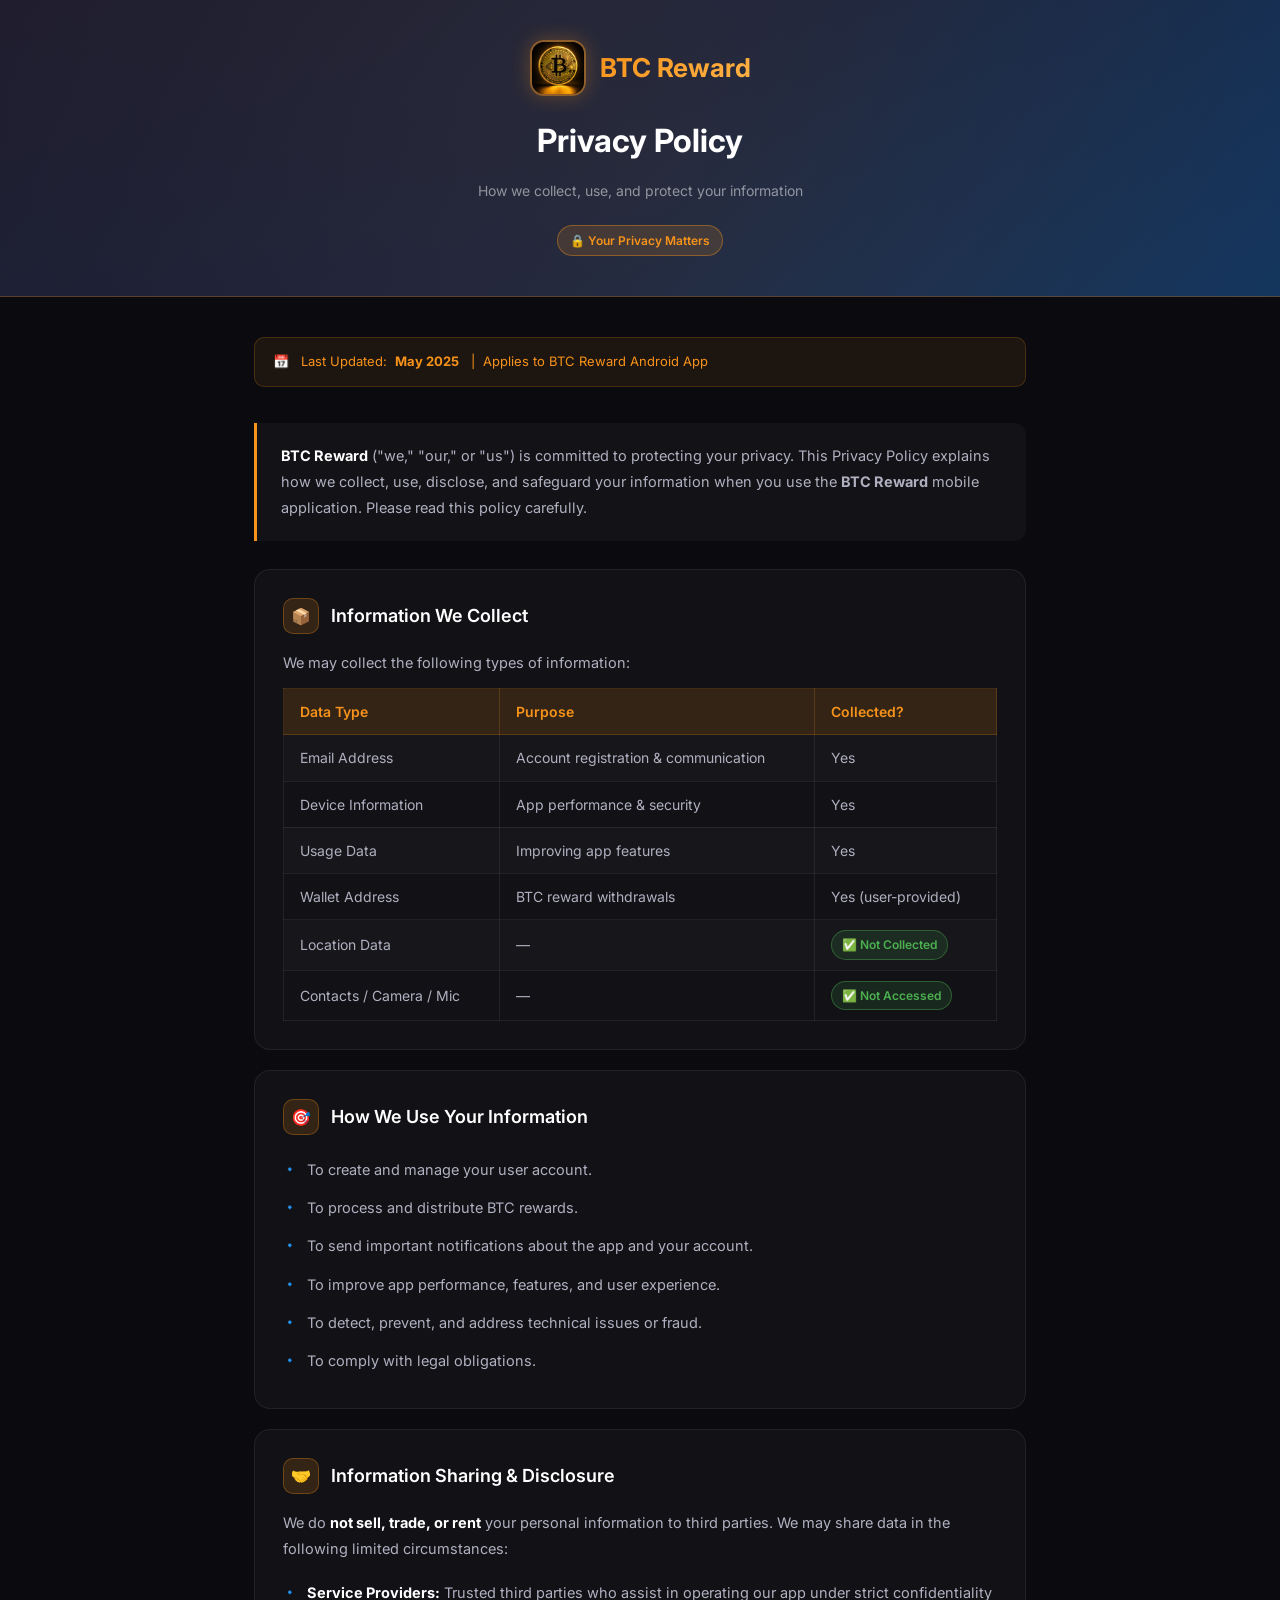
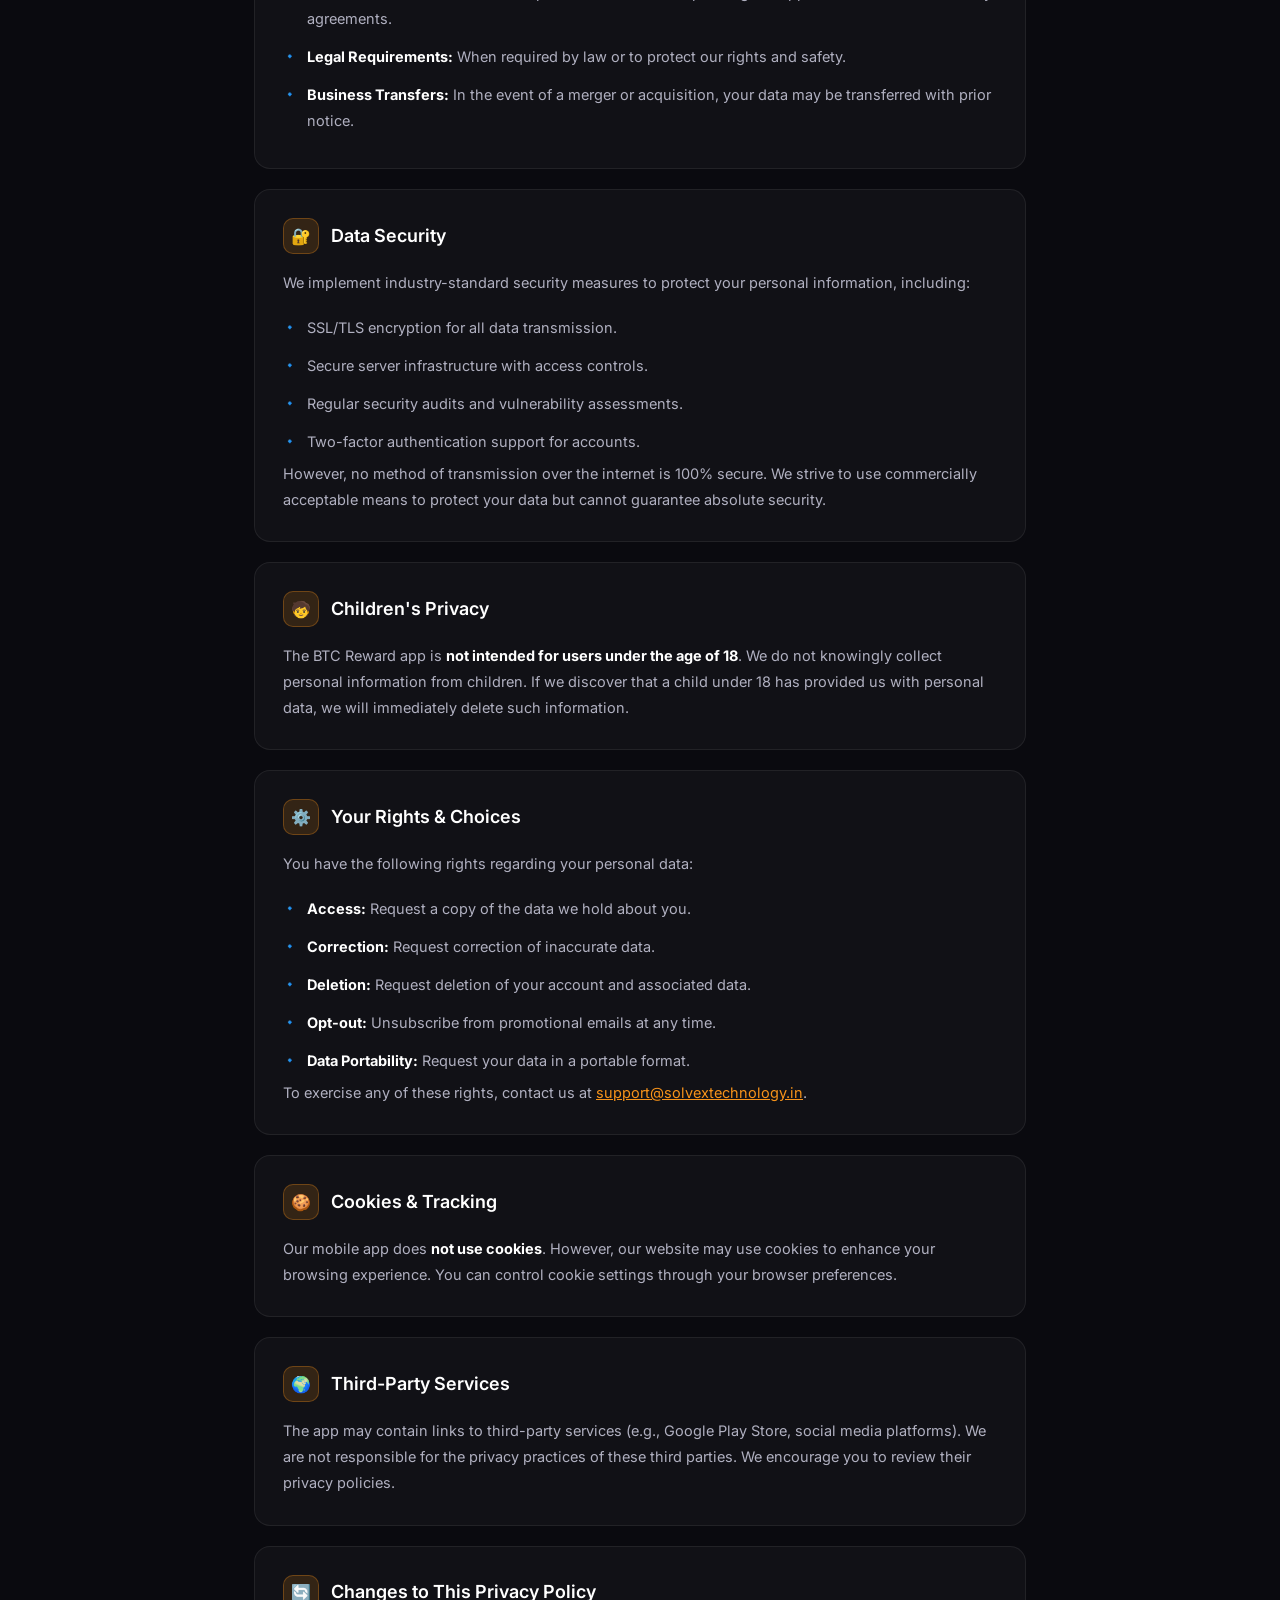
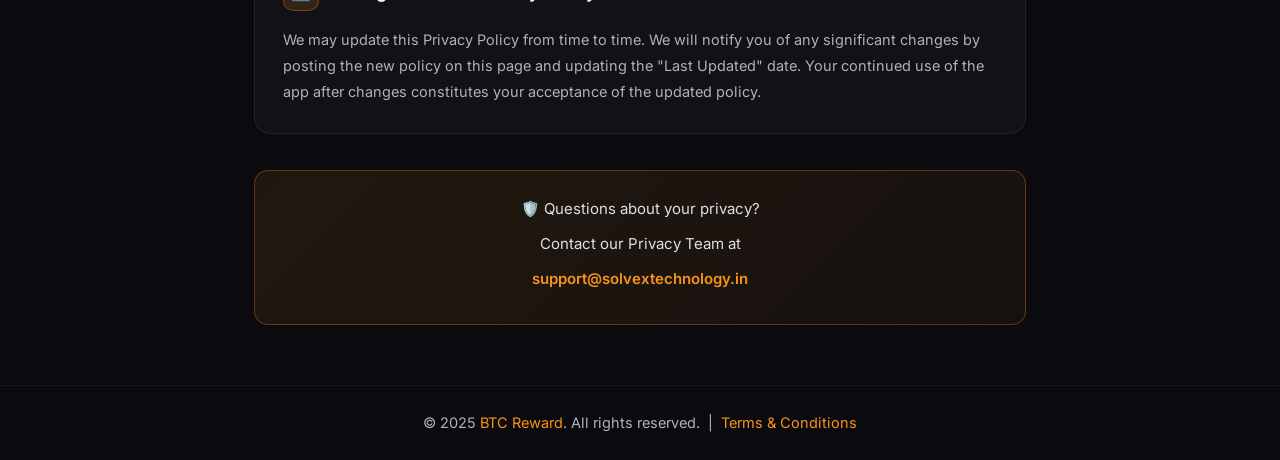
<file: app-privacy.html>
<!DOCTYPE html>
<html lang="en">

<head>
 <meta charset="UTF-8">
 <meta name="viewport" content="width=device-width, initial-scale=1.0">
 <title>Privacy Policy - BTC Reward App</title>
 <meta name="description" content="Privacy Policy for the BTC Reward App. Learn how we collect, use, and protect your data.">
 <meta name="robots" content="index, follow">
 <link rel="icon" type="image/png" href="App logo/new_logo_48x48.png">
 <link href="https://fonts.googleapis.com/css2?family=Inter:wght@300;400;500;600;700&display=swap" rel="stylesheet">
 <style>
 * {
 margin: 0;
 padding: 0;
 box-sizing: border-box;
 }

 body {
 font-family: 'Inter', sans-serif;
 background: #0a0a0f;
 color: #e0e0e0;
 line-height: 1.8;
 min-height: 100vh;
 }

 .header {
 background: linear-gradient(135deg, #1a1a2e 0%, #16213e 50%, #0f3460 100%);
 padding: 40px 20px;
 text-align: center;
 border-bottom: 1px solid rgba(247, 147, 26, 0.3);
 position: relative;
 overflow: hidden;
 }

 .header::before {
 content: '';
 position: absolute;
 top: -50%;
 left: -50%;
 width: 200%;
 height: 200%;
 background: radial-gradient(circle, rgba(247, 147, 26, 0.08) 0%, transparent 70%);
 animation: pulse 4s ease-in-out infinite;
 }

 @keyframes pulse {
 0%, 100% { transform: scale(1); opacity: 0.5; }
 50% { transform: scale(1.1); opacity: 1; }
 }

 .header-logo {
 display: flex;
 align-items: center;
 justify-content: center;
 gap: 14px;
 margin-bottom: 16px;
 position: relative;
 z-index: 1;
 }

 .header-logo img {
 width: 56px;
 height: 56px;
 border-radius: 14px;
 border: 2px solid rgba(247, 147, 26, 0.5);
 box-shadow: 0 0 20px rgba(247, 147, 26, 0.3);
 }

 .header-logo span {
 font-size: 26px;
 font-weight: 700;
 background: linear-gradient(135deg, #f7931a, #ffb347);
 -webkit-background-clip: text;
 -webkit-text-fill-color: transparent;
 background-clip: text;
 }

 .header h1 {
 font-size: 32px;
 font-weight: 700;
 color: #ffffff;
 position: relative;
 z-index: 1;
 margin-bottom: 8px;
 }

 .header .subtitle {
 color: rgba(255,255,255,0.5);
 font-size: 14px;
 position: relative;
 z-index: 1;
 }

 .badge {
 display: inline-block;
 background: rgba(247, 147, 26, 0.15);
 border: 1px solid rgba(247, 147, 26, 0.4);
 color: #f7931a;
 font-size: 12px;
 font-weight: 600;
 padding: 4px 12px;
 border-radius: 20px;
 margin-top: 10px;
 position: relative;
 z-index: 1;
 }

 .container {
 max-width: 820px;
 margin: 0 auto;
 padding: 40px 24px 60px;
 }

 .last-updated {
 background: rgba(247, 147, 26, 0.08);
 border: 1px solid rgba(247, 147, 26, 0.2);
 border-radius: 10px;
 padding: 12px 18px;
 font-size: 13px;
 color: #f7931a;
 margin-bottom: 36px;
 display: flex;
 align-items: center;
 gap: 8px;
 }

 .intro-box {
 background: rgba(255,255,255,0.03);
 border-left: 3px solid #f7931a;
 border-radius: 0 12px 12px 0;
 padding: 20px 24px;
 margin-bottom: 28px;
 color: #b0b0c0;
 font-size: 14.5px;
 }

 .section {
 background: rgba(255,255,255,0.03);
 border: 1px solid rgba(255,255,255,0.07);
 border-radius: 16px;
 padding: 28px;
 margin-bottom: 20px;
 transition: border-color 0.3s;
 }

 .section:hover {
 border-color: rgba(247, 147, 26, 0.25);
 }

 .section-icon {
 display: inline-flex;
 align-items: center;
 justify-content: center;
 width: 36px;
 height: 36px;
 background: rgba(247, 147, 26, 0.15);
 border: 1px solid rgba(247, 147, 26, 0.3);
 border-radius: 10px;
 font-size: 16px;
 margin-right: 12px;
 flex-shrink: 0;
 }

 .section-header {
 display: flex;
 align-items: center;
 margin-bottom: 16px;
 }

 h2 {
 font-size: 18px;
 font-weight: 600;
 color: #ffffff;
 }

 p {
 color: #b0b0c0;
 font-size: 14.5px;
 margin-bottom: 12px;
 }

 p:last-child { margin-bottom: 0; }

 ul {
 list-style: none;
 padding-left: 0;
 }

 ul li {
 color: #b0b0c0;
 font-size: 14.5px;
 padding: 6px 0 6px 24px;
 position: relative;
 }

 ul li::before {
 content: '🔹';
 position: absolute;
 left: 0;
 font-size: 11px;
 top: 9px;
 }

 .data-table {
 width: 100%;
 border-collapse: collapse;
 margin-top: 12px;
 font-size: 14px;
 }

 .data-table th {
 background: rgba(247, 147, 26, 0.15);
 color: #f7931a;
 padding: 10px 16px;
 text-align: left;
 font-weight: 600;
 border: 1px solid rgba(247,147,26,0.2);
 }

 .data-table td {
 padding: 10px 16px;
 border: 1px solid rgba(255,255,255,0.07);
 color: #b0b0c0;
 }

 .data-table tr:nth-child(even) td {
 background: rgba(255,255,255,0.02);
 }

 .no-data-badge {
 display: inline-block;
 background: rgba(76, 175, 80, 0.15);
 border: 1px solid rgba(76, 175, 80, 0.4);
 color: #4caf50;
 font-size: 12px;
 font-weight: 600;
 padding: 3px 10px;
 border-radius: 20px;
 }

 .contact-box {
 background: linear-gradient(135deg, rgba(247,147,26,0.1), rgba(247,147,26,0.05));
 border: 1px solid rgba(247,147,26,0.3);
 border-radius: 14px;
 padding: 24px;
 text-align: center;
 margin-top: 36px;
 }

 .contact-box p {
 margin-bottom: 8px;
 font-size: 15px;
 color: #e0e0e0;
 }

 .contact-box a {
 color: #f7931a;
 text-decoration: none;
 font-weight: 600;
 font-size: 15px;
 }

 .contact-box a:hover { text-decoration: underline; }

 footer {
 text-align: center;
 padding: 24px;
 color: rgba(255,255,255,0.3);
 font-size: 13px;
 border-top: 1px solid rgba(255,255,255,0.06);
 }

 footer a {
 color: #f7931a;
 text-decoration: none;
 }

 .highlight {
 color: #f7931a;
 font-weight: 600;
 }

 @media (max-width: 600px) {
 .header h1 { font-size: 24px; }
 .container { padding: 24px 16px 40px; }
 .section { padding: 20px; }
 .data-table { font-size: 12px; }
 .data-table th, .data-table td { padding: 8px 10px; }
 }
 </style>
</head>

<body>

 <div class="header">
 <div class="header-logo">
 <img src="App logo/new_logo_72x72.png" alt="BTC Reward Logo">
 <span>BTC Reward</span>
 </div>
 <h1>Privacy Policy</h1>
 <p class="subtitle">How we collect, use, and protect your information</p>
 <div class="badge">🔒 Your Privacy Matters</div>
 </div>

 <div class="container">

 <div class="last-updated">
 📅 &nbsp; Last Updated: <strong>May 2025</strong> &nbsp;|&nbsp; Applies to BTC Reward Android App
 </div>

 <div class="intro-box">
 <strong style="color:#fff;">BTC Reward</strong> ("we," "our," or "us") is committed to protecting your privacy. This Privacy Policy explains how we collect, use, disclose, and safeguard your information when you use the <strong>BTC Reward</strong> mobile application. Please read this policy carefully.
 </div>

 <div class="section">
 <div class="section-header">
 <span class="section-icon">📦</span>
 <h2>Information We Collect</h2>
 </div>
 <p>We may collect the following types of information:</p>
 <table class="data-table">
 <tr>
 <th>Data Type</th>
 <th>Purpose</th>
 <th>Collected?</th>
 </tr>
 <tr>
 <td>Email Address</td>
 <td>Account registration & communication</td>
 <td>Yes</td>
 </tr>
 <tr>
 <td>Device Information</td>
 <td>App performance & security</td>
 <td>Yes</td>
 </tr>
 <tr>
 <td>Usage Data</td>
 <td>Improving app features</td>
 <td>Yes</td>
 </tr>
 <tr>
 <td>Wallet Address</td>
 <td>BTC reward withdrawals</td>
 <td>Yes (user-provided)</td>
 </tr>
 <tr>
 <td>Location Data</td>
 <td>—</td>
 <td><span class="no-data-badge">✅ Not Collected</span></td>
 </tr>
 <tr>
 <td>Contacts / Camera / Mic</td>
 <td>—</td>
 <td><span class="no-data-badge">✅ Not Accessed</span></td>
 </tr>
 </table>
 </div>

 <div class="section">
 <div class="section-header">
 <span class="section-icon">🎯</span>
 <h2>How We Use Your Information</h2>
 </div>
 <ul>
 <li>To create and manage your user account.</li>
 <li>To process and distribute BTC rewards.</li>
 <li>To send important notifications about the app and your account.</li>
 <li>To improve app performance, features, and user experience.</li>
 <li>To detect, prevent, and address technical issues or fraud.</li>
 <li>To comply with legal obligations.</li>
 </ul>
 </div>

 <div class="section">
 <div class="section-header">
 <span class="section-icon">🤝</span>
 <h2>Information Sharing & Disclosure</h2>
 </div>
 <p>We do <strong style="color:#fff;">not sell, trade, or rent</strong> your personal information to third parties. We may share data in the following limited circumstances:</p>
 <ul>
 <li><strong style="color:#fff;">Service Providers:</strong> Trusted third parties who assist in operating our app under strict confidentiality agreements.</li>
 <li><strong style="color:#fff;">Legal Requirements:</strong> When required by law or to protect our rights and safety.</li>
 <li><strong style="color:#fff;">Business Transfers:</strong> In the event of a merger or acquisition, your data may be transferred with prior notice.</li>
 </ul>
 </div>

 <div class="section">
 <div class="section-header">
 <span class="section-icon">🔐</span>
 <h2>Data Security</h2>
 </div>
 <p>We implement industry-standard security measures to protect your personal information, including:</p>
 <ul>
 <li>SSL/TLS encryption for all data transmission.</li>
 <li>Secure server infrastructure with access controls.</li>
 <li>Regular security audits and vulnerability assessments.</li>
 <li>Two-factor authentication support for accounts.</li>
 </ul>
 <p>However, no method of transmission over the internet is 100% secure. We strive to use commercially acceptable means to protect your data but cannot guarantee absolute security.</p>
 </div>

 <div class="section">
 <div class="section-header">
 <span class="section-icon">🧒</span>
 <h2>Children's Privacy</h2>
 </div>
 <p>The BTC Reward app is <strong style="color:#fff;">not intended for users under the age of 18</strong>. We do not knowingly collect personal information from children. If we discover that a child under 18 has provided us with personal data, we will immediately delete such information.</p>
 </div>

 <div class="section">
 <div class="section-header">
 <span class="section-icon">⚙️</span>
 <h2>Your Rights & Choices</h2>
 </div>
 <p>You have the following rights regarding your personal data:</p>
 <ul>
 <li><strong style="color:#fff;">Access:</strong> Request a copy of the data we hold about you.</li>
 <li><strong style="color:#fff;">Correction:</strong> Request correction of inaccurate data.</li>
 <li><strong style="color:#fff;">Deletion:</strong> Request deletion of your account and associated data.</li>
 <li><strong style="color:#fff;">Opt-out:</strong> Unsubscribe from promotional emails at any time.</li>
 <li><strong style="color:#fff;">Data Portability:</strong> Request your data in a portable format.</li>
 </ul>
 <p>To exercise any of these rights, contact us at <a href="mailto:support@solvextechnology.in" style="color:#f7931a;">support@solvextechnology.in</a>.</p>
 </div>

 <div class="section">
 <div class="section-header">
 <span class="section-icon">🍪</span>
 <h2>Cookies & Tracking</h2>
 </div>
 <p>Our mobile app does <strong style="color:#fff;">not use cookies</strong>. However, our website may use cookies to enhance your browsing experience. You can control cookie settings through your browser preferences.</p>
 </div>

 <div class="section">
 <div class="section-header">
 <span class="section-icon">🌍</span>
 <h2>Third-Party Services</h2>
 </div>
 <p>The app may contain links to third-party services (e.g., Google Play Store, social media platforms). We are not responsible for the privacy practices of these third parties. We encourage you to review their privacy policies.</p>
 </div>

 <div class="section">
 <div class="section-header">
 <span class="section-icon">🔄</span>
 <h2>Changes to This Privacy Policy</h2>
 </div>
 <p>We may update this Privacy Policy from time to time. We will notify you of any significant changes by posting the new policy on this page and updating the "Last Updated" date. Your continued use of the app after changes constitutes your acceptance of the updated policy.</p>
 </div>

 <div class="contact-box">
 <p>🛡️ Questions about your privacy?</p>
 <p>Contact our Privacy Team at</p>
 <p><a href="mailto:support@solvextechnology.in">support@solvextechnology.in</a></p>
 </div>

 </div>

 <footer>
 <p>&copy; 2025 <a href="index.html">BTC Reward</a>. All rights reserved. &nbsp;|&nbsp; <a href="app-terms.html">Terms & Conditions</a></p>
 </footer>

</body>
</html>
</file>
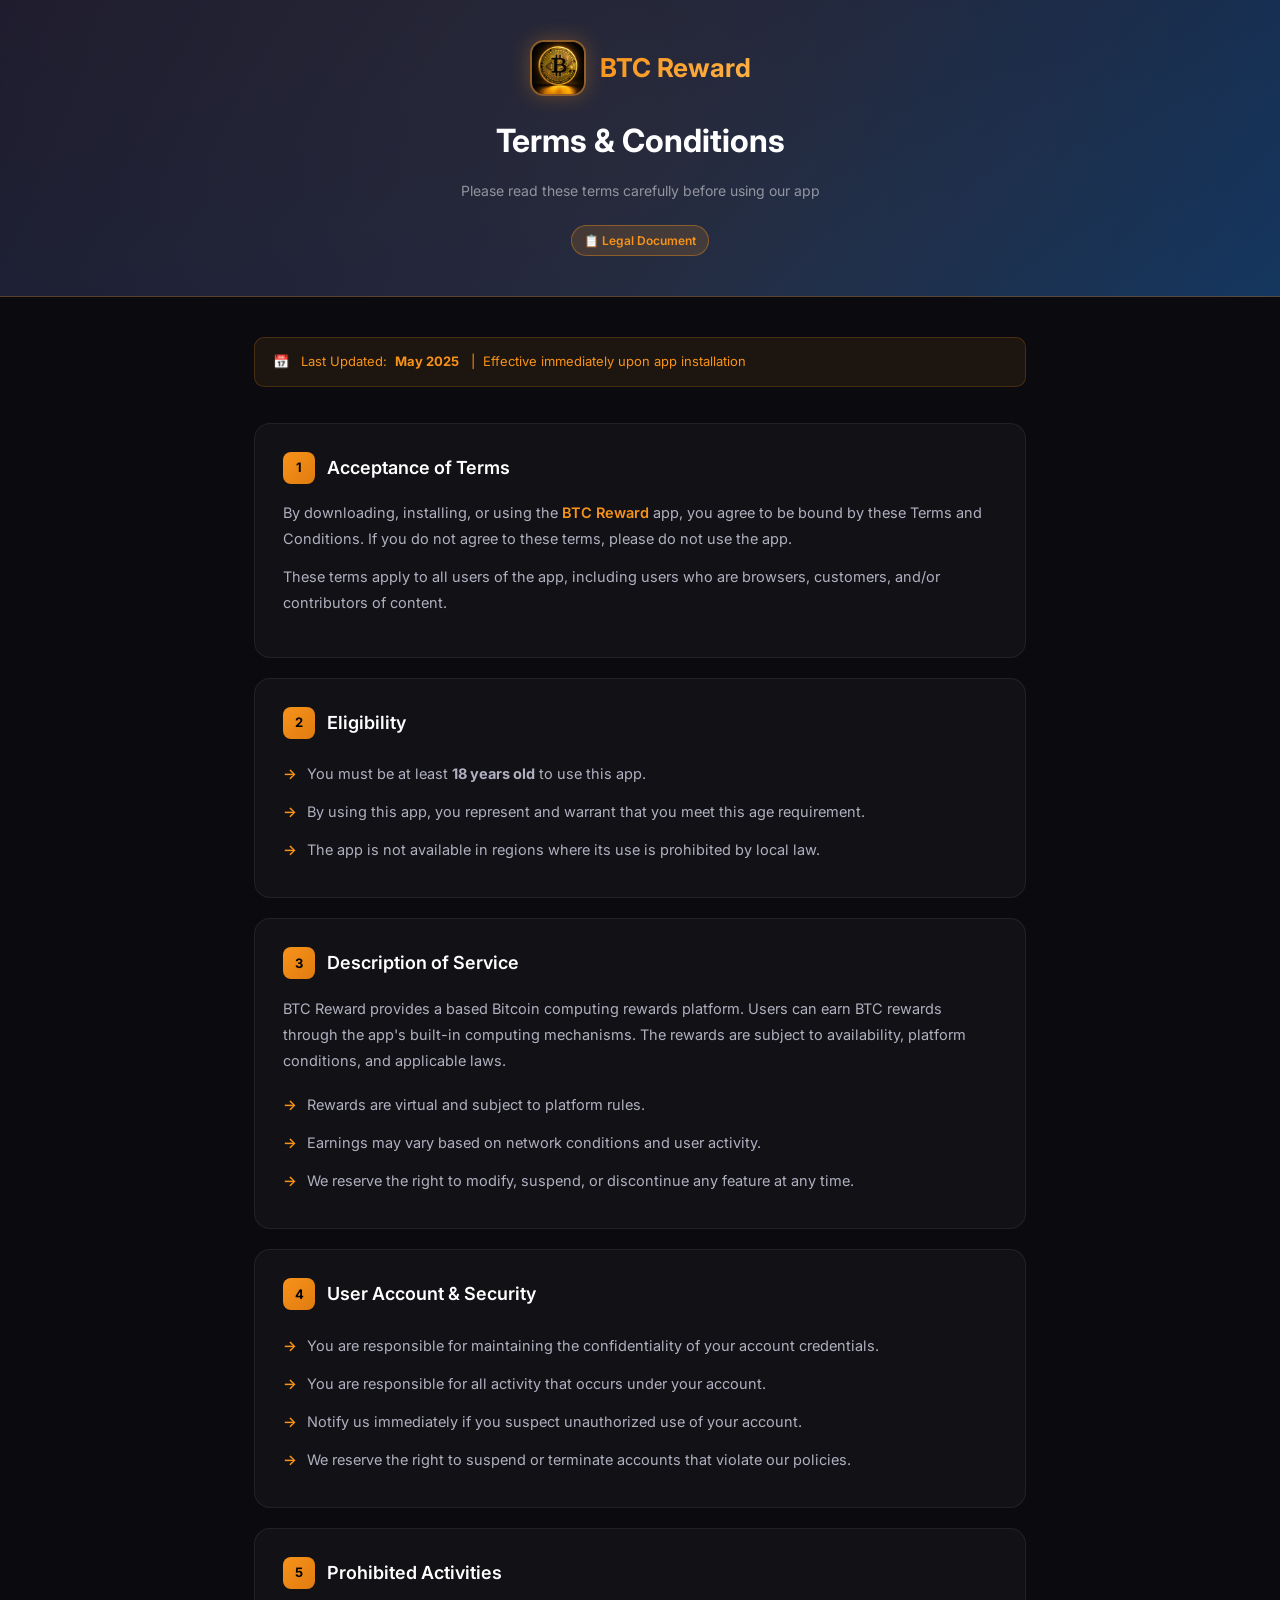
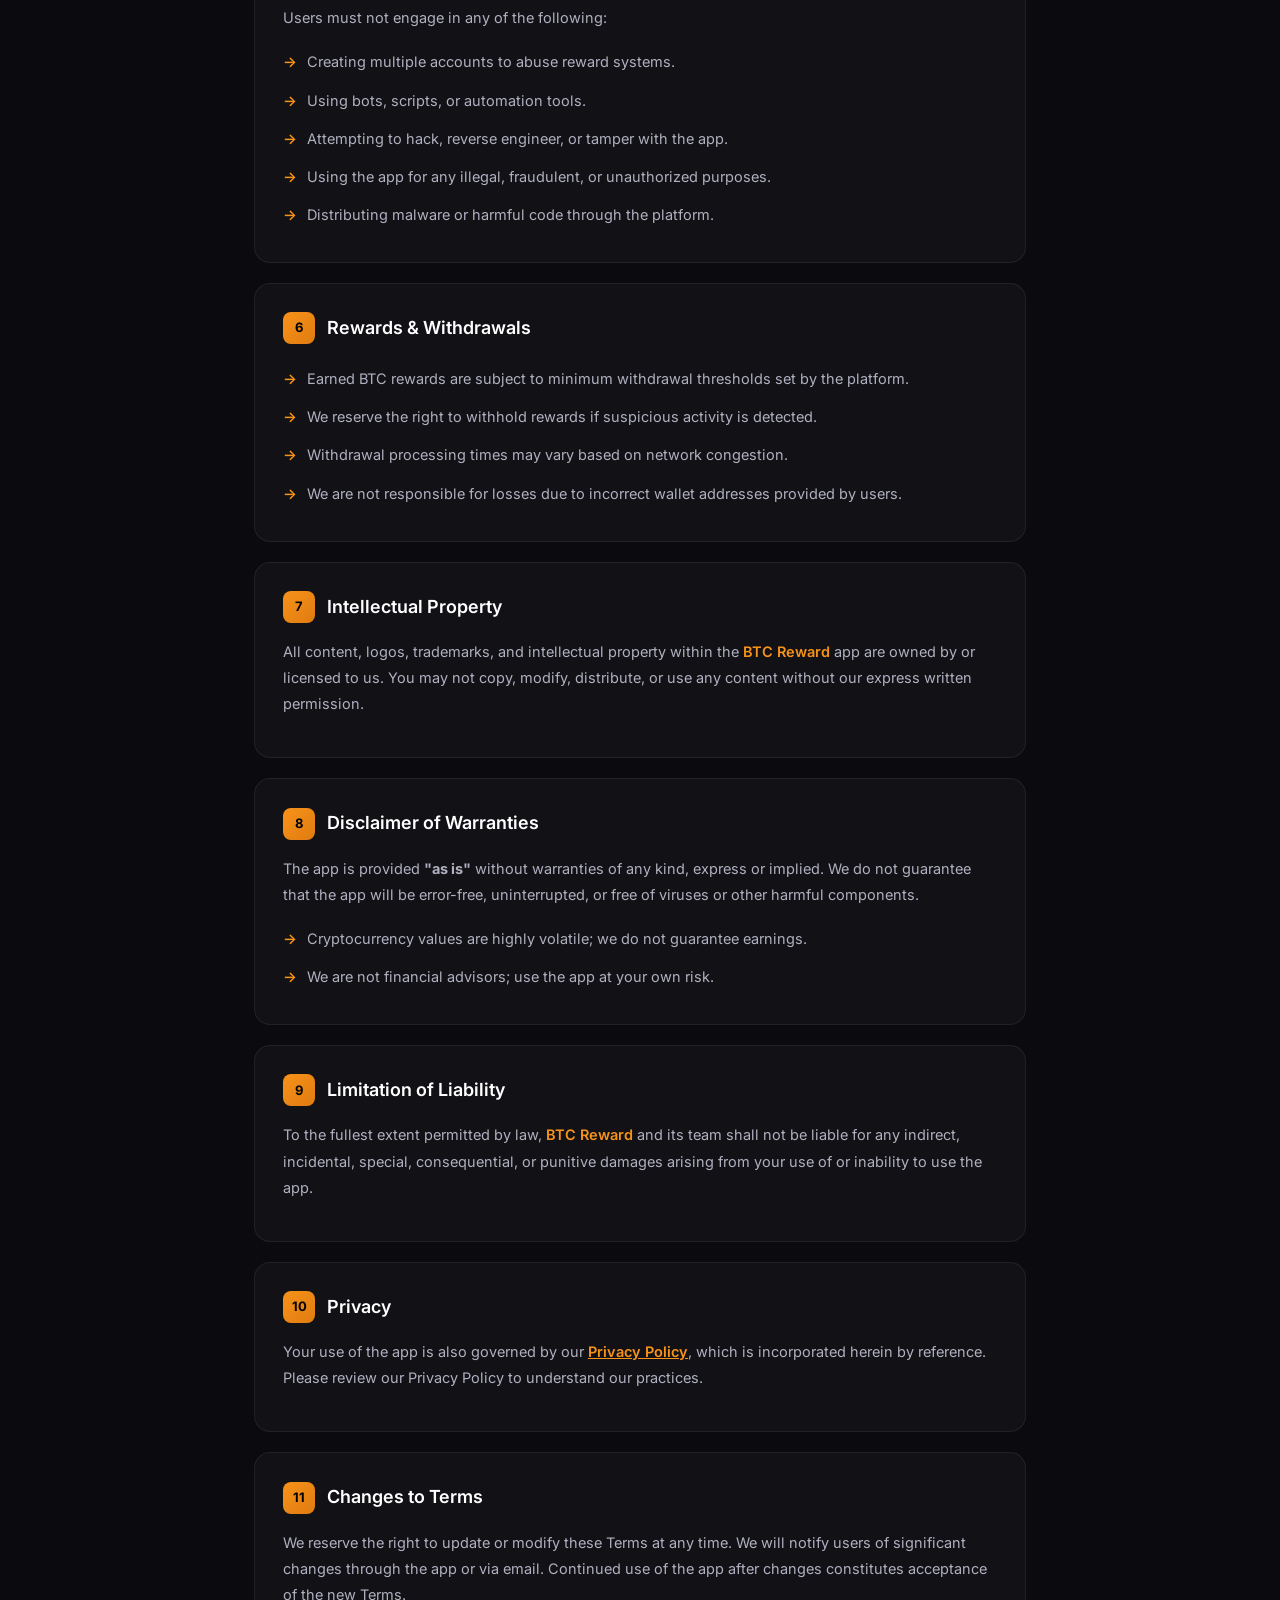
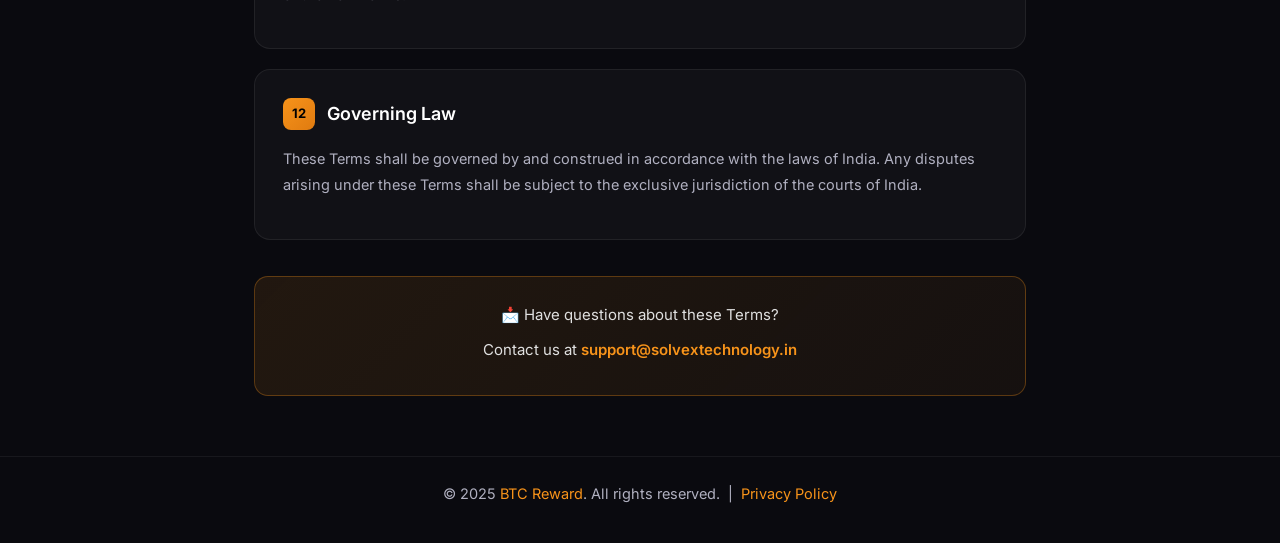
<file: app-terms.html>
<!DOCTYPE html>
<html lang="en">

<head>
 <meta charset="UTF-8">
 <meta name="viewport" content="width=device-width, initial-scale=1.0">
 <title>Terms & Conditions - BTC Reward App</title>
 <meta name="description" content="Terms and Conditions for the BTC Reward App. Please read carefully before using our app.">
 <meta name="robots" content="index, follow">
 <link rel="icon" type="image/png" href="App logo/new_logo_48x48.png">
 <link href="https://fonts.googleapis.com/css2?family=Inter:wght@300;400;500;600;700&display=swap" rel="stylesheet">
 <style>
 * {
 margin: 0;
 padding: 0;
 box-sizing: border-box;
 }

 body {
 font-family: 'Inter', sans-serif;
 background: #0a0a0f;
 color: #e0e0e0;
 line-height: 1.8;
 min-height: 100vh;
 }

 .header {
 background: linear-gradient(135deg, #1a1a2e 0%, #16213e 50%, #0f3460 100%);
 padding: 40px 20px;
 text-align: center;
 border-bottom: 1px solid rgba(247, 147, 26, 0.3);
 position: relative;
 overflow: hidden;
 }

 .header::before {
 content: '';
 position: absolute;
 top: -50%;
 left: -50%;
 width: 200%;
 height: 200%;
 background: radial-gradient(circle, rgba(247, 147, 26, 0.08) 0%, transparent 70%);
 animation: pulse 4s ease-in-out infinite;
 }

 @keyframes pulse {
 0%, 100% { transform: scale(1); opacity: 0.5; }
 50% { transform: scale(1.1); opacity: 1; }
 }

 .header-logo {
 display: flex;
 align-items: center;
 justify-content: center;
 gap: 14px;
 margin-bottom: 16px;
 position: relative;
 z-index: 1;
 }

 .header-logo img {
 width: 56px;
 height: 56px;
 border-radius: 14px;
 border: 2px solid rgba(247, 147, 26, 0.5);
 box-shadow: 0 0 20px rgba(247, 147, 26, 0.3);
 }

 .header-logo span {
 font-size: 26px;
 font-weight: 700;
 background: linear-gradient(135deg, #f7931a, #ffb347);
 -webkit-background-clip: text;
 -webkit-text-fill-color: transparent;
 background-clip: text;
 }

 .header h1 {
 font-size: 32px;
 font-weight: 700;
 color: #ffffff;
 position: relative;
 z-index: 1;
 margin-bottom: 8px;
 }

 .header .subtitle {
 color: rgba(255,255,255,0.5);
 font-size: 14px;
 position: relative;
 z-index: 1;
 }

 .badge {
 display: inline-block;
 background: rgba(247, 147, 26, 0.15);
 border: 1px solid rgba(247, 147, 26, 0.4);
 color: #f7931a;
 font-size: 12px;
 font-weight: 600;
 padding: 4px 12px;
 border-radius: 20px;
 margin-top: 10px;
 position: relative;
 z-index: 1;
 }

 .container {
 max-width: 820px;
 margin: 0 auto;
 padding: 40px 24px 60px;
 }

 .last-updated {
 background: rgba(247, 147, 26, 0.08);
 border: 1px solid rgba(247, 147, 26, 0.2);
 border-radius: 10px;
 padding: 12px 18px;
 font-size: 13px;
 color: #f7931a;
 margin-bottom: 36px;
 display: flex;
 align-items: center;
 gap: 8px;
 }

 .section {
 background: rgba(255,255,255,0.03);
 border: 1px solid rgba(255,255,255,0.07);
 border-radius: 16px;
 padding: 28px;
 margin-bottom: 20px;
 transition: border-color 0.3s;
 }

 .section:hover {
 border-color: rgba(247, 147, 26, 0.25);
 }

 .section-number {
 display: inline-flex;
 align-items: center;
 justify-content: center;
 width: 32px;
 height: 32px;
 background: linear-gradient(135deg, #f7931a, #e07b10);
 border-radius: 8px;
 font-size: 13px;
 font-weight: 700;
 color: #000;
 margin-right: 12px;
 flex-shrink: 0;
 }

 .section-header {
 display: flex;
 align-items: center;
 margin-bottom: 16px;
 }

 h2 {
 font-size: 18px;
 font-weight: 600;
 color: #ffffff;
 }

 p {
 color: #b0b0c0;
 font-size: 14.5px;
 margin-bottom: 12px;
 }

 ul {
 list-style: none;
 padding-left: 0;
 }

 ul li {
 color: #b0b0c0;
 font-size: 14.5px;
 padding: 6px 0 6px 24px;
 position: relative;
 }

 ul li::before {
 content: '→';
 position: absolute;
 left: 0;
 color: #f7931a;
 font-weight: 600;
 }

 .contact-box {
 background: linear-gradient(135deg, rgba(247,147,26,0.1), rgba(247,147,26,0.05));
 border: 1px solid rgba(247,147,26,0.3);
 border-radius: 14px;
 padding: 24px;
 text-align: center;
 margin-top: 36px;
 }

 .contact-box p {
 margin-bottom: 8px;
 font-size: 15px;
 color: #e0e0e0;
 }

 .contact-box a {
 color: #f7931a;
 text-decoration: none;
 font-weight: 600;
 font-size: 15px;
 }

 .contact-box a:hover {
 text-decoration: underline;
 }

 footer {
 text-align: center;
 padding: 24px;
 color: rgba(255,255,255,0.3);
 font-size: 13px;
 border-top: 1px solid rgba(255,255,255,0.06);
 }

 footer a {
 color: #f7931a;
 text-decoration: none;
 }

 .highlight {
 color: #f7931a;
 font-weight: 600;
 }

 @media (max-width: 600px) {
 .header h1 { font-size: 24px; }
 .container { padding: 24px 16px 40px; }
 .section { padding: 20px; }
 }
 </style>
</head>

<body>

 <div class="header">
 <div class="header-logo">
 <img src="App logo/new_logo_72x72.png" alt="BTC Reward Logo">
 <span>BTC Reward</span>
 </div>
 <h1>Terms & Conditions</h1>
 <p class="subtitle">Please read these terms carefully before using our app</p>
 <div class="badge">📋 Legal Document</div>
 </div>

 <div class="container">

 <div class="last-updated">
 📅 &nbsp; Last Updated: <strong>May 2025</strong> &nbsp;|&nbsp; Effective immediately upon app installation
 </div>

 <div class="section">
 <div class="section-header">
 <span class="section-number">1</span>
 <h2>Acceptance of Terms</h2>
 </div>
 <p>By downloading, installing, or using the <span class="highlight">BTC Reward</span> app, you agree to be bound by these Terms and Conditions. If you do not agree to these terms, please do not use the app.</p>
 <p>These terms apply to all users of the app, including users who are browsers, customers, and/or contributors of content.</p>
 </div>

 <div class="section">
 <div class="section-header">
 <span class="section-number">2</span>
 <h2>Eligibility</h2>
 </div>
 <ul>
 <li>You must be at least <strong>18 years old</strong> to use this app.</li>
 <li>By using this app, you represent and warrant that you meet this age requirement.</li>
 <li>The app is not available in regions where its use is prohibited by local law.</li>
 </ul>
 </div>

 <div class="section">
 <div class="section-header">
 <span class="section-number">3</span>
 <h2>Description of Service</h2>
 </div>
 <p>BTC Reward provides a based Bitcoin computing rewards platform. Users can earn BTC rewards through the app's built-in computing mechanisms. The rewards are subject to availability, platform conditions, and applicable laws.</p>
 <ul>
 <li>Rewards are virtual and subject to platform rules.</li>
 <li>Earnings may vary based on network conditions and user activity.</li>
 <li>We reserve the right to modify, suspend, or discontinue any feature at any time.</li>
 </ul>
 </div>

 <div class="section">
 <div class="section-header">
 <span class="section-number">4</span>
 <h2>User Account & Security</h2>
 </div>
 <ul>
 <li>You are responsible for maintaining the confidentiality of your account credentials.</li>
 <li>You are responsible for all activity that occurs under your account.</li>
 <li>Notify us immediately if you suspect unauthorized use of your account.</li>
 <li>We reserve the right to suspend or terminate accounts that violate our policies.</li>
 </ul>
 </div>

 <div class="section">
 <div class="section-header">
 <span class="section-number">5</span>
 <h2>Prohibited Activities</h2>
 </div>
 <p>Users must not engage in any of the following:</p>
 <ul>
 <li>Creating multiple accounts to abuse reward systems.</li>
 <li>Using bots, scripts, or automation tools.</li>
 <li>Attempting to hack, reverse engineer, or tamper with the app.</li>
 <li>Using the app for any illegal, fraudulent, or unauthorized purposes.</li>
 <li>Distributing malware or harmful code through the platform.</li>
 </ul>
 </div>

 <div class="section">
 <div class="section-header">
 <span class="section-number">6</span>
 <h2>Rewards & Withdrawals</h2>
 </div>
 <ul>
 <li>Earned BTC rewards are subject to minimum withdrawal thresholds set by the platform.</li>
 <li>We reserve the right to withhold rewards if suspicious activity is detected.</li>
 <li>Withdrawal processing times may vary based on network congestion.</li>
 <li>We are not responsible for losses due to incorrect wallet addresses provided by users.</li>
 </ul>
 </div>

 <div class="section">
 <div class="section-header">
 <span class="section-number">7</span>
 <h2>Intellectual Property</h2>
 </div>
 <p>All content, logos, trademarks, and intellectual property within the <span class="highlight">BTC Reward</span> app are owned by or licensed to us. You may not copy, modify, distribute, or use any content without our express written permission.</p>
 </div>

 <div class="section">
 <div class="section-header">
 <span class="section-number">8</span>
 <h2>Disclaimer of Warranties</h2>
 </div>
 <p>The app is provided <strong>"as is"</strong> without warranties of any kind, express or implied. We do not guarantee that the app will be error-free, uninterrupted, or free of viruses or other harmful components.</p>
 <ul>
 <li>Cryptocurrency values are highly volatile; we do not guarantee earnings.</li>
 <li>We are not financial advisors; use the app at your own risk.</li>
 </ul>
 </div>

 <div class="section">
 <div class="section-header">
 <span class="section-number">9</span>
 <h2>Limitation of Liability</h2>
 </div>
 <p>To the fullest extent permitted by law, <span class="highlight">BTC Reward</span> and its team shall not be liable for any indirect, incidental, special, consequential, or punitive damages arising from your use of or inability to use the app.</p>
 </div>

 <div class="section">
 <div class="section-header">
 <span class="section-number">10</span>
 <h2>Privacy</h2>
 </div>
 <p>Your use of the app is also governed by our <a href="app-privacy.html" style="color:#f7931a; font-weight:600;">Privacy Policy</a>, which is incorporated herein by reference. Please review our Privacy Policy to understand our practices.</p>
 </div>

 <div class="section">
 <div class="section-header">
 <span class="section-number">11</span>
 <h2>Changes to Terms</h2>
 </div>
 <p>We reserve the right to update or modify these Terms at any time. We will notify users of significant changes through the app or via email. Continued use of the app after changes constitutes acceptance of the new Terms.</p>
 </div>

 <div class="section">
 <div class="section-header">
 <span class="section-number">12</span>
 <h2>Governing Law</h2>
 </div>
 <p>These Terms shall be governed by and construed in accordance with the laws of India. Any disputes arising under these Terms shall be subject to the exclusive jurisdiction of the courts of India.</p>
 </div>

 <div class="contact-box">
 <p>📩 Have questions about these Terms?</p>
 <p>Contact us at <a href="mailto:support@solvextechnology.in">support@solvextechnology.in</a></p>
 </div>

 </div>

 <footer>
 <p>&copy; 2025 <a href="index.html">BTC Reward</a>. All rights reserved. &nbsp;|&nbsp; <a href="app-privacy.html">Privacy Policy</a></p>
 </footer>

</body>
</html>
</file>
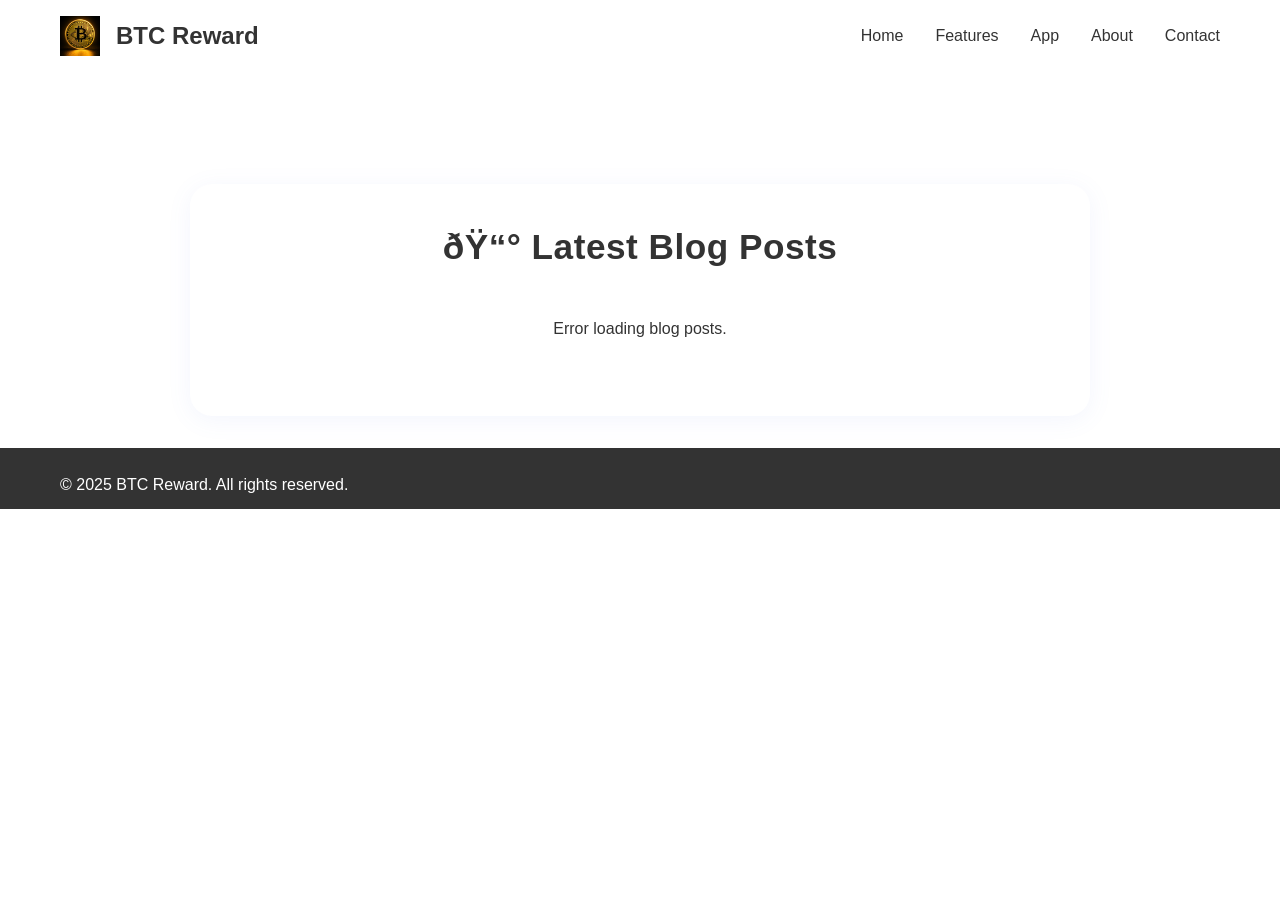
<file: blog.html>
﻿<!DOCTYPE html>
<html lang="en">

<head>
 <meta charset="UTF-8" />
 <meta name="viewport" content="width=device-width, initial-scale=1.0" />
 <title>Blog | BTC Reward</title>
 <link rel="stylesheet" href="styles.css" />
 <link rel="icon" href="App logo/new_logo_48x48.png" />
</head>

<body>
 <header>
 <nav class="navbar">
 <div class="nav-container">
 <a href="index.html" class="nav-logo">
 <img src="App logo/new_logo_72x72.png" alt="Logo" class="site-logo" />
 <span>BTC Reward</span>
 </a>
 <ul class="nav-menu">
 <li><a href="index.html#home">Home</a></li>
 <li><a href="index.html#features">Features</a></li>
 <li><a href="index.html#app">App</a></li>
 <li><a href="index.html#about">About</a></li>
 <li><a href="index.html#contact">Contact</a></li>
 </ul>
 </div>
 </nav>
 </header>

 <main class="blog-main">
 <section class="blog-section">
 <h1 class="blog-title">ðŸ“° Latest Blog Posts</h1>
 <div id="blogger-feed">Loading posts...</div>
 <div class="load-more-container">
 <button id="load-more-btn" class="load-more-btn d-none">Load More Posts</button>
 </div>
 </section>
 </main>

 <footer class="footer">
 <div class="container">
 <p>&copy; 2025 BTC Reward. All rights reserved.</p>
 </div>
 </footer>

 <!-- Blog Fetch Script (JSON + CORS Proxy Safe) -->
 <script>
 const feedDiv = document.getElementById('blogger-feed');
 const loadMoreBtn = document.getElementById('load-more-btn');

 let currentPage = 1;
 const postsPerPage = 5;
 let allPosts = [];

 async function loadBlogPosts(page = 1) {
 try {
 if (page === 1) {
 feedDiv.innerHTML = 'Loading posts...';
 loadMoreBtn.classList.add('d-none');
 }

                const url = 'https://api.allorigins.win/raw?url=' + encodeURIComponent('https://bitcoincloudminingformobile.blogspot.com/feeds/posts/default?alt=json&max-results=50&start-index=' + ((page - 1) * postsPerPage + 1));

 const response = await fetch(url);
 const data = await response.json();
 const posts = data.feed.entry;

 if (!posts || posts.length === 0) {
 if (page === 1) {
 feedDiv.innerHTML = '<p>No blog posts found.</p>';
 }
 loadMoreBtn.classList.add('d-none');
 return;
 }

 if (page === 1) {
 feedDiv.innerHTML = '';
 allPosts = [];
 }

 posts.forEach(post => {
 const title = post.title.$t;
 const link = post.link.find(l => l.rel === 'alternate').href;
 const pubDate = new Date(post.published.$t).toLocaleDateString();
 const content = post.content?.$t || '';
 const cleanDesc = content.replace(/<[^>]*>/g, '').substring(0, 150);

 const postCard = `
 <div class="blog-card">
 <h3><a href="${link}" target="_blank" rel="noopener">${title}</a></h3>
 <div class="blog-meta">${pubDate}</div>
 <p>${cleanDesc}...</p>
 <a href="${link}" target="_blank" rel="noopener" class="read-more">Read on Blogger</a>
 </div>
 `;
 feedDiv.innerHTML += postCard;
 allPosts.push(post);
 });

 // Show load more button if there might be more posts
 if (posts.length >= postsPerPage) {
 loadMoreBtn.classList.remove('d-none');
 loadMoreBtn.textContent = 'Load More Posts';
 } else {
 loadMoreBtn.classList.add('d-none');
 }

 } catch (err) {
 console.error('Failed to load blog:', err);
 if (page === 1) {
 feedDiv.innerHTML = '<p>Error loading blog posts.</p>';
 }
 loadMoreBtn.classList.add('d-none');
 }
 }

 // Load more button click handler
 loadMoreBtn.addEventListener('click', () => {
 currentPage++;
 loadMoreBtn.textContent = 'Loading...';
 loadMoreBtn.disabled = true;
 loadBlogPosts(currentPage).then(() => {
 loadMoreBtn.disabled = false;
 });
 });

 // Initial load
 loadBlogPosts(1);
 </script>
</body>

</html>
</file>
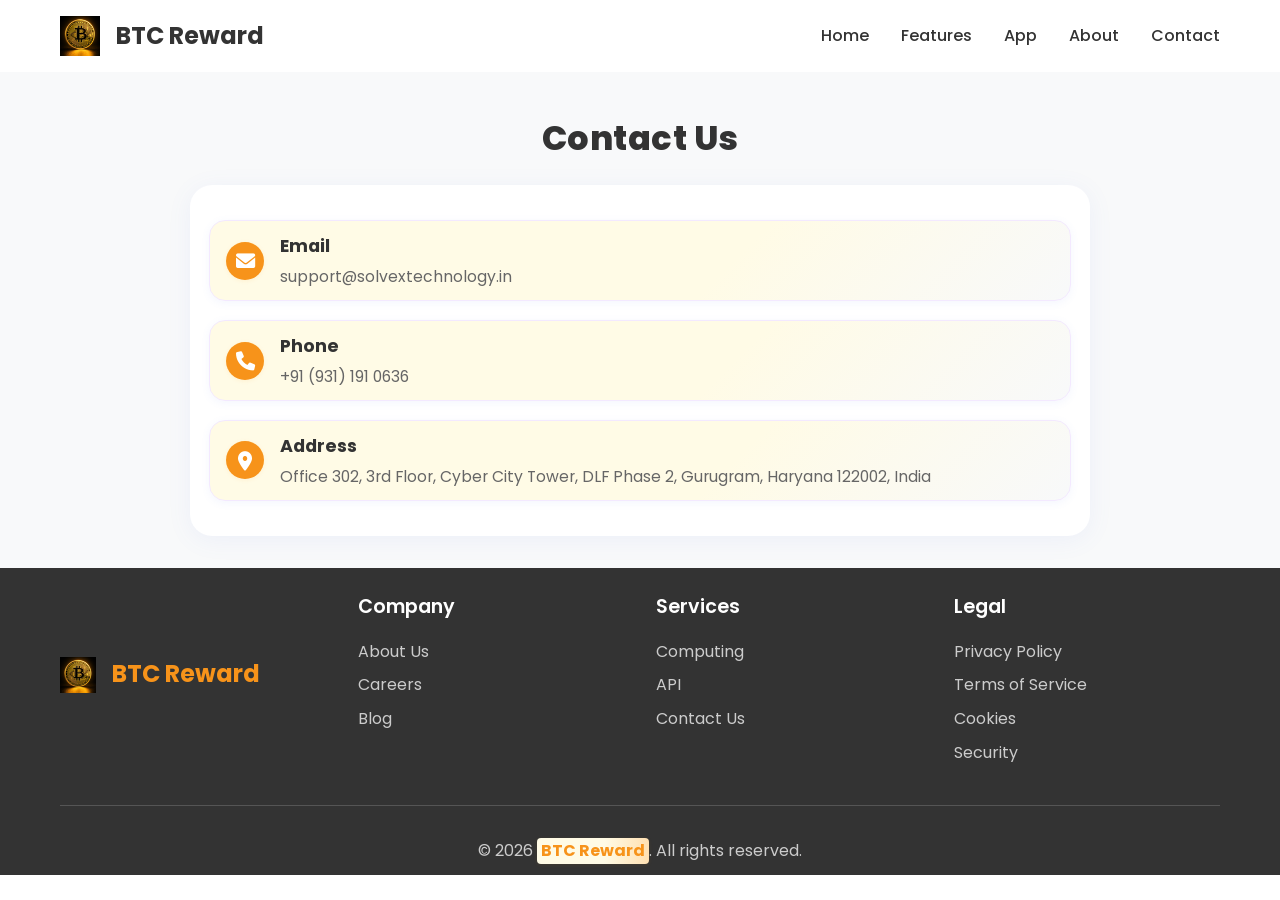
<file: contact.html>
﻿<!DOCTYPE html>
<html lang="en">

<head>
 <meta charset="UTF-8">
 <meta name="viewport" content="width=device-width, initial-scale=1.0">
 <title>Contact Us | BTC Reward</title>
 <meta name="description"
 content="Contact BTC Reward for support, queries, and business inquiries. Email, phone, and office address provided.">
 <link rel="stylesheet" href="styles.css">
 <link href="https://fonts.googleapis.com/css2?family=Poppins:wght@300;400;500;600;700&display=swap"
 rel="stylesheet">
    <link rel="stylesheet" href="https://cdnjs.cloudflare.com/ajax/libs/font-awesome/6.0.0/css/all.min.css">
 <link rel="icon" type="image/png" href="App logo/new_logo_48x48.png">
</head>

<body>
 <!-- Header/Navbar -->
 <nav class="navbar">
 <div class="nav-container">
 <div class="nav-logo">
 <a href="index.html" class="nav-logo">
 <img src="App logo/new_logo_72x72.png" alt="BTC Reward Logo" class="site-logo">
 <span>BTC Reward</span>
 </a>
 </div>
 <ul class="nav-menu">
 <li><a href="index.html#home">Home</a></li>
 <li><a href="index.html#features">Features</a></li>
 <li><a href="index.html#app">App</a></li>
 <li><a href="index.html#about">About</a></li>
 <li><a href="index.html#contact" class="active">Contact</a></li>
 </ul>
 <div class="hamburger">
 <span></span>
 <span></span>
 <span></span>
 </div>
 </div>
 </nav>

 <!-- Contact Us Section -->
 <section class="contact">
 <div class="container">
 <h2 class="contact-title">Contact Us</h2>
 <div class="contact-content">
 <div class="contact-info">
 <div class="contact-item">
 <i class="fas fa-envelope"></i>
 <div>
 <h4>Email</h4>
 <p>support@solvextechnology.in</p>
 </div>
 </div>
 <div class="contact-item">
 <i class="fas fa-phone"></i>
 <div>
 <h4>Phone</h4>
 <p>+91 (931) 191 0636</p>
 </div>
 </div>
 <div class="contact-item">
 <i class="fas fa-map-marker-alt"></i>
 <div>
 <h4>Address</h4>
 <p>Office 302, 3rd Floor, Cyber City Tower, DLF Phase 2, Gurugram, Haryana 122002, India</p>
 </div>
 </div>
 </div>
 </div>
 </div>
 </section>

 <!-- Footer -->
 <footer class="footer">
 <div class="container">
 <div class="footer-content">
 <div class="footer-section footer-logo">
 <a href="index.html" class="nav-logo">
 <img src="App logo/new_logo_72x72.png" alt="BTC Reward Logo" class="site-logo">
 <span>BTC Reward</span>
 </a>
 </div>
 <div class="footer-section">
 <h4>Company</h4>
 <ul>
 <li><a href="index.html#about">About Us</a></li>
 <li><a href="careers.html">Careers</a></li>
 <li><a href="blog.html">Blog</a></li>
 </ul>
 </div>
 <div class="footer-section">
 <h4>Services</h4>
 <ul>
 <li><a href="computing.html">Computing</a></li>
 <li><a href="api.html">API</a></li>
 <li><a href="contact.html" class="active">Contact Us</a></li>
 </ul>
 </div>
 <div class="footer-section">
 <h4>Legal</h4>
 <ul>
 <li><a href="privacy-policy.html">Privacy Policy</a></li>
 <li><a href="terms-of-service.html">Terms of Service</a></li>
 <li><a href="cookies.html">Cookies</a></li>
 <li><a href="security.html">Security</a></li>
 </ul>
 </div>
 </div>
 <div class="footer-bottom">
 <p>&copy; 2026 <span class="highlight">BTC Reward</span>. All rights reserved.</p>
 </div>
 </div>
 </footer>
 <script src="script.js"></script>
</body>

</html>
</file>
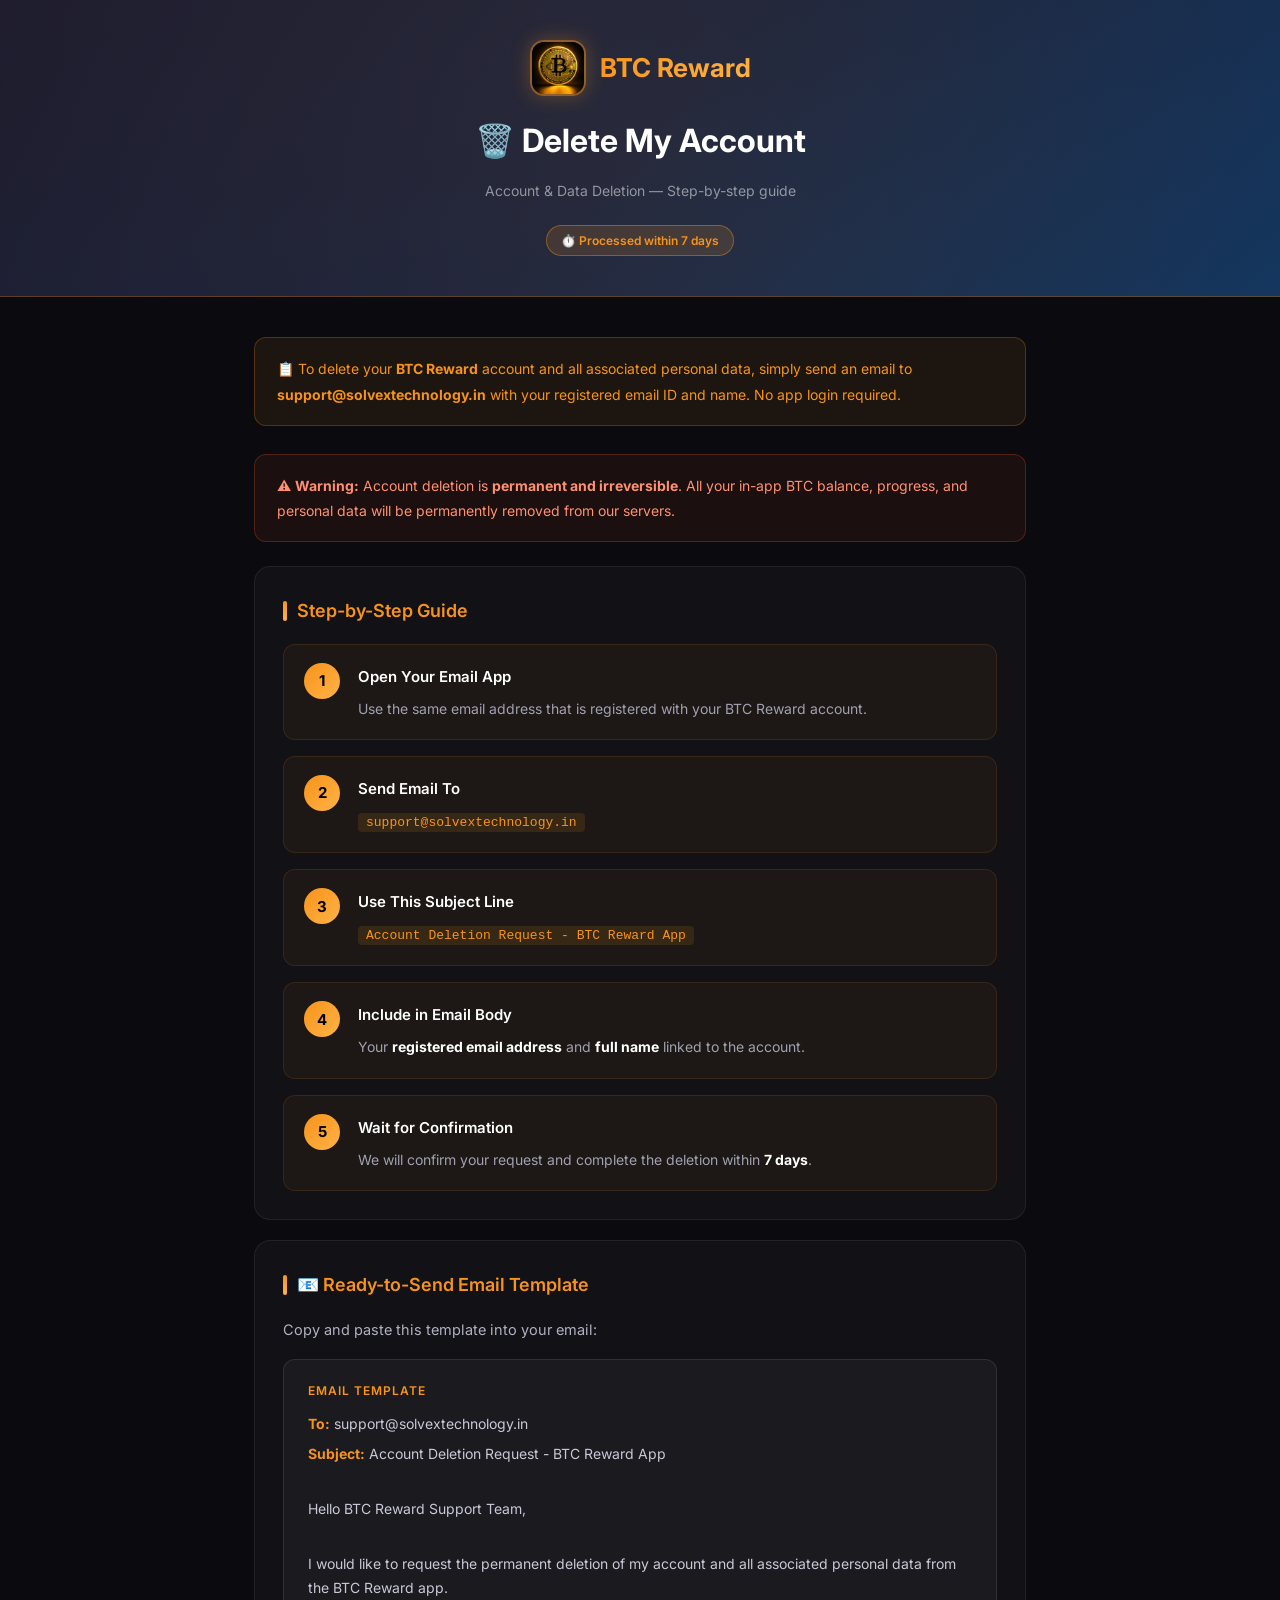
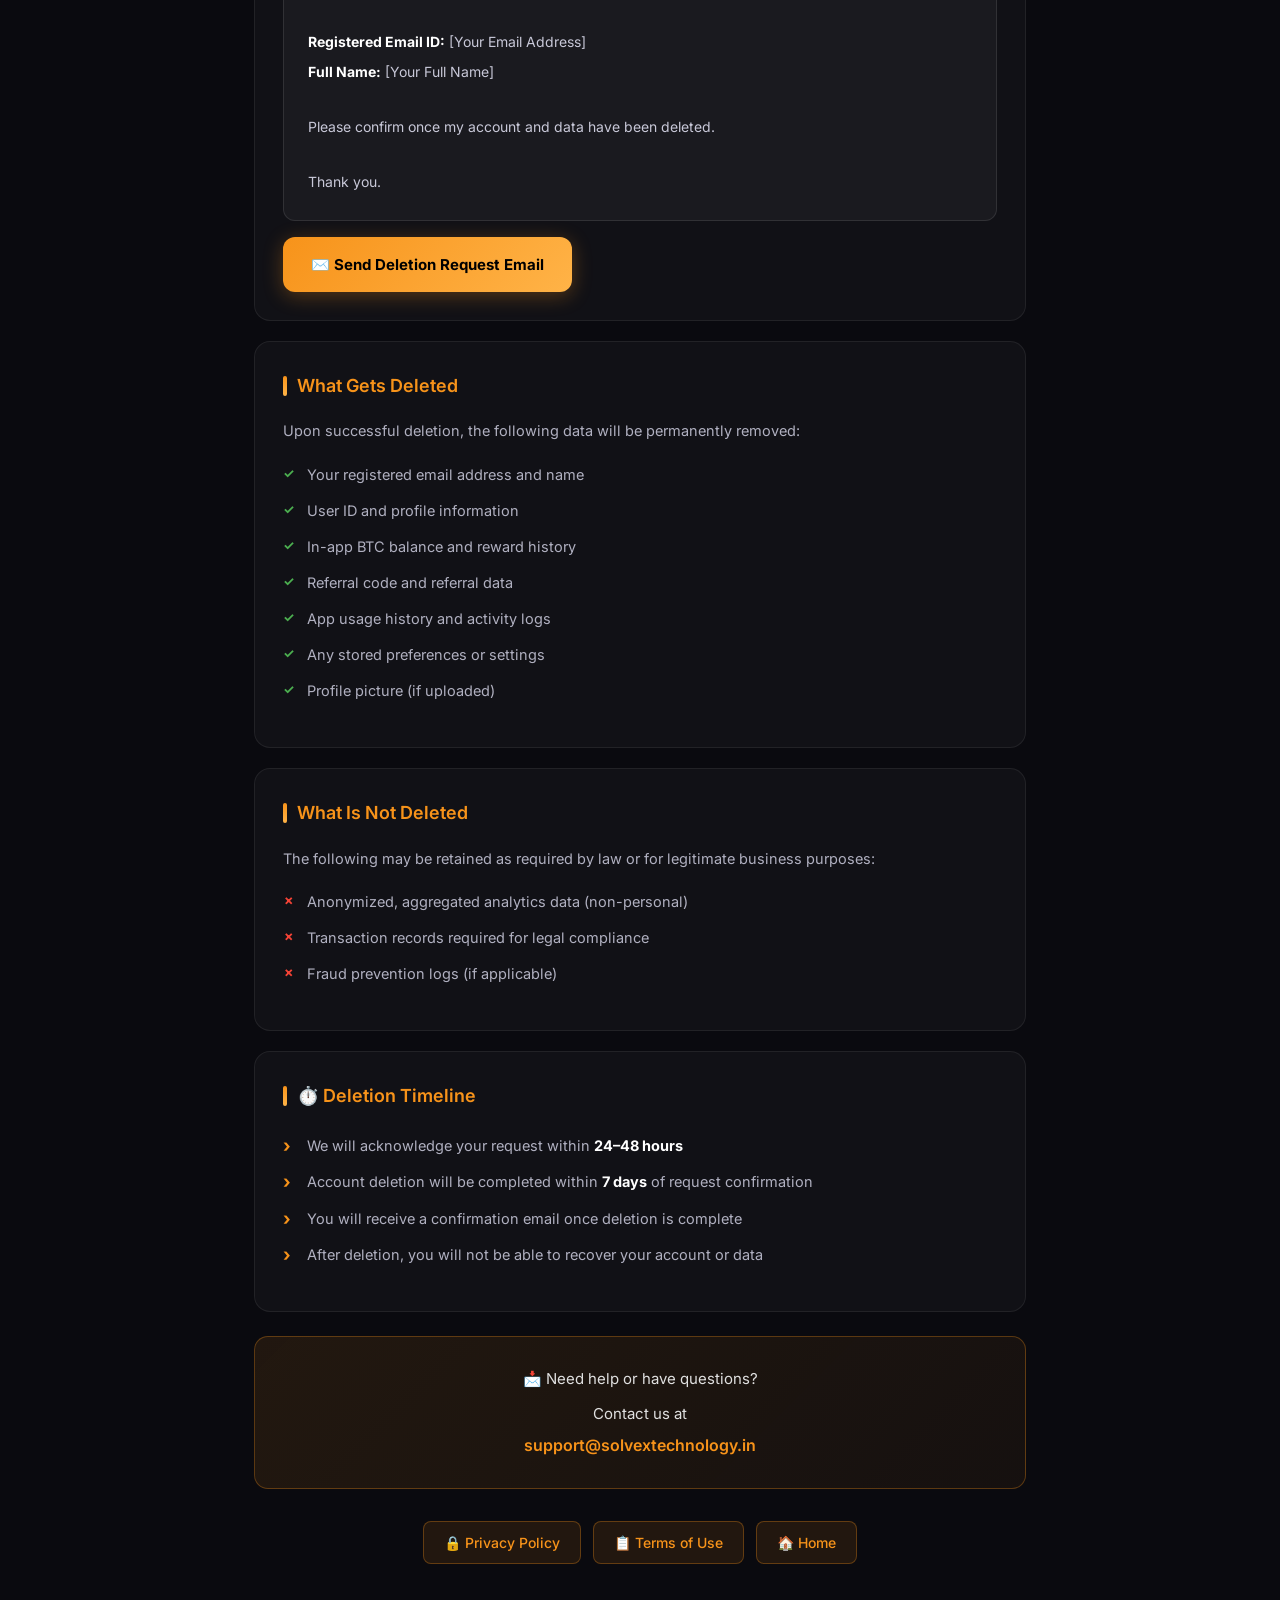
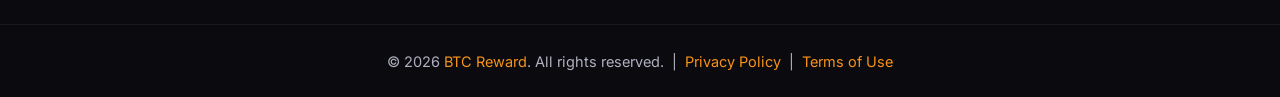
<file: delete-account.html>
<!DOCTYPE html>
<html lang="en">

<head>
    <meta charset="UTF-8">
    <meta name="viewport" content="width=device-width, initial-scale=1.0">
    <title>Delete Account - BTC Reward App</title>
    <meta name="description" content="How to delete your BTC Reward account and personal data. Step-by-step account deletion guide.">
    <meta name="robots" content="index, follow">
    <link rel="icon" type="image/png" href="App logo/new_logo_48x48.png">
    <link href="https://fonts.googleapis.com/css2?family=Inter:wght@300;400;500;600;700&display=swap" rel="stylesheet">
    <style>
        * { margin: 0; padding: 0; box-sizing: border-box; }

        body {
            font-family: 'Inter', sans-serif;
            background: #0a0a0f;
            color: #e0e0e0;
            line-height: 1.8;
            min-height: 100vh;
        }

        .header {
            background: linear-gradient(135deg, #1a1a2e 0%, #16213e 50%, #0f3460 100%);
            padding: 40px 20px;
            text-align: center;
            border-bottom: 1px solid rgba(247, 147, 26, 0.3);
            position: relative;
            overflow: hidden;
        }

        .header::before {
            content: '';
            position: absolute;
            top: -50%; left: -50%;
            width: 200%; height: 200%;
            background: radial-gradient(circle, rgba(247,147,26,0.08) 0%, transparent 70%);
            animation: pulse 4s ease-in-out infinite;
        }

        @keyframes pulse {
            0%, 100% { transform: scale(1); opacity: 0.5; }
            50% { transform: scale(1.1); opacity: 1; }
        }

        .header-logo {
            display: flex;
            align-items: center;
            justify-content: center;
            gap: 14px;
            margin-bottom: 16px;
            position: relative;
            z-index: 1;
        }

        .header-logo img {
            width: 56px; height: 56px;
            border-radius: 14px;
            border: 2px solid rgba(247,147,26,0.5);
            box-shadow: 0 0 20px rgba(247,147,26,0.3);
        }

        .header-logo span {
            font-size: 26px;
            font-weight: 700;
            background: linear-gradient(135deg, #f7931a, #ffb347);
            -webkit-background-clip: text;
            -webkit-text-fill-color: transparent;
            background-clip: text;
        }

        .header h1 {
            font-size: 32px;
            font-weight: 700;
            color: #ffffff;
            position: relative;
            z-index: 1;
            margin-bottom: 8px;
        }

        .header .subtitle {
            color: rgba(255,255,255,0.5);
            font-size: 14px;
            position: relative;
            z-index: 1;
        }

        .badge {
            display: inline-block;
            background: rgba(247,147,26,0.15);
            border: 1px solid rgba(247,147,26,0.4);
            color: #f7931a;
            font-size: 12px;
            font-weight: 600;
            padding: 4px 14px;
            border-radius: 20px;
            margin-top: 10px;
            position: relative;
            z-index: 1;
        }

        .container {
            max-width: 820px;
            margin: 0 auto;
            padding: 40px 24px 60px;
        }

        .info-box {
            background: rgba(247,147,26,0.08);
            border: 1px solid rgba(247,147,26,0.25);
            border-radius: 12px;
            padding: 18px 22px;
            margin-bottom: 28px;
            font-size: 14px;
            color: #f7931a;
        }

        .warning-box {
            background: rgba(255, 87, 34, 0.07);
            border: 1px solid rgba(255, 87, 34, 0.25);
            border-radius: 12px;
            padding: 18px 22px;
            margin-bottom: 24px;
        }

        .warning-box p {
            color: #ff9070;
            font-size: 14px;
            margin-bottom: 0;
        }

        .section {
            background: rgba(255,255,255,0.03);
            border: 1px solid rgba(255,255,255,0.07);
            border-radius: 16px;
            padding: 28px;
            margin-bottom: 20px;
            transition: border-color 0.3s;
        }

        .section:hover { border-color: rgba(247,147,26,0.2); }

        .section h2 {
            font-size: 18px;
            font-weight: 600;
            color: #f7931a;
            margin-bottom: 16px;
            display: flex;
            align-items: center;
            gap: 10px;
        }

        .section h2::before {
            content: '';
            display: inline-block;
            width: 4px; height: 20px;
            background: linear-gradient(#f7931a, #ffb347);
            border-radius: 2px;
            flex-shrink: 0;
        }

        p {
            color: #b0b0c0;
            font-size: 14.5px;
            margin-bottom: 12px;
        }

        p:last-child { margin-bottom: 0; }

        /* Step Cards */
        .steps {
            display: flex;
            flex-direction: column;
            gap: 16px;
            margin-top: 8px;
        }

        .step-card {
            display: flex;
            gap: 18px;
            align-items: flex-start;
            background: rgba(247,147,26,0.05);
            border: 1px solid rgba(247,147,26,0.12);
            border-radius: 12px;
            padding: 18px 20px;
        }

        .step-number {
            width: 36px;
            height: 36px;
            min-width: 36px;
            border-radius: 50%;
            background: linear-gradient(135deg, #f7931a, #ffb347);
            color: #000;
            font-weight: 700;
            font-size: 15px;
            display: flex;
            align-items: center;
            justify-content: center;
        }

        .step-content h3 {
            font-size: 15px;
            font-weight: 600;
            color: #fff;
            margin-bottom: 6px;
        }

        .step-content p {
            font-size: 14px;
            color: #a0a0b0;
            margin-bottom: 0;
        }

        .step-content code {
            background: rgba(247,147,26,0.12);
            color: #f7931a;
            padding: 2px 8px;
            border-radius: 4px;
            font-size: 13px;
        }

        /* What gets deleted list */
        ul {
            list-style: none;
            padding-left: 0;
            margin: 10px 0;
        }

        ul li {
            color: #b0b0c0;
            font-size: 14.5px;
            padding: 5px 0 5px 24px;
            position: relative;
        }

        ul li::before {
            content: '›';
            position: absolute;
            left: 0;
            color: #f7931a;
            font-size: 18px;
            font-weight: 700;
            line-height: 1.4;
        }

        ul.check li::before { content: '✓'; font-size: 13px; color: #4caf50; top: 7px; }
        ul.cross li::before { content: '✗'; font-size: 13px; color: #f44336; top: 7px; }

        /* Email button */
        .email-btn {
            display: inline-flex;
            align-items: center;
            gap: 10px;
            background: linear-gradient(135deg, #f7931a, #ffb347);
            color: #000;
            font-weight: 700;
            font-size: 15px;
            padding: 14px 28px;
            border-radius: 12px;
            text-decoration: none;
            margin-top: 16px;
            transition: transform 0.2s, box-shadow 0.2s;
            box-shadow: 0 4px 20px rgba(247,147,26,0.3);
        }

        .email-btn:hover {
            transform: translateY(-2px);
            box-shadow: 0 8px 28px rgba(247,147,26,0.45);
            text-decoration: none;
            color: #000;
        }

        .template-box {
            background: rgba(255,255,255,0.04);
            border: 1px solid rgba(255,255,255,0.1);
            border-radius: 12px;
            padding: 20px 24px;
            margin-top: 16px;
            font-size: 14px;
        }

        .template-box .label {
            color: #f7931a;
            font-size: 12px;
            font-weight: 600;
            text-transform: uppercase;
            letter-spacing: 1px;
            margin-bottom: 10px;
        }

        .template-box p {
            color: #c8c8d8;
            font-size: 14px;
            line-height: 1.7;
            margin-bottom: 6px;
        }

        .copy-btn {
            display: inline-block;
            margin-top: 12px;
            background: rgba(247,147,26,0.1);
            border: 1px solid rgba(247,147,26,0.3);
            color: #f7931a;
            padding: 7px 16px;
            border-radius: 8px;
            font-size: 13px;
            font-weight: 500;
            cursor: pointer;
            transition: background 0.2s;
        }
        .copy-btn:hover { background: rgba(247,147,26,0.2); }

        a { color: #f7931a; text-decoration: none; }
        a:hover { text-decoration: underline; }

        .nav-links {
            display: flex;
            gap: 12px;
            flex-wrap: wrap;
            margin-top: 32px;
            justify-content: center;
        }

        .nav-link {
            display: inline-block;
            background: rgba(247,147,26,0.1);
            border: 1px solid rgba(247,147,26,0.3);
            color: #f7931a;
            padding: 8px 20px;
            border-radius: 8px;
            font-size: 14px;
            font-weight: 500;
            text-decoration: none;
            transition: background 0.2s;
        }
        .nav-link:hover { background: rgba(247,147,26,0.2); text-decoration: none; }

        footer {
            text-align: center;
            padding: 24px;
            color: rgba(255,255,255,0.3);
            font-size: 13px;
            border-top: 1px solid rgba(255,255,255,0.06);
        }

        @media (max-width: 600px) {
            .header h1 { font-size: 24px; }
            .container { padding: 24px 16px 40px; }
            .section { padding: 20px; }
            .step-card { flex-direction: column; gap: 10px; }
        }
    </style>
</head>

<body>

    <div class="header">
        <div class="header-logo">
            <img src="App logo/new_logo_72x72.png" alt="BTC Reward Logo">
            <span>BTC Reward</span>
        </div>
        <h1>🗑️ Delete My Account</h1>
        <p class="subtitle">Account & Data Deletion — Step-by-step guide</p>
        <div class="badge">⏱️ Processed within 7 days</div>
    </div>

    <div class="container">

        <div class="info-box">
            📋 To delete your <strong>BTC Reward</strong> account and all associated personal data, simply send an email to <strong>support@solvextechnology.in</strong> with your registered email ID and name. No app login required.
        </div>

        <div class="warning-box">
            <p>⚠️ <strong>Warning:</strong> Account deletion is <strong>permanent and irreversible</strong>. All your in-app BTC balance, progress, and personal data will be permanently removed from our servers.</p>
        </div>

        <!-- Step by step -->
        <div class="section">
            <h2>Step-by-Step Guide</h2>
            <div class="steps">
                <div class="step-card">
                    <div class="step-number">1</div>
                    <div class="step-content">
                        <h3>Open Your Email App</h3>
                        <p>Use the same email address that is registered with your BTC Reward account.</p>
                    </div>
                </div>
                <div class="step-card">
                    <div class="step-number">2</div>
                    <div class="step-content">
                        <h3>Send Email To</h3>
                        <p><code>support@solvextechnology.in</code></p>
                    </div>
                </div>
                <div class="step-card">
                    <div class="step-number">3</div>
                    <div class="step-content">
                        <h3>Use This Subject Line</h3>
                        <p><code>Account Deletion Request - BTC Reward App</code></p>
                    </div>
                </div>
                <div class="step-card">
                    <div class="step-number">4</div>
                    <div class="step-content">
                        <h3>Include in Email Body</h3>
                        <p>Your <strong style="color:#fff;">registered email address</strong> and <strong style="color:#fff;">full name</strong> linked to the account.</p>
                    </div>
                </div>
                <div class="step-card">
                    <div class="step-number">5</div>
                    <div class="step-content">
                        <h3>Wait for Confirmation</h3>
                        <p>We will confirm your request and complete the deletion within <strong style="color:#fff;">7 days</strong>.</p>
                    </div>
                </div>
            </div>
        </div>

        <!-- Email Template -->
        <div class="section">
            <h2>📧 Ready-to-Send Email Template</h2>
            <p>Copy and paste this template into your email:</p>

            <div class="template-box" id="emailTemplate">
                <div class="label">Email Template</div>
                <p><strong style="color:#f7931a;">To:</strong> support@solvextechnology.in</p>
                <p><strong style="color:#f7931a;">Subject:</strong> Account Deletion Request - BTC Reward App</p>
                <br>
                <p>Hello BTC Reward Support Team,</p>
                <br>
                <p>I would like to request the permanent deletion of my account and all associated personal data from the BTC Reward app.</p>
                <br>
                <p><strong style="color:#fff;">Registered Email ID:</strong> [Your Email Address]</p>
                <p><strong style="color:#fff;">Full Name:</strong> [Your Full Name]</p>
                <br>
                <p>Please confirm once my account and data have been deleted.</p>
                <br>
                <p>Thank you.</p>
            </div>

            <a href="mailto:support@solvextechnology.in?subject=Account%20Deletion%20Request%20-%20BTC%20Reward%20App&body=Hello%20BTC%20Reward%20Support%20Team%2C%0A%0AI%20would%20like%20to%20request%20the%20permanent%20deletion%20of%20my%20account%20and%20all%20associated%20personal%20data%20from%20the%20BTC%20Reward%20app.%0A%0ARegistered%20Email%20ID%3A%20%5BYour%20Email%20Address%5D%0AFull%20Name%3A%20%5BYour%20Full%20Name%5D%0A%0APlease%20confirm%20once%20my%20account%20and%20data%20have%20been%20deleted.%0A%0AThank%20you." class="email-btn">
                ✉️ Send Deletion Request Email
            </a>
        </div>

        <!-- What gets deleted -->
        <div class="section">
            <h2>What Gets Deleted</h2>
            <p>Upon successful deletion, the following data will be permanently removed:</p>
            <ul class="check">
                <li>Your registered email address and name</li>
                <li>User ID and profile information</li>
                <li>In-app BTC balance and reward history</li>
                <li>Referral code and referral data</li>
                <li>App usage history and activity logs</li>
                <li>Any stored preferences or settings</li>
                <li>Profile picture (if uploaded)</li>
            </ul>
        </div>

        <!-- What is NOT deleted -->
        <div class="section">
            <h2>What Is Not Deleted</h2>
            <p>The following may be retained as required by law or for legitimate business purposes:</p>
            <ul class="cross">
                <li>Anonymized, aggregated analytics data (non-personal)</li>
                <li>Transaction records required for legal compliance</li>
                <li>Fraud prevention logs (if applicable)</li>
            </ul>
        </div>

        <!-- Timeline -->
        <div class="section">
            <h2>⏱️ Deletion Timeline</h2>
            <ul>
                <li>We will acknowledge your request within <strong style="color:#fff;">24–48 hours</strong></li>
                <li>Account deletion will be completed within <strong style="color:#fff;">7 days</strong> of request confirmation</li>
                <li>You will receive a confirmation email once deletion is complete</li>
                <li>After deletion, you will not be able to recover your account or data</li>
            </ul>
        </div>

        <!-- Contact Box -->
        <div style="background: linear-gradient(135deg, rgba(247,147,26,0.1), rgba(247,147,26,0.05)); border: 1px solid rgba(247,147,26,0.3); border-radius: 14px; padding: 28px; text-align: center; margin-top: 24px;">
            <p style="font-size:15px; color:#e0e0e0; margin-bottom:8px;">📩 Need help or have questions?</p>
            <p style="font-size:15px; color:#e0e0e0; margin-bottom:4px;">Contact us at</p>
            <p style="font-size:16px;"><a href="mailto:support@solvextechnology.in" style="color:#f7931a; font-weight:600;">support@solvextechnology.in</a></p>
        </div>

        <div class="nav-links">
            <a href="privacy.html" class="nav-link">🔒 Privacy Policy</a>
            <a href="terms.html" class="nav-link">📋 Terms of Use</a>
            <a href="index.html" class="nav-link">🏠 Home</a>
        </div>

    </div>

    <footer>
        <p>&copy; 2026 <a href="index.html">BTC Reward</a>. All rights reserved. &nbsp;|&nbsp;
        <a href="privacy.html">Privacy Policy</a> &nbsp;|&nbsp;
        <a href="terms.html">Terms of Use</a></p>
    </footer>

</body>
</html>
</file>
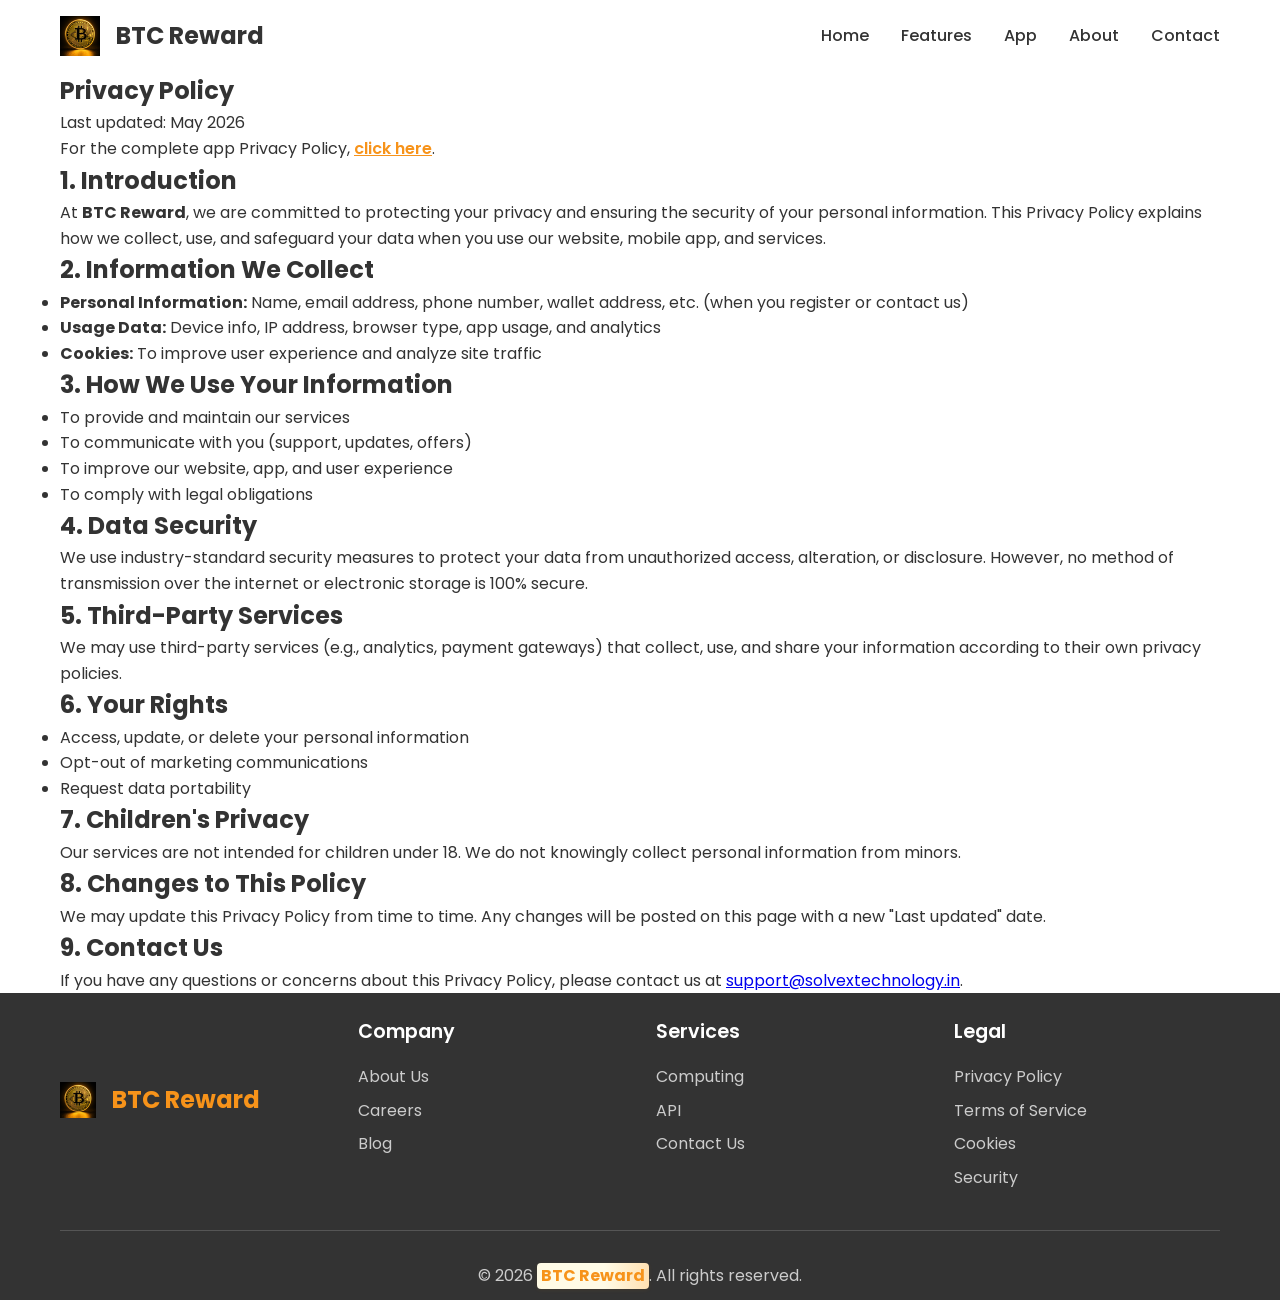
<file: privacy-policy.html>
<!DOCTYPE html>
<html lang="en">

<head>
 <meta charset="UTF-8">
 <meta name="viewport" content="width=device-width, initial-scale=1.0">
 <title>Privacy Policy | BTC Reward</title>
 <meta name="description"
 content="Read the privacy policy for BTC Reward. Learn how we protect your data and privacy.">
 <link rel="stylesheet" href="styles.css">
 <link href="https://fonts.googleapis.com/css2?family=Poppins:wght@300;400;500;600;700&display=swap"
 rel="stylesheet">
    <link rel="stylesheet" href="https://cdnjs.cloudflare.com/ajax/libs/font-awesome/6.0.0/css/all.min.css">
 <link rel="icon" type="image/png" href="App logo/new_logo_48x48.png">
</head>

<body>
 <!-- Header/Navbar -->
 <nav class="navbar">
 <div class="nav-container">
 <div class="nav-logo">
 <a href="index.html" class="nav-logo">
 <img src="App logo/new_logo_72x72.png" alt="BTC Reward Logo" class="site-logo">
 <span>BTC Reward</span>
 </a>
 </div>
 <ul class="nav-menu">
 <li><a href="index.html#home">Home</a></li>
 <li><a href="index.html#features">Features</a></li>
 <li><a href="index.html#app">App</a></li>
 <li><a href="index.html#about">About</a></li>
 <li><a href="contact.html">Contact</a></li>
 </ul>
 <div class="hamburger">
 <span></span>
 <span></span>
 <span></span>
 </div>
 </div>
 </nav>

 <!-- Privacy Policy Section -->
 <section class="privacy-policy-section">
 <div class="container">
 <h1>Privacy Policy</h1>
 <p>Last updated: May 2026</p>
 <p>For the complete app Privacy Policy, <a href="privacy.html" style="color:#f7931a;font-weight:600;">click here</a>.</p>
 <h2>1. Introduction</h2>
 <p>At <strong>BTC Reward</strong>, we are committed to protecting your privacy and ensuring the
 security of your personal information. This Privacy Policy explains how we collect, use, and safeguard
 your data when you use our website, mobile app, and services.</p>
 <h2>2. Information We Collect</h2>
 <ul>
 <li><strong>Personal Information:</strong> Name, email address, phone number, wallet address, etc. (when
 you register or contact us)</li>
 <li><strong>Usage Data:</strong> Device info, IP address, browser type, app usage, and analytics</li>
 <li><strong>Cookies:</strong> To improve user experience and analyze site traffic</li>
 </ul>
 <h2>3. How We Use Your Information</h2>
 <ul>
 <li>To provide and maintain our services</li>
 <li>To communicate with you (support, updates, offers)</li>
 <li>To improve our website, app, and user experience</li>
 <li>To comply with legal obligations</li>
 </ul>
 <h2>4. Data Security</h2>
 <p>We use industry-standard security measures to protect your data from unauthorized access, alteration, or
 disclosure. However, no method of transmission over the internet or electronic storage is 100% secure.
 </p>
 <h2>5. Third-Party Services</h2>
 <p>We may use third-party services (e.g., analytics, payment gateways) that collect, use, and share your
 information according to their own privacy policies.</p>
 <h2>6. Your Rights</h2>
 <ul>
 <li>Access, update, or delete your personal information</li>
 <li>Opt-out of marketing communications</li>
 <li>Request data portability</li>
 </ul>
 <h2>7. Children's Privacy</h2>
 <p>Our services are not intended for children under 18. We do not knowingly collect personal information
 from minors.</p>
 <h2>8. Changes to This Policy</h2>
 <p>We may update this Privacy Policy from time to time. Any changes will be posted on this page with a new
 "Last updated" date.</p>
 <h2>9. Contact Us</h2>
 <p>If you have any questions or concerns about this Privacy Policy, please contact us at <a
 href="mailto:support@solvextechnology.in">support@solvextechnology.in</a>.</p>
 </div>
 </section>

 <!-- Footer -->
 <footer class="footer">
 <div class="container">
 <div class="footer-content">
 <div class="footer-section footer-logo">
 <a href="index.html" class="nav-logo">
 <img src="App logo/new_logo_72x72.png" alt="BTC Reward Logo" class="site-logo">
 <span>BTC Reward</span>
 </a>
 </div>
 <div class="footer-section">
 <h4>Company</h4>
 <ul>
 <li><a href="index.html#about">About Us</a></li>
 <li><a href="careers.html">Careers</a></li>
 <li><a href="blog.html">Blog</a></li>
 </ul>
 </div>
 <div class="footer-section">
 <h4>Services</h4>
 <ul>
 <li><a href="computing.html">Computing</a></li>
 <li><a href="api.html">API</a></li>
 <li><a href="contact.html">Contact Us</a></li>
 </ul>
 </div>
 <div class="footer-section">
 <h4>Legal</h4>
 <ul>
 <li><a href="privacy-policy.html" class="active">Privacy Policy</a></li>
 <li><a href="terms-of-service.html">Terms of Service</a></li>
 <li><a href="cookies.html">Cookies</a></li>
 <li><a href="security.html">Security</a></li>
 </ul>
 </div>
 </div>
 <div class="footer-bottom">
 <p>&copy; 2026 <span class="highlight">BTC Reward</span>. All rights reserved.</p>
 </div>
 </div>
 </footer>
 <script src="script.js"></script>
</body>

</html>
</file>
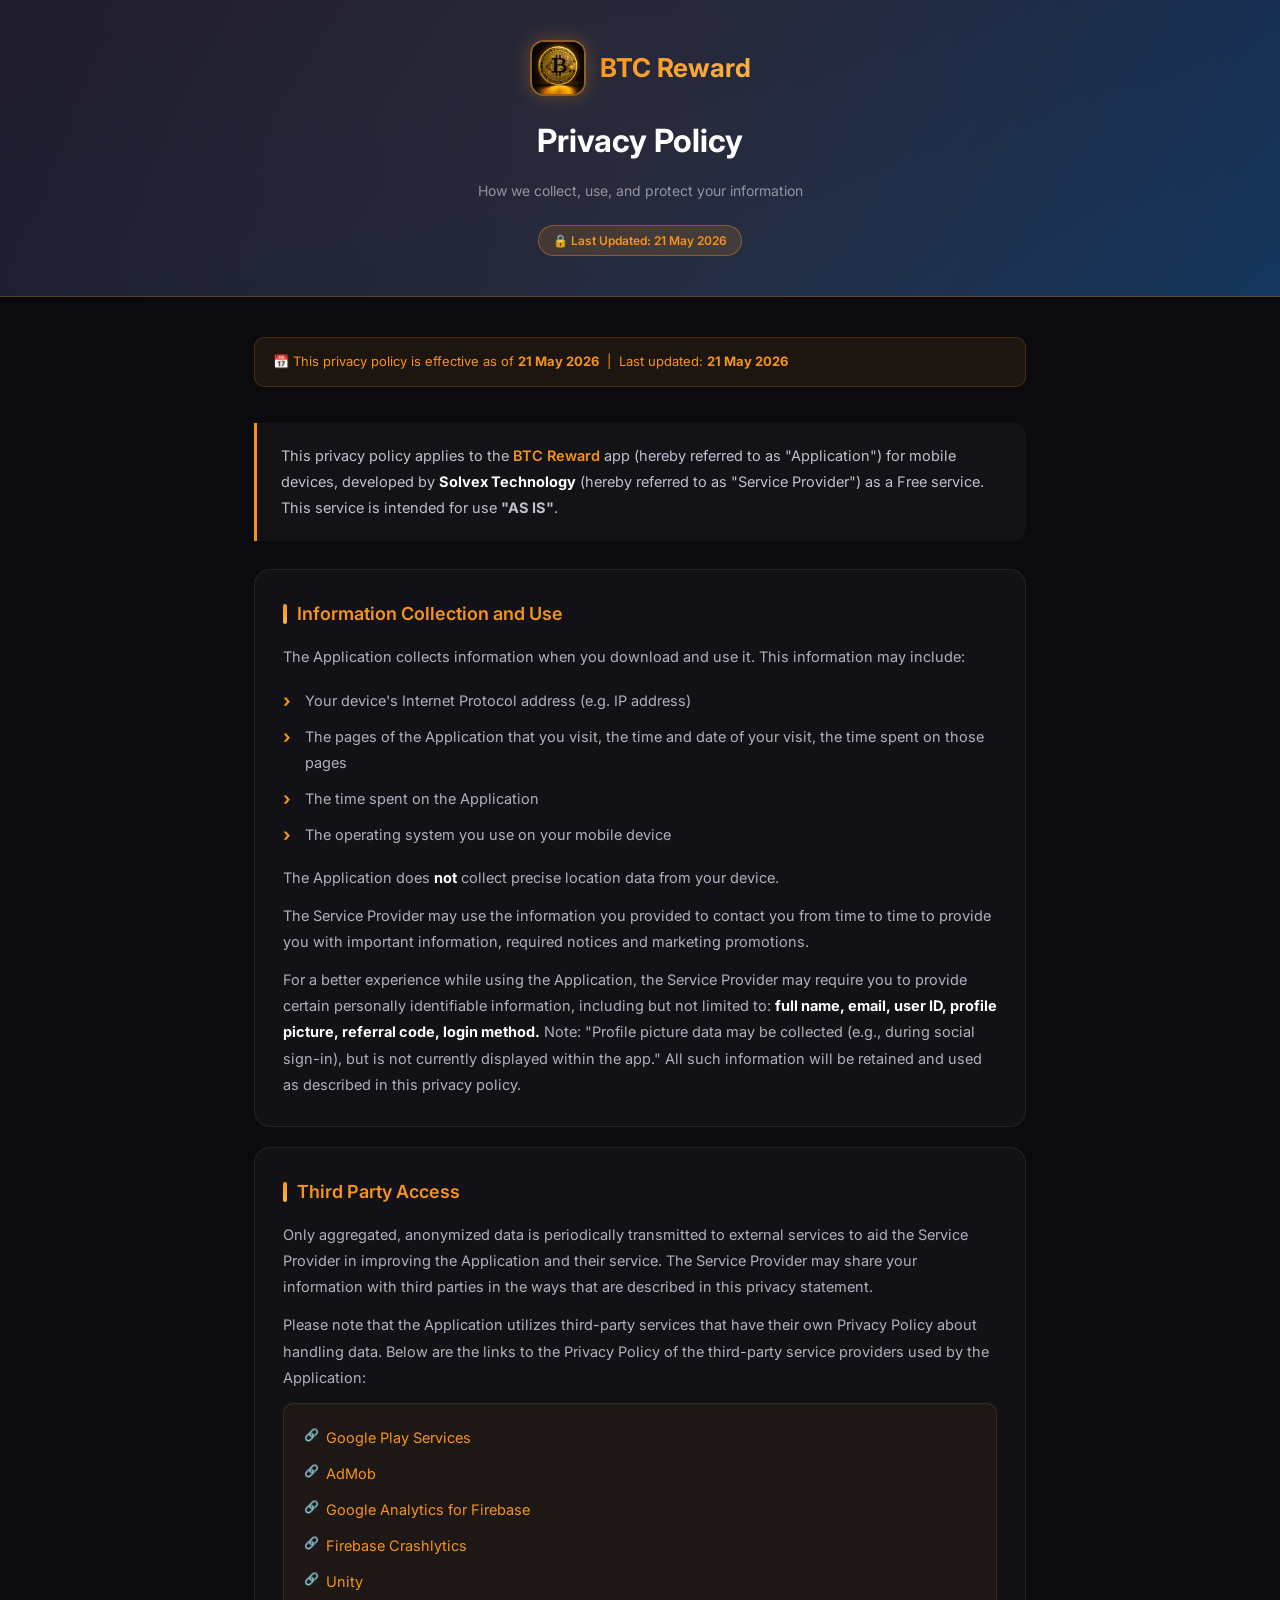
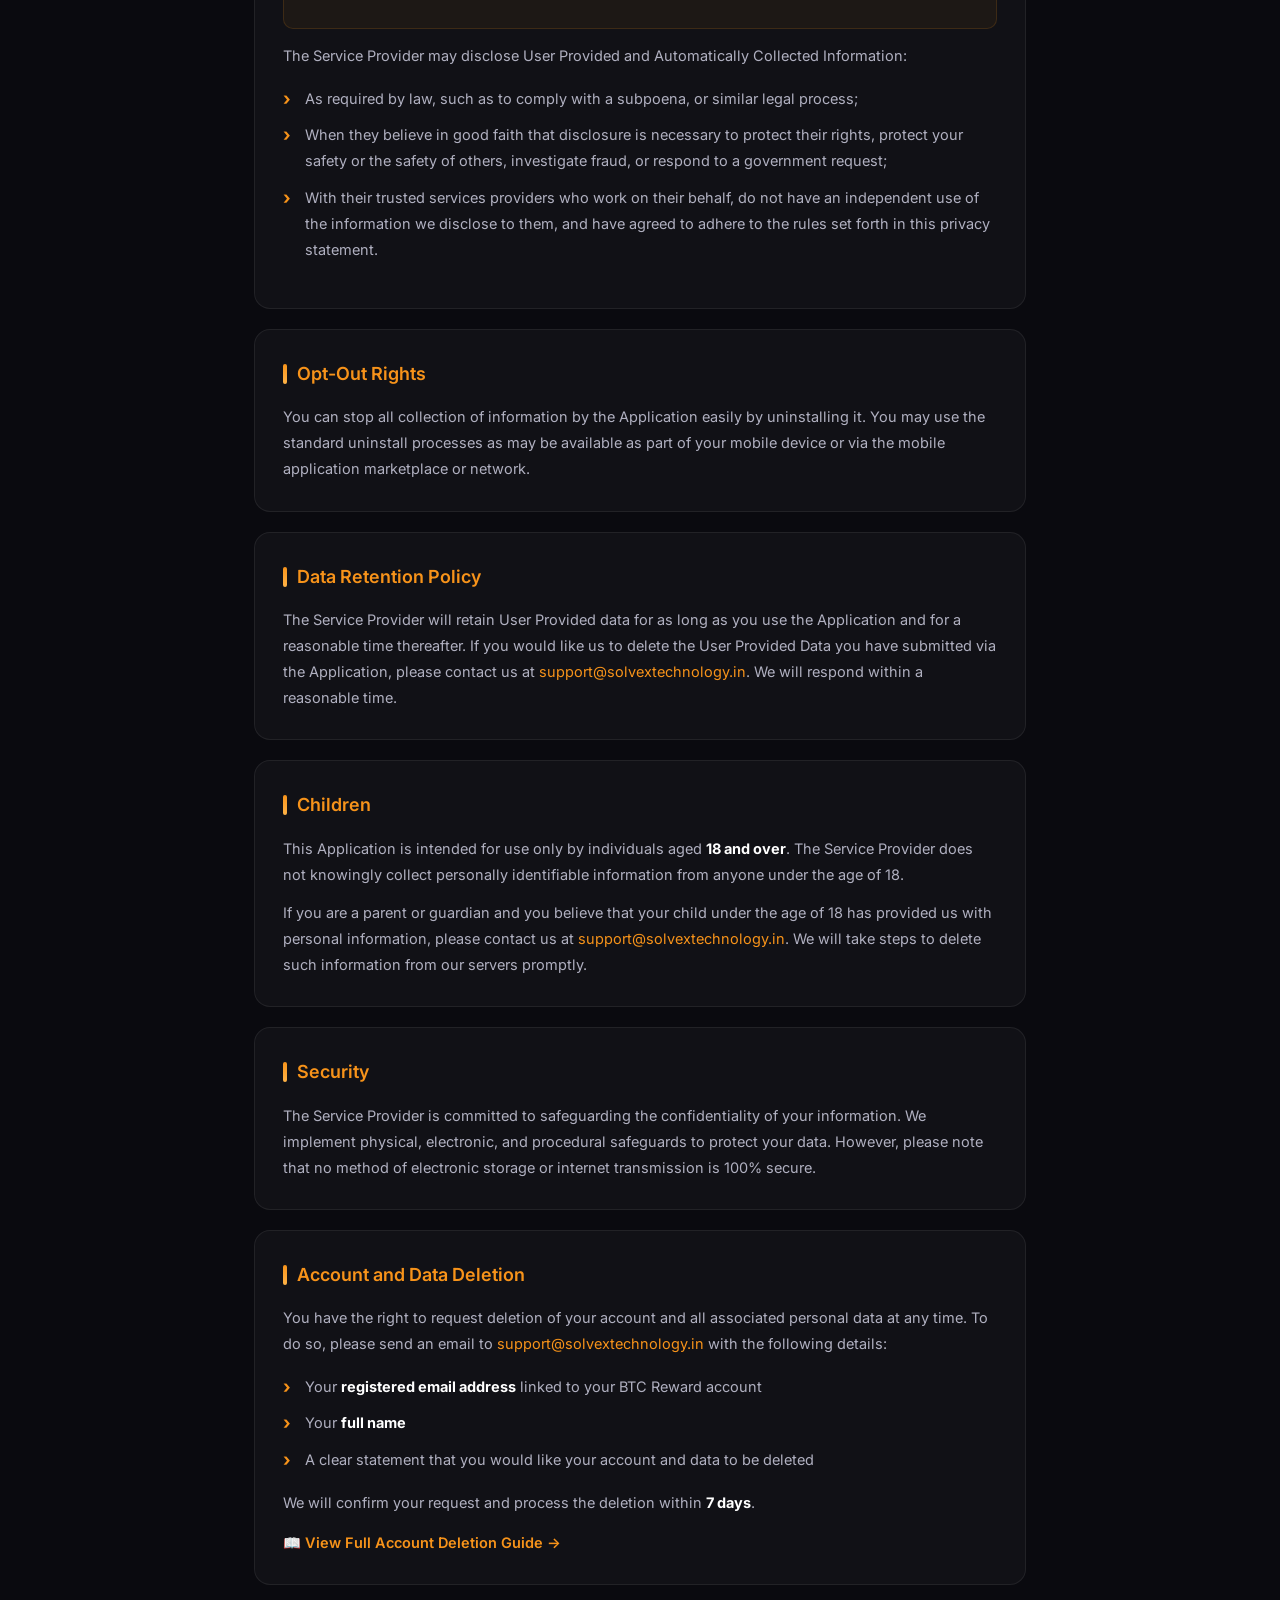
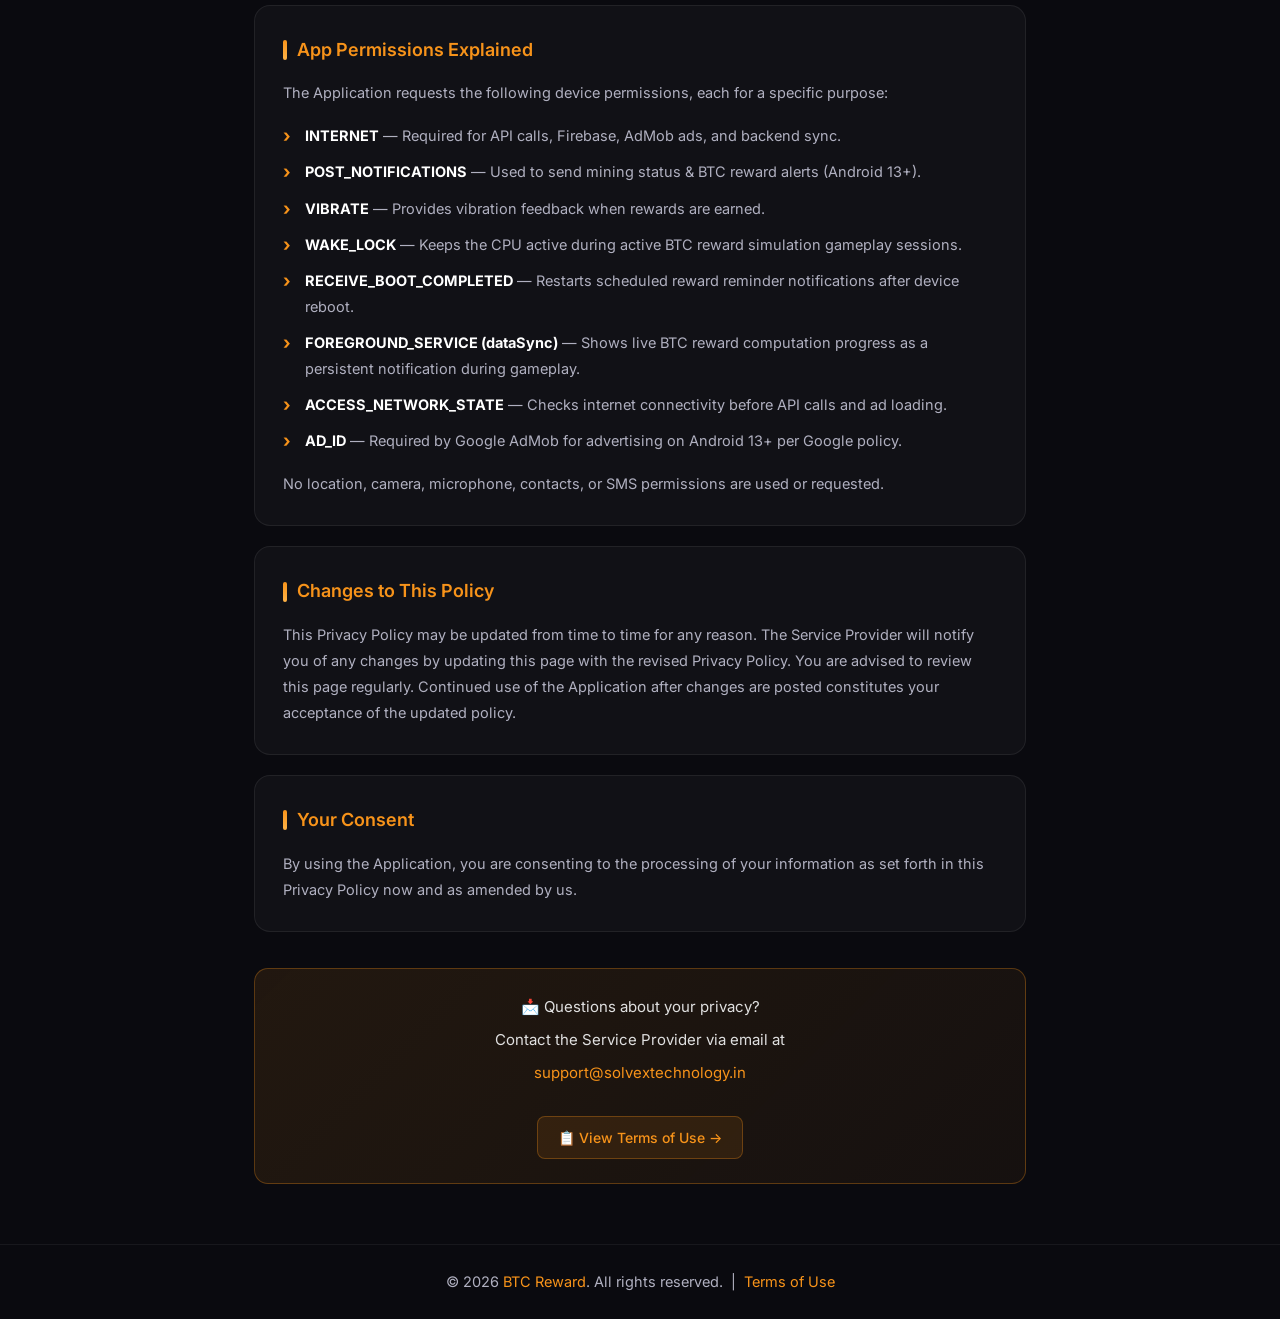
<file: privacy.html>
<!DOCTYPE html>
<html lang="en">

<head>
    <meta charset="UTF-8">
    <meta name="viewport" content="width=device-width, initial-scale=1.0">
    <title>Privacy Policy - BTC Reward App</title>
    <meta name="description" content="Privacy Policy for the BTC Reward App. Learn how we collect, use, and protect your data.">
    <meta name="robots" content="index, follow">
    <link rel="icon" type="image/png" href="App logo/new_logo_48x48.png">
    <link href="https://fonts.googleapis.com/css2?family=Inter:wght@300;400;500;600;700&display=swap" rel="stylesheet">
    <style>
        * { margin: 0; padding: 0; box-sizing: border-box; }

        body {
            font-family: 'Inter', sans-serif;
            background: #0a0a0f;
            color: #e0e0e0;
            line-height: 1.8;
            min-height: 100vh;
        }

        .header {
            background: linear-gradient(135deg, #1a1a2e 0%, #16213e 50%, #0f3460 100%);
            padding: 40px 20px;
            text-align: center;
            border-bottom: 1px solid rgba(247, 147, 26, 0.3);
            position: relative;
            overflow: hidden;
        }

        .header::before {
            content: '';
            position: absolute;
            top: -50%; left: -50%;
            width: 200%; height: 200%;
            background: radial-gradient(circle, rgba(247,147,26,0.08) 0%, transparent 70%);
            animation: pulse 4s ease-in-out infinite;
        }

        @keyframes pulse {
            0%, 100% { transform: scale(1); opacity: 0.5; }
            50% { transform: scale(1.1); opacity: 1; }
        }

        .header-logo {
            display: flex;
            align-items: center;
            justify-content: center;
            gap: 14px;
            margin-bottom: 16px;
            position: relative;
            z-index: 1;
        }

        .header-logo img {
            width: 56px; height: 56px;
            border-radius: 14px;
            border: 2px solid rgba(247,147,26,0.5);
            box-shadow: 0 0 20px rgba(247,147,26,0.3);
        }

        .header-logo span {
            font-size: 26px;
            font-weight: 700;
            background: linear-gradient(135deg, #f7931a, #ffb347);
            -webkit-background-clip: text;
            -webkit-text-fill-color: transparent;
            background-clip: text;
        }

        .header h1 {
            font-size: 32px;
            font-weight: 700;
            color: #ffffff;
            position: relative;
            z-index: 1;
            margin-bottom: 8px;
        }

        .header .subtitle {
            color: rgba(255,255,255,0.5);
            font-size: 14px;
            position: relative;
            z-index: 1;
        }

        .badge {
            display: inline-block;
            background: rgba(247,147,26,0.15);
            border: 1px solid rgba(247,147,26,0.4);
            color: #f7931a;
            font-size: 12px;
            font-weight: 600;
            padding: 4px 14px;
            border-radius: 20px;
            margin-top: 10px;
            position: relative;
            z-index: 1;
        }

        .container {
            max-width: 820px;
            margin: 0 auto;
            padding: 40px 24px 60px;
        }

        .effective-date {
            background: rgba(247,147,26,0.08);
            border: 1px solid rgba(247,147,26,0.2);
            border-radius: 10px;
            padding: 12px 18px;
            font-size: 13px;
            color: #f7931a;
            margin-bottom: 36px;
        }

        .intro {
            background: rgba(255,255,255,0.03);
            border-left: 3px solid #f7931a;
            border-radius: 0 12px 12px 0;
            padding: 20px 24px;
            margin-bottom: 28px;
            color: #c0c0d0;
            font-size: 14.5px;
        }

        .section {
            background: rgba(255,255,255,0.03);
            border: 1px solid rgba(255,255,255,0.07);
            border-radius: 16px;
            padding: 28px;
            margin-bottom: 20px;
            transition: border-color 0.3s;
        }

        .section:hover { border-color: rgba(247,147,26,0.25); }

        .section h2 {
            font-size: 18px;
            font-weight: 600;
            color: #f7931a;
            margin-bottom: 14px;
            display: flex;
            align-items: center;
            gap: 10px;
        }

        .section h2::before {
            content: '';
            display: inline-block;
            width: 4px; height: 20px;
            background: linear-gradient(#f7931a, #ffb347);
            border-radius: 2px;
        }

        p {
            color: #b0b0c0;
            font-size: 14.5px;
            margin-bottom: 12px;
        }

        p:last-child { margin-bottom: 0; }

        ul {
            list-style: none;
            padding-left: 0;
            margin-bottom: 12px;
        }

        ul li {
            color: #b0b0c0;
            font-size: 14.5px;
            padding: 5px 0 5px 22px;
            position: relative;
        }

        ul li::before {
            content: '›';
            position: absolute;
            left: 0;
            color: #f7931a;
            font-size: 18px;
            font-weight: 700;
            line-height: 1.4;
        }

        a { color: #f7931a; text-decoration: none; }
        a:hover { text-decoration: underline; }

        .highlight { color: #f7931a; font-weight: 600; }

        .third-party-links {
            background: rgba(247,147,26,0.05);
            border: 1px solid rgba(247,147,26,0.15);
            border-radius: 10px;
            padding: 16px 20px;
            margin-top: 12px;
        }

        .third-party-links p {
            font-size: 13.5px;
            margin-bottom: 8px;
            color: #c0c0d0;
        }

        .third-party-links ul li::before { content: '🔗'; font-size: 12px; top: 7px; }

        .contact-box {
            background: linear-gradient(135deg, rgba(247,147,26,0.1), rgba(247,147,26,0.05));
            border: 1px solid rgba(247,147,26,0.3);
            border-radius: 14px;
            padding: 24px;
            text-align: center;
            margin-top: 36px;
        }

        .contact-box p { font-size: 15px; color: #e0e0e0; margin-bottom: 6px; }

        .nav-link {
            display: inline-block;
            margin-top: 24px;
            background: rgba(247,147,26,0.1);
            border: 1px solid rgba(247,147,26,0.3);
            color: #f7931a;
            padding: 8px 20px;
            border-radius: 8px;
            font-size: 14px;
            font-weight: 500;
            text-decoration: none;
            transition: background 0.2s;
        }
        .nav-link:hover { background: rgba(247,147,26,0.2); text-decoration: none; }

        footer {
            text-align: center;
            padding: 24px;
            color: rgba(255,255,255,0.3);
            font-size: 13px;
            border-top: 1px solid rgba(255,255,255,0.06);
        }

        @media (max-width: 600px) {
            .header h1 { font-size: 24px; }
            .container { padding: 24px 16px 40px; }
            .section { padding: 20px; }
        }
    </style>
</head>

<body>

    <div class="header">
        <div class="header-logo">
            <img src="App logo/new_logo_72x72.png" alt="BTC Reward Logo">
            <span>BTC Reward</span>
        </div>
        <h1>Privacy Policy</h1>
        <p class="subtitle">How we collect, use, and protect your information</p>
        <div class="badge">🔒 Last Updated: 21 May 2026</div>
    </div>

    <div class="container">

        <div class="effective-date">
            📅 This privacy policy is effective as of <strong>21 May 2026</strong> &nbsp;|&nbsp; Last updated: <strong>21 May 2026</strong>
        </div>

        <div class="intro">
            This privacy policy applies to the <span class="highlight">BTC Reward</span> app (hereby referred to as "Application") for mobile devices, developed by <strong style="color:#fff;">Solvex Technology</strong> (hereby referred to as "Service Provider") as a Free service. This service is intended for use <strong>"AS IS"</strong>.
        </div>

        <div class="section">
            <h2>Information Collection and Use</h2>
            <p>The Application collects information when you download and use it. This information may include:</p>
            <ul>
                <li>Your device's Internet Protocol address (e.g. IP address)</li>
                <li>The pages of the Application that you visit, the time and date of your visit, the time spent on those pages</li>
                <li>The time spent on the Application</li>
                <li>The operating system you use on your mobile device</li>
            </ul>
            <p>The Application does <strong style="color:#fff;">not</strong> collect precise location data from your device.</p>
            <p>The Service Provider may use the information you provided to contact you from time to time to provide you with important information, required notices and marketing promotions.</p>
            <p>For a better experience while using the Application, the Service Provider may require you to provide certain personally identifiable information, including but not limited to: <strong style="color:#fff;">full name, email, user ID, profile picture, referral code, login method.</strong> Note: "Profile picture data may be collected (e.g., during social sign-in), but is not currently displayed within the app." All such information will be retained and used as described in this privacy policy.</p>
        </div>

        <div class="section">
            <h2>Third Party Access</h2>
            <p>Only aggregated, anonymized data is periodically transmitted to external services to aid the Service Provider in improving the Application and their service. The Service Provider may share your information with third parties in the ways that are described in this privacy statement.</p>
            <p>Please note that the Application utilizes third-party services that have their own Privacy Policy about handling data. Below are the links to the Privacy Policy of the third-party service providers used by the Application:</p>
            <div class="third-party-links">
                <ul>
                    <li><a href="https://policies.google.com/privacy" target="_blank" rel="noopener">Google Play Services</a></li>
                    <li><a href="https://support.google.com/admob/answer/6128543" target="_blank" rel="noopener">AdMob</a></li>
                    <li><a href="https://firebase.google.com/support/privacy" target="_blank" rel="noopener">Google Analytics for Firebase</a></li>
                    <li><a href="https://firebase.google.com/support/privacy" target="_blank" rel="noopener">Firebase Crashlytics</a></li>
                    <li><a href="https://unity.com/legal/privacy-policy" target="_blank" rel="noopener">Unity</a></li>
                </ul>
            </div>
            <p style="margin-top:14px;">The Service Provider may disclose User Provided and Automatically Collected Information:</p>
            <ul>
                <li>As required by law, such as to comply with a subpoena, or similar legal process;</li>
                <li>When they believe in good faith that disclosure is necessary to protect their rights, protect your safety or the safety of others, investigate fraud, or respond to a government request;</li>
                <li>With their trusted services providers who work on their behalf, do not have an independent use of the information we disclose to them, and have agreed to adhere to the rules set forth in this privacy statement.</li>
            </ul>
        </div>

        <div class="section">
            <h2>Opt-Out Rights</h2>
            <p>You can stop all collection of information by the Application easily by uninstalling it. You may use the standard uninstall processes as may be available as part of your mobile device or via the mobile application marketplace or network.</p>
        </div>

        <div class="section">
            <h2>Data Retention Policy</h2>
            <p>The Service Provider will retain User Provided data for as long as you use the Application and for a reasonable time thereafter. If you would like us to delete the User Provided Data you have submitted via the Application, please contact us at <a href="mailto:support@solvextechnology.in">support@solvextechnology.in</a>. We will respond within a reasonable time.</p>
        </div>

        <div class="section">
            <h2>Children</h2>
            <p>This Application is intended for use only by individuals aged <strong style="color:#fff;">18 and over</strong>. The Service Provider does not knowingly collect personally identifiable information from anyone under the age of 18.</p>
            <p>If you are a parent or guardian and you believe that your child under the age of 18 has provided us with personal information, please contact us at <a href="mailto:support@solvextechnology.in">support@solvextechnology.in</a>. We will take steps to delete such information from our servers promptly.</p>
        </div>

        <div class="section">
            <h2>Security</h2>
            <p>The Service Provider is committed to safeguarding the confidentiality of your information. We implement physical, electronic, and procedural safeguards to protect your data. However, please note that no method of electronic storage or internet transmission is 100% secure.</p>
        </div>

        <div class="section">
            <h2>Account and Data Deletion</h2>
            <p>You have the right to request deletion of your account and all associated personal data at any time. To do so, please send an email to <a href="mailto:support@solvextechnology.in">support@solvextechnology.in</a> with the following details:</p>
            <ul>
                <li>Your <strong style="color:#fff;">registered email address</strong> linked to your BTC Reward account</li>
                <li>Your <strong style="color:#fff;">full name</strong></li>
                <li>A clear statement that you would like your account and data to be deleted</li>
            </ul>
            <p>We will confirm your request and process the deletion within <strong style="color:#fff;">7 days</strong>.</p>
            <p style="margin-top:14px;">
                📖 <a href="delete-account.html" style="color:#f7931a; font-weight:600;">View Full Account Deletion Guide →</a>
            </p>
        </div>

        <div class="section">
            <h2>App Permissions Explained</h2>
            <p>The Application requests the following device permissions, each for a specific purpose:</p>
            <ul>
                <li><strong style="color:#fff;">INTERNET</strong> — Required for API calls, Firebase, AdMob ads, and backend sync.</li>
                <li><strong style="color:#fff;">POST_NOTIFICATIONS</strong> — Used to send mining status &amp; BTC reward alerts (Android 13+).</li>
                <li><strong style="color:#fff;">VIBRATE</strong> — Provides vibration feedback when rewards are earned.</li>
                <li><strong style="color:#fff;">WAKE_LOCK</strong> — Keeps the CPU active during active BTC reward simulation gameplay sessions.</li>
                <li><strong style="color:#fff;">RECEIVE_BOOT_COMPLETED</strong> — Restarts scheduled reward reminder notifications after device reboot.</li>
                <li><strong style="color:#fff;">FOREGROUND_SERVICE (dataSync)</strong> — Shows live BTC reward computation progress as a persistent notification during gameplay.</li>
                <li><strong style="color:#fff;">ACCESS_NETWORK_STATE</strong> — Checks internet connectivity before API calls and ad loading.</li>
                <li><strong style="color:#fff;">AD_ID</strong> — Required by Google AdMob for advertising on Android 13+ per Google policy.</li>
            </ul>
            <p>No location, camera, microphone, contacts, or SMS permissions are used or requested.</p>
        </div>

        <div class="section">
            <h2>Changes to This Policy</h2>
            <p>This Privacy Policy may be updated from time to time for any reason. The Service Provider will notify you of any changes by updating this page with the revised Privacy Policy. You are advised to review this page regularly. Continued use of the Application after changes are posted constitutes your acceptance of the updated policy.</p>
        </div>

        <div class="section">
            <h2>Your Consent</h2>
            <p>By using the Application, you are consenting to the processing of your information as set forth in this Privacy Policy now and as amended by us.</p>
        </div>

        <div class="contact-box">
            <p>📩 Questions about your privacy?</p>
            <p>Contact the Service Provider via email at</p>
            <p><a href="mailto:support@solvextechnology.in">support@solvextechnology.in</a></p>
            <a href="terms.html" class="nav-link">📋 View Terms of Use →</a>
        </div>

    </div>

    <footer>
        <p>&copy; 2026 <a href="index.html">BTC Reward</a>. All rights reserved. &nbsp;|&nbsp; <a href="terms.html">Terms of Use</a></p>
    </footer>

</body>
</html>
</file>
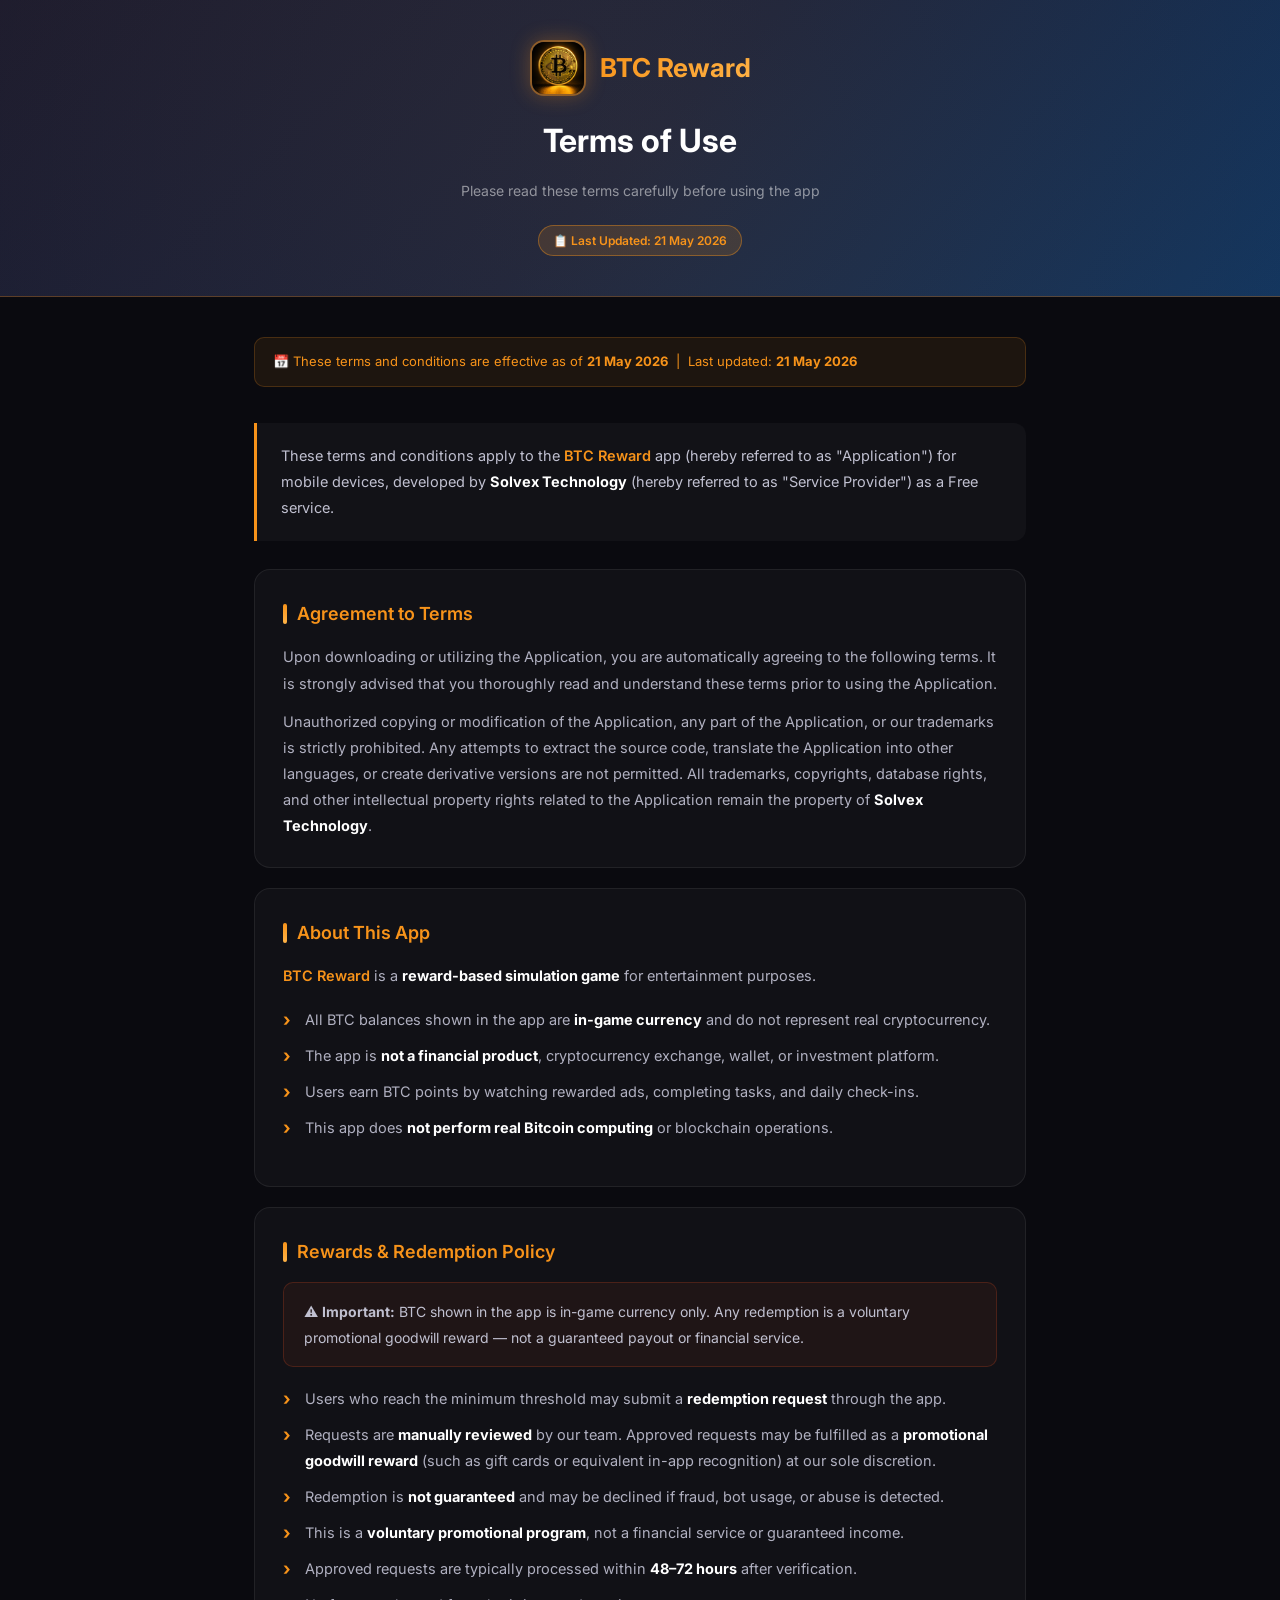
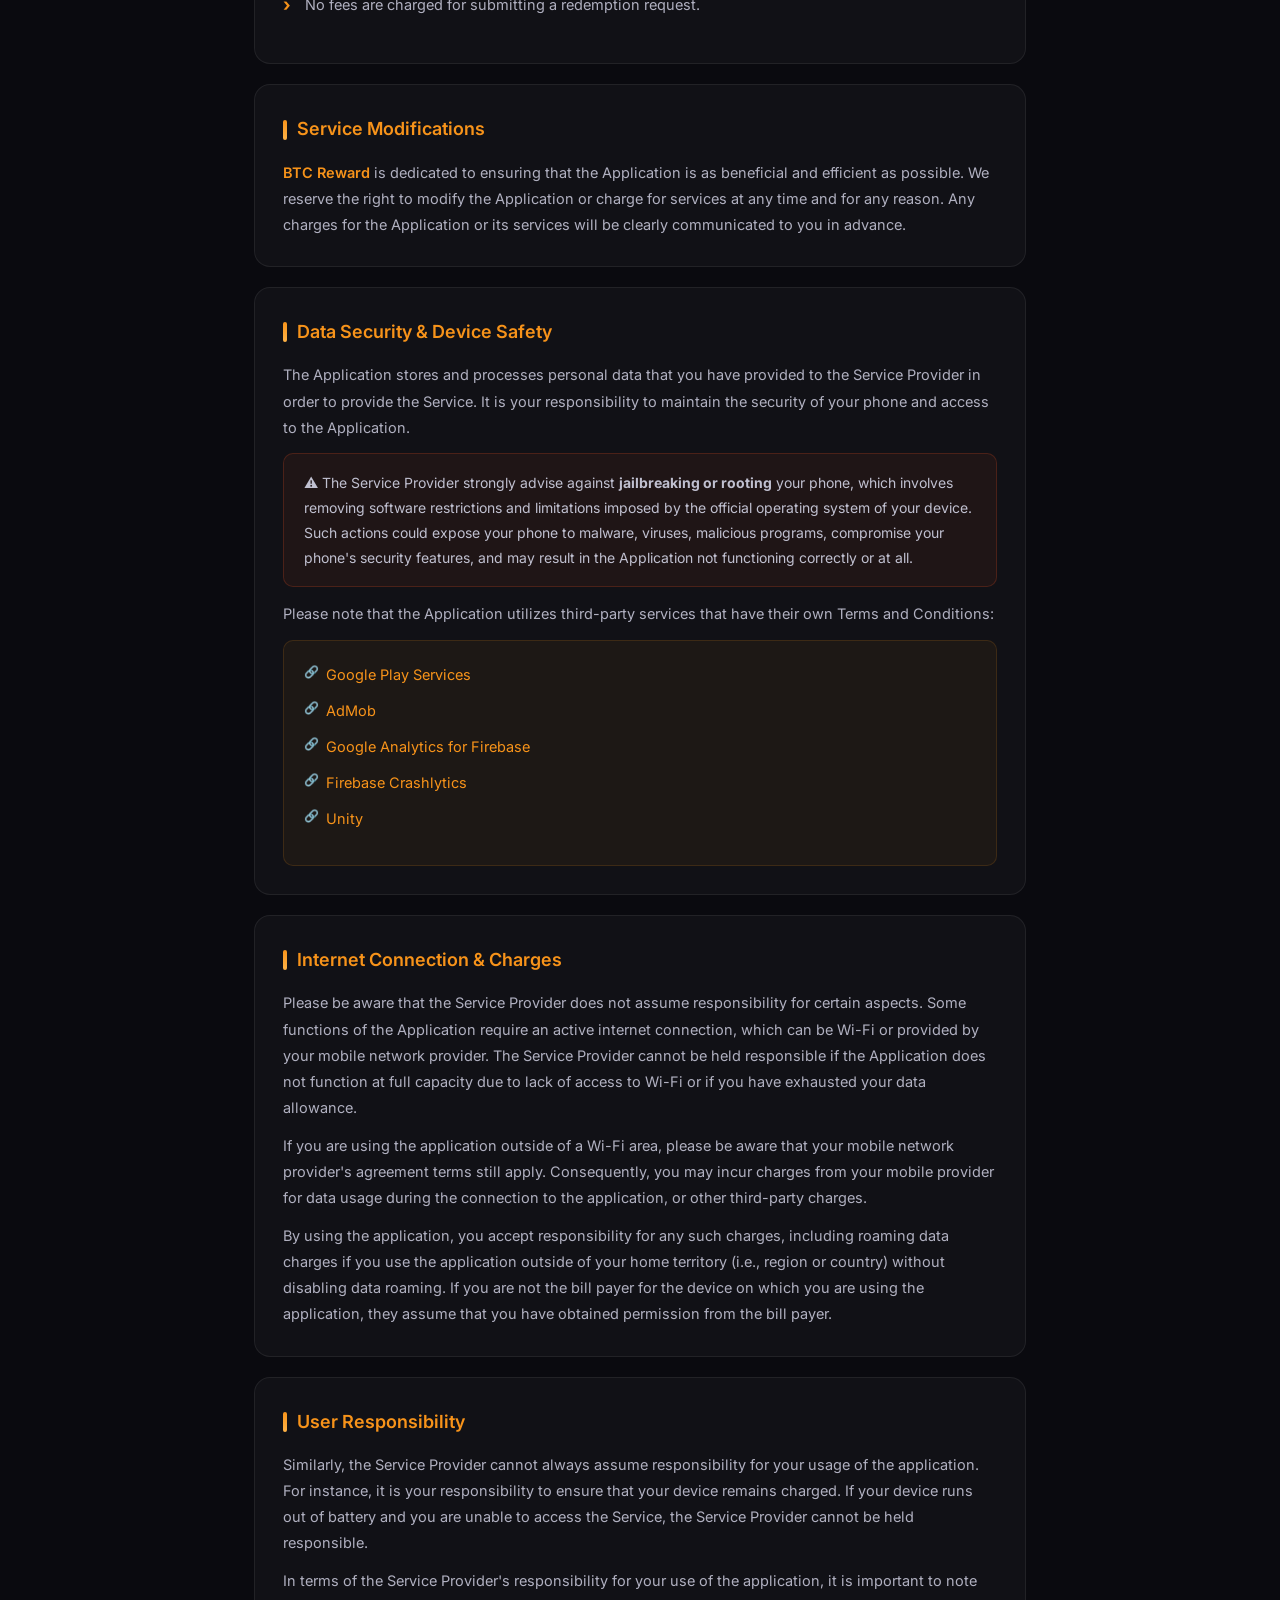
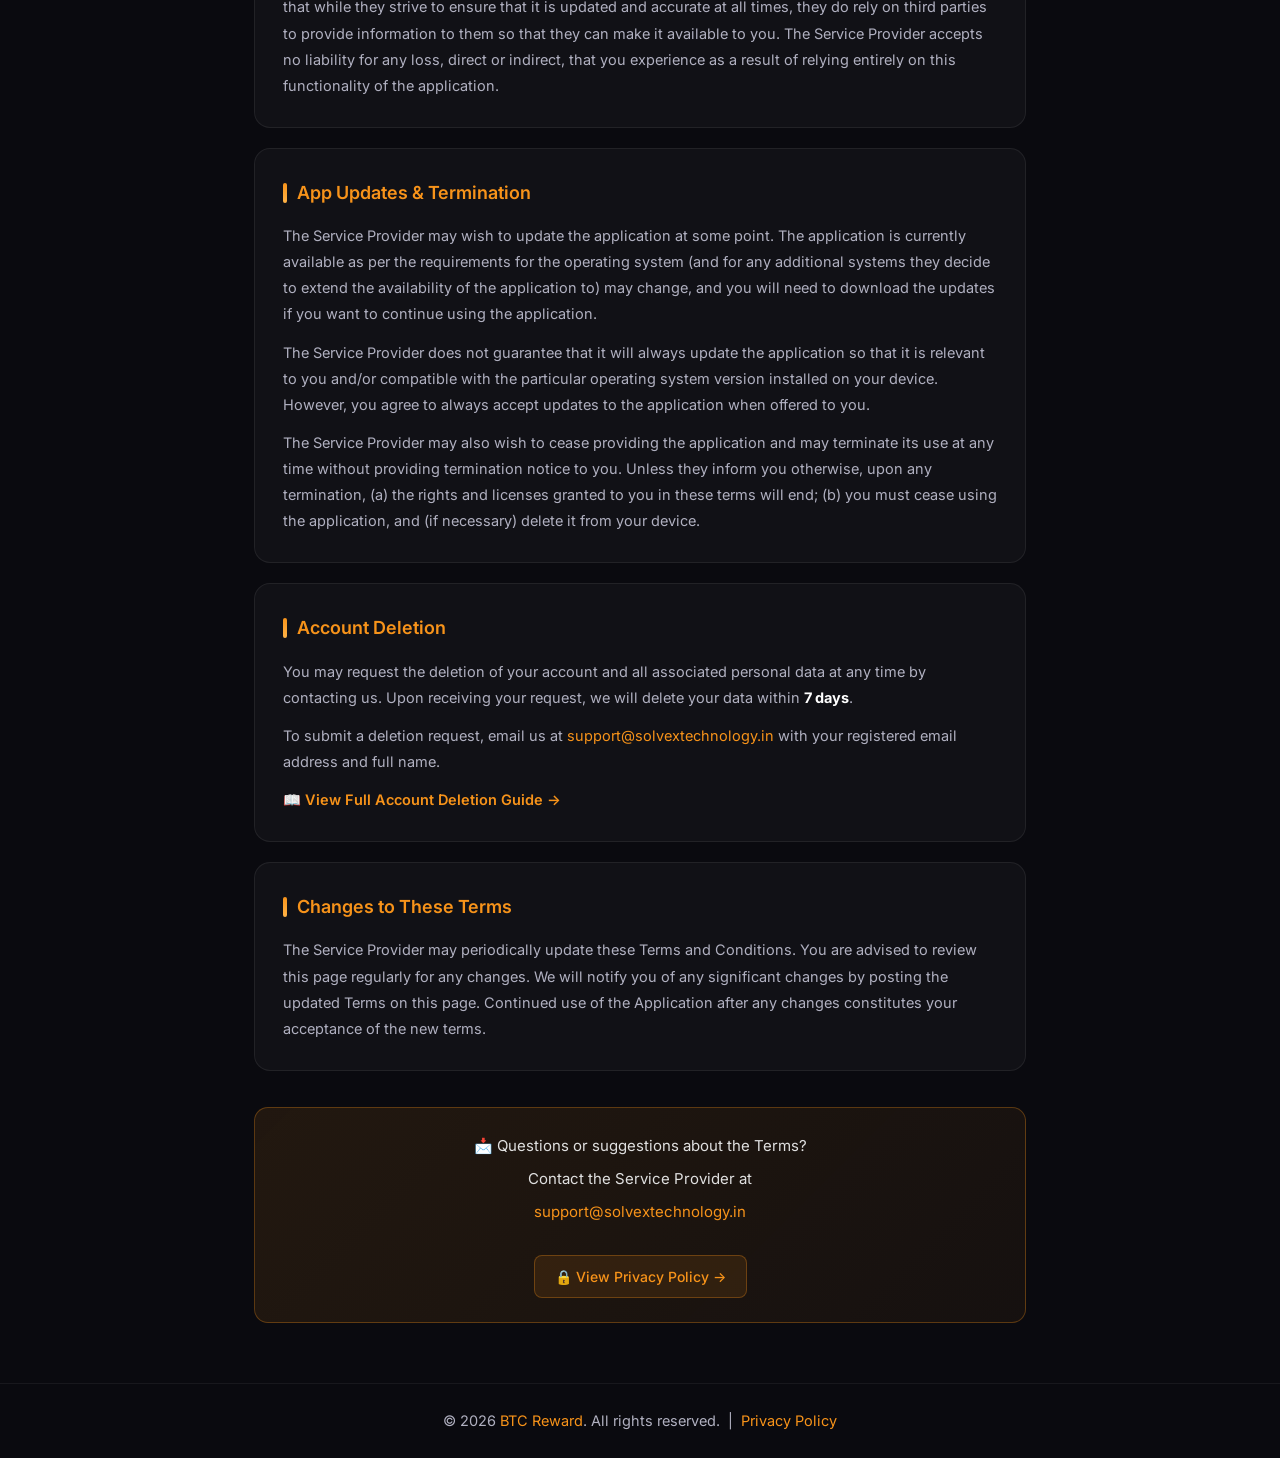
<file: terms.html>
<!DOCTYPE html>
<html lang="en">

<head>
    <meta charset="UTF-8">
    <meta name="viewport" content="width=device-width, initial-scale=1.0">
    <title>Terms of Use - BTC Reward App</title>
    <meta name="description" content="Terms of Use for the BTC Reward App. Please read carefully before using our app.">
    <meta name="robots" content="index, follow">
    <link rel="icon" type="image/png" href="App logo/new_logo_48x48.png">
    <link href="https://fonts.googleapis.com/css2?family=Inter:wght@300;400;500;600;700&display=swap" rel="stylesheet">
    <style>
        * { margin: 0; padding: 0; box-sizing: border-box; }

        body {
            font-family: 'Inter', sans-serif;
            background: #0a0a0f;
            color: #e0e0e0;
            line-height: 1.8;
            min-height: 100vh;
        }

        .header {
            background: linear-gradient(135deg, #1a1a2e 0%, #16213e 50%, #0f3460 100%);
            padding: 40px 20px;
            text-align: center;
            border-bottom: 1px solid rgba(247, 147, 26, 0.3);
            position: relative;
            overflow: hidden;
        }

        .header::before {
            content: '';
            position: absolute;
            top: -50%; left: -50%;
            width: 200%; height: 200%;
            background: radial-gradient(circle, rgba(247,147,26,0.08) 0%, transparent 70%);
            animation: pulse 4s ease-in-out infinite;
        }

        @keyframes pulse {
            0%, 100% { transform: scale(1); opacity: 0.5; }
            50% { transform: scale(1.1); opacity: 1; }
        }

        .header-logo {
            display: flex;
            align-items: center;
            justify-content: center;
            gap: 14px;
            margin-bottom: 16px;
            position: relative;
            z-index: 1;
        }

        .header-logo img {
            width: 56px; height: 56px;
            border-radius: 14px;
            border: 2px solid rgba(247,147,26,0.5);
            box-shadow: 0 0 20px rgba(247,147,26,0.3);
        }

        .header-logo span {
            font-size: 26px;
            font-weight: 700;
            background: linear-gradient(135deg, #f7931a, #ffb347);
            -webkit-background-clip: text;
            -webkit-text-fill-color: transparent;
            background-clip: text;
        }

        .header h1 {
            font-size: 32px;
            font-weight: 700;
            color: #ffffff;
            position: relative;
            z-index: 1;
            margin-bottom: 8px;
        }

        .header .subtitle {
            color: rgba(255,255,255,0.5);
            font-size: 14px;
            position: relative;
            z-index: 1;
        }

        .badge {
            display: inline-block;
            background: rgba(247,147,26,0.15);
            border: 1px solid rgba(247,147,26,0.4);
            color: #f7931a;
            font-size: 12px;
            font-weight: 600;
            padding: 4px 14px;
            border-radius: 20px;
            margin-top: 10px;
            position: relative;
            z-index: 1;
        }

        .container {
            max-width: 820px;
            margin: 0 auto;
            padding: 40px 24px 60px;
        }

        .effective-date {
            background: rgba(247,147,26,0.08);
            border: 1px solid rgba(247,147,26,0.2);
            border-radius: 10px;
            padding: 12px 18px;
            font-size: 13px;
            color: #f7931a;
            margin-bottom: 36px;
        }

        .intro {
            background: rgba(255,255,255,0.03);
            border-left: 3px solid #f7931a;
            border-radius: 0 12px 12px 0;
            padding: 20px 24px;
            margin-bottom: 28px;
            color: #c0c0d0;
            font-size: 14.5px;
        }

        .section {
            background: rgba(255,255,255,0.03);
            border: 1px solid rgba(255,255,255,0.07);
            border-radius: 16px;
            padding: 28px;
            margin-bottom: 20px;
            transition: border-color 0.3s;
        }

        .section:hover { border-color: rgba(247,147,26,0.25); }

        .section h2 {
            font-size: 18px;
            font-weight: 600;
            color: #f7931a;
            margin-bottom: 14px;
            display: flex;
            align-items: center;
            gap: 10px;
        }

        .section h2::before {
            content: '';
            display: inline-block;
            width: 4px; height: 20px;
            background: linear-gradient(#f7931a, #ffb347);
            border-radius: 2px;
        }

        p {
            color: #b0b0c0;
            font-size: 14.5px;
            margin-bottom: 12px;
        }

        p:last-child { margin-bottom: 0; }

        ul {
            list-style: none;
            padding-left: 0;
            margin-bottom: 12px;
        }

        ul li {
            color: #b0b0c0;
            font-size: 14.5px;
            padding: 5px 0 5px 22px;
            position: relative;
        }

        ul li::before {
            content: '›';
            position: absolute;
            left: 0;
            color: #f7931a;
            font-size: 18px;
            font-weight: 700;
            line-height: 1.4;
        }

        a { color: #f7931a; text-decoration: none; }
        a:hover { text-decoration: underline; }

        .highlight { color: #f7931a; font-weight: 600; }

        .third-party-links {
            background: rgba(247,147,26,0.05);
            border: 1px solid rgba(247,147,26,0.15);
            border-radius: 10px;
            padding: 16px 20px;
            margin-top: 12px;
        }

        .third-party-links ul li::before { content: '🔗'; font-size: 12px; top: 7px; }

        .warning-box {
            background: rgba(255, 87, 34, 0.06);
            border: 1px solid rgba(255, 87, 34, 0.2);
            border-radius: 10px;
            padding: 16px 20px;
            margin-top: 12px;
        }

        .warning-box p { color: #c0c0d0; font-size: 14px; }

        .contact-box {
            background: linear-gradient(135deg, rgba(247,147,26,0.1), rgba(247,147,26,0.05));
            border: 1px solid rgba(247,147,26,0.3);
            border-radius: 14px;
            padding: 24px;
            text-align: center;
            margin-top: 36px;
        }

        .contact-box p { font-size: 15px; color: #e0e0e0; margin-bottom: 6px; }

        .nav-link {
            display: inline-block;
            margin-top: 24px;
            background: rgba(247,147,26,0.1);
            border: 1px solid rgba(247,147,26,0.3);
            color: #f7931a;
            padding: 8px 20px;
            border-radius: 8px;
            font-size: 14px;
            font-weight: 500;
            text-decoration: none;
            transition: background 0.2s;
        }

        .nav-link:hover { background: rgba(247,147,26,0.2); text-decoration: none; }

        footer {
            text-align: center;
            padding: 24px;
            color: rgba(255,255,255,0.3);
            font-size: 13px;
            border-top: 1px solid rgba(255,255,255,0.06);
        }

        @media (max-width: 600px) {
            .header h1 { font-size: 24px; }
            .container { padding: 24px 16px 40px; }
            .section { padding: 20px; }
        }
    </style>
</head>

<body>

    <div class="header">
        <div class="header-logo">
            <img src="App logo/new_logo_72x72.png" alt="BTC Reward Logo">
            <span>BTC Reward</span>
        </div>
        <h1>Terms of Use</h1>
        <p class="subtitle">Please read these terms carefully before using the app</p>
        <div class="badge">📋 Last Updated: 21 May 2026</div>
    </div>

    <div class="container">

        <div class="effective-date">
            📅 These terms and conditions are effective as of <strong>21 May 2026</strong> &nbsp;|&nbsp; Last updated: <strong>21 May 2026</strong>
        </div>

        <div class="intro">
            These terms and conditions apply to the <span class="highlight">BTC Reward</span> app (hereby referred to as "Application") for mobile devices, developed by <strong style="color:#fff;">Solvex Technology</strong> (hereby referred to as "Service Provider") as a Free service.
        </div>

        <div class="section">
            <h2>Agreement to Terms</h2>
            <p>Upon downloading or utilizing the Application, you are automatically agreeing to the following terms. It is strongly advised that you thoroughly read and understand these terms prior to using the Application.</p>
            <p>Unauthorized copying or modification of the Application, any part of the Application, or our trademarks is strictly prohibited. Any attempts to extract the source code, translate the Application into other languages, or create derivative versions are not permitted. All trademarks, copyrights, database rights, and other intellectual property rights related to the Application remain the property of <strong style="color:#fff;">Solvex Technology</strong>.</p>
        </div>

        <div class="section">
            <h2>About This App</h2>
            <p><span class="highlight">BTC Reward</span> is a <strong style="color:#fff;">reward-based simulation game</strong> for entertainment purposes.</p>
            <ul>
                <li>All BTC balances shown in the app are <strong style="color:#fff;">in-game currency</strong> and do not represent real cryptocurrency.</li>
                <li>The app is <strong style="color:#fff;">not a financial product</strong>, cryptocurrency exchange, wallet, or investment platform.</li>
                <li>Users earn BTC points by watching rewarded ads, completing tasks, and daily check-ins.</li>
                <li>This app does <strong style="color:#fff;">not perform real Bitcoin computing</strong> or blockchain operations.</li>
            </ul>
        </div>

        <div class="section">
            <h2>Rewards &amp; Redemption Policy</h2>
            <div class="warning-box">
                <p>⚠️ <strong>Important:</strong> BTC shown in the app is in-game currency only. Any redemption is a voluntary promotional goodwill reward — not a guaranteed payout or financial service.</p>
            </div>
            <ul style="margin-top:14px;">
                <li>Users who reach the minimum threshold may submit a <strong style="color:#fff;">redemption request</strong> through the app.</li>
                <li>Requests are <strong style="color:#fff;">manually reviewed</strong> by our team. Approved requests may be fulfilled as a <strong style="color:#fff;">promotional goodwill reward</strong> (such as gift cards or equivalent in-app recognition) at our sole discretion.</li>
                <li>Redemption is <strong style="color:#fff;">not guaranteed</strong> and may be declined if fraud, bot usage, or abuse is detected.</li>
                <li>This is a <strong style="color:#fff;">voluntary promotional program</strong>, not a financial service or guaranteed income.</li>
                <li>Approved requests are typically processed within <strong style="color:#fff;">48–72 hours</strong> after verification.</li>
                <li>No fees are charged for submitting a redemption request.</li>
            </ul>
        </div>

        <div class="section">
            <h2>Service Modifications</h2>
            <p><span class="highlight">BTC Reward</span> is dedicated to ensuring that the Application is as beneficial and efficient as possible. We reserve the right to modify the Application or charge for services at any time and for any reason. Any charges for the Application or its services will be clearly communicated to you in advance.</p>
        </div>

        <div class="section">
            <h2>Data Security & Device Safety</h2>
            <p>The Application stores and processes personal data that you have provided to the Service Provider in order to provide the Service. It is your responsibility to maintain the security of your phone and access to the Application.</p>
            <div class="warning-box">
                <p>⚠️ The Service Provider strongly advise against <strong>jailbreaking or rooting</strong> your phone, which involves removing software restrictions and limitations imposed by the official operating system of your device. Such actions could expose your phone to malware, viruses, malicious programs, compromise your phone's security features, and may result in the Application not functioning correctly or at all.</p>
            </div>
            <p style="margin-top:14px;">Please note that the Application utilizes third-party services that have their own Terms and Conditions:</p>
            <div class="third-party-links">
                <ul>
                    <li><a href="https://policies.google.com/terms" target="_blank" rel="noopener">Google Play Services</a></li>
                    <li><a href="https://developers.google.com/admob/terms" target="_blank" rel="noopener">AdMob</a></li>
                    <li><a href="https://firebase.google.com/terms/analytics" target="_blank" rel="noopener">Google Analytics for Firebase</a></li>
                    <li><a href="https://firebase.google.com/terms/crashlytics" target="_blank" rel="noopener">Firebase Crashlytics</a></li>
                    <li><a href="https://unity.com/legal/terms-of-service" target="_blank" rel="noopener">Unity</a></li>
                </ul>
            </div>
        </div>

        <div class="section">
            <h2>Internet Connection & Charges</h2>
            <p>Please be aware that the Service Provider does not assume responsibility for certain aspects. Some functions of the Application require an active internet connection, which can be Wi-Fi or provided by your mobile network provider. The Service Provider cannot be held responsible if the Application does not function at full capacity due to lack of access to Wi-Fi or if you have exhausted your data allowance.</p>
            <p>If you are using the application outside of a Wi-Fi area, please be aware that your mobile network provider's agreement terms still apply. Consequently, you may incur charges from your mobile provider for data usage during the connection to the application, or other third-party charges.</p>
            <p>By using the application, you accept responsibility for any such charges, including roaming data charges if you use the application outside of your home territory (i.e., region or country) without disabling data roaming. If you are not the bill payer for the device on which you are using the application, they assume that you have obtained permission from the bill payer.</p>
        </div>

        <div class="section">
            <h2>User Responsibility</h2>
            <p>Similarly, the Service Provider cannot always assume responsibility for your usage of the application. For instance, it is your responsibility to ensure that your device remains charged. If your device runs out of battery and you are unable to access the Service, the Service Provider cannot be held responsible.</p>
            <p>In terms of the Service Provider's responsibility for your use of the application, it is important to note that while they strive to ensure that it is updated and accurate at all times, they do rely on third parties to provide information to them so that they can make it available to you. The Service Provider accepts no liability for any loss, direct or indirect, that you experience as a result of relying entirely on this functionality of the application.</p>
        </div>

        <div class="section">
            <h2>App Updates & Termination</h2>
            <p>The Service Provider may wish to update the application at some point. The application is currently available as per the requirements for the operating system (and for any additional systems they decide to extend the availability of the application to) may change, and you will need to download the updates if you want to continue using the application.</p>
            <p>The Service Provider does not guarantee that it will always update the application so that it is relevant to you and/or compatible with the particular operating system version installed on your device. However, you agree to always accept updates to the application when offered to you.</p>
            <p>The Service Provider may also wish to cease providing the application and may terminate its use at any time without providing termination notice to you. Unless they inform you otherwise, upon any termination, (a) the rights and licenses granted to you in these terms will end; (b) you must cease using the application, and (if necessary) delete it from your device.</p>
        </div>

        <div class="section">
            <h2>Account Deletion</h2>
            <p>You may request the deletion of your account and all associated personal data at any time by contacting us. Upon receiving your request, we will delete your data within <strong style="color:#fff;">7 days</strong>.</p>
            <p>To submit a deletion request, email us at <a href="mailto:support@solvextechnology.in">support@solvextechnology.in</a> with your registered email address and full name.</p>
            <p style="margin-top:12px;">
                📖 <a href="delete-account.html" style="color:#f7931a; font-weight:600;">View Full Account Deletion Guide →</a>
            </p>
        </div>

        <div class="section">
            <h2>Changes to These Terms</h2>
            <p>The Service Provider may periodically update these Terms and Conditions. You are advised to review this page regularly for any changes. We will notify you of any significant changes by posting the updated Terms on this page. Continued use of the Application after any changes constitutes your acceptance of the new terms.</p>
        </div>

        <div class="contact-box">
            <p>📩 Questions or suggestions about the Terms?</p>
            <p>Contact the Service Provider at</p>
            <p><a href="mailto:support@solvextechnology.in">support@solvextechnology.in</a></p>
            <a href="privacy.html" class="nav-link">🔒 View Privacy Policy →</a>
        </div>

    </div>

    <footer>
        <p>&copy; 2026 <a href="index.html">BTC Reward</a>. All rights reserved. &nbsp;|&nbsp; <a href="privacy.html">Privacy Policy</a></p>
    </footer>

</body>
</html>
</file>
<file: styles.css>
/* Reset and Base Styles */
* {
    margin: 0;
    padding: 0;
    box-sizing: border-box;
}

body {
    font-family: 'Poppins', sans-serif;
    line-height: 1.6;
    color: #333;
    overflow-x: hidden;
}

.container {
    max-width: 1200px;
    margin: 0 auto;
    padding: 0 20px;
}

/* Navigation */
.navbar {
    position: sticky;
    top: 0;
    width: 100%;
    background: rgba(255, 255, 255, 0.95);
    -webkit-backdrop-filter: blur(10px);
    backdrop-filter: blur(10px);
    z-index: 1000;
    padding: 1rem 0;
    transition: all 0.3s ease;
}

.nav-container {
    max-width: 1200px;
    margin: 0 auto;
    padding: 0 20px;
    display: flex;
    justify-content: space-between;
    align-items: center;
}

.nav-logo {
    text-decoration: none;
    color: inherit;
    display: flex;
    align-items: center;
    gap: 0.5rem;
    font-size: 1.5rem;
    font-weight: 700;
}

.nav-logo i {
    margin-right: 0.5rem;
    font-size: 2rem;
}

.nav-menu {
    display: flex;
    list-style: none;
    gap: 2rem;
}

.nav-menu a {
    text-decoration: none;
    color: #333;
    font-weight: 500;
    transition: color 0.3s ease;
}

.nav-menu a:hover {
    color: #f7931a;
}

.hamburger {
    display: none;
    flex-direction: column;
    cursor: pointer;
}

.hamburger span {
    width: 25px;
    height: 3px;
    background: #333;
    margin: 3px 0;
    transition: 0.3s;
}

/* Hero Section */
.hero {
    padding-top: 60px;
    min-height: 70vh;
    padding-bottom: 0.5rem;
    background: linear-gradient(135deg, #667eea 0%, #764ba2 100%);
    display: flex;
    align-items: center;
    justify-content: center;
}

.hero-container {
    max-width: 600px;
    margin: 0 auto;
    padding: 0 1rem;
    display: flex;
    flex-direction: column;
    align-items: center;
    justify-content: center;
}

.hero-content {
    background: rgba(255, 255, 255, 0.13);
    border-radius: 24px;
    box-shadow: 0 6px 32px rgba(103, 126, 234, 0.10);
    padding: 2.2rem 1.2rem 2.5rem 1.2rem;
    margin-bottom: 1.2rem;
    width: 100%;
    text-align: center;
    position: relative;
}

.hero-content h1 {
    font-size: 2.2rem;
    font-weight: 800;
    color: #fff;
    margin-bottom: 1.1rem;
    line-height: 1.15;
    text-shadow: 0 2px 12px rgba(103, 126, 234, 0.13);
    letter-spacing: 0.5px;
}

.hero-content p {
    font-size: 1.1rem;
    color: #f3e9ff;
    margin-bottom: 1.5rem;
    font-weight: 500;
}

.hero-logo-img {
    display: block;
    margin: 0 auto 1.2rem auto;
    width: 90px;
    height: 90px;
    max-width: 30vw;
    max-height: 30vw;
    object-fit: contain;
    border-radius: 18px;
    box-shadow: 0 4px 24px rgba(247, 147, 26, 0.13);
    background: #fffbe6;
    border: 2px solid #fff;
}

.hero-stats {
    display: flex;
    flex-direction: row;
    justify-content: center;
    gap: 0.7rem;
    margin-bottom: 1.2rem;
}

.stat {
    background: #fff;
    color: #333;
    border-radius: 50px;
    box-shadow: 0 2px 8px rgba(103, 126, 234, 0.07);
    padding: 0.5rem 1.1rem;
    min-width: 70px;
    font-size: 1rem;
    display: flex;
    flex-direction: column;
    align-items: center;
    font-weight: 600;
    border: 1.5px solid #f3e9ff;
}

.stat h3 {
    color: #f7931a;
    font-size: 1.1rem;
    margin-bottom: 0.1rem;
    font-weight: 700;
}

.stat p {
    color: #666;
    font-size: 0.8rem;
    margin-bottom: 0;
    font-weight: 500;
}

.hero-buttons {
    margin-top: 1.1rem;
}

.btn-primary {
    width: 100%;
    font-size: 1.2rem;
    padding: 1.1rem 0;
    border-radius: 16px;
    box-shadow: 0 2px 12px rgba(247, 147, 26, 0.13);
    letter-spacing: 0.5px;
    background: linear-gradient(90deg, #f7931a 60%, #ffb347 100%);
    color: #fff;
    font-weight: 700;
    border: none;
    transition: background 0.3s, transform 0.2s;
}

.btn-primary:hover {
    background: linear-gradient(90deg, #ffb347 0%, #f7931a 100%);
    color: #fff;
    transform: translateY(-2px) scale(1.03);
}

.hero-image {
    display: flex;
    justify-content: center;
    align-items: center;
}

.computing-animation {
    position: relative;
    width: 180px;
    height: 180px;
    display: flex;
    justify-content: center;
    align-items: center;
}

.bitcoin-symbol {
    font-size: 8rem;
    color: #f7931a;
    animation: pulse 2s infinite;
}

.computing-particles {
    position: absolute;
    width: 100%;
    height: 100%;
    border: 2px solid rgba(247, 147, 26, 0.3);
    border-radius: 50%;
    animation: rotate 10s linear infinite;
}

.computing-particles::before,
.computing-particles::after {
    content: '';
    position: absolute;
    width: 10px;
    height: 10px;
    background: #f7931a;
    border-radius: 50%;
    animation: particle 3s infinite;
}

.computing-particles::before {
    top: 0;
    left: 50%;
    transform: translateX(-50%);
}

.computing-particles::after {
    bottom: 0;
    left: 50%;
    transform: translateX(-50%);
}

@keyframes pulse {

    0%,
    100% {
        transform: scale(1);
    }

    50% {
        transform: scale(1.1);
    }
}

@keyframes rotate {
    from {
        transform: rotate(0deg);
    }

    to {
        transform: rotate(360deg);
    }
}

@keyframes particle {

    0%,
    100% {
        opacity: 1;
        transform: scale(1);
    }

    50% {
        opacity: 0.5;
        transform: scale(1.5);
    }
}

/* Features Section */
.features {
    padding: 1.1rem 0 2rem 0;
    background: #f8f9fa;
}

.features h2 {
    text-align: center;
    font-size: 2.1rem;
    font-weight: 800;
    margin-bottom: 2.2rem;
    color: #333;
    letter-spacing: 0.5px;
}

.features-grid {
    display: grid;
    grid-template-columns: repeat(3, 1fr);
    gap: 1.1rem;
}

.feature-card {
    background: linear-gradient(135deg, #fffbe6 60%, #f8f9fa 100%);
    padding: 1.3rem 1.1rem 1.1rem 1.1rem;
    border-radius: 22px;
    text-align: center;
    box-shadow: 0 4px 18px rgba(103, 126, 234, 0.08);
    transition: transform 0.3s, box-shadow 0.3s;
    border: 1.5px solid #f3e9ff;
    display: flex;
    flex-direction: column;
    align-items: center;
    min-height: 220px;
}

.feature-card:hover {
    transform: translateY(-6px) scale(1.03);
    box-shadow: 0 8px 32px rgba(247, 147, 26, 0.13);
}

.feature-icon {
    width: 64px;
    height: 64px;
    background: linear-gradient(135deg, #f7931a 60%, #ffb347 100%);
    border-radius: 50%;
    display: flex;
    align-items: center;
    justify-content: center;
    margin: 0 auto 1.1rem auto;
    box-shadow: 0 2px 8px rgba(247, 147, 26, 0.10);
}

.feature-icon i {
    font-size: 2rem;
    color: #fff;
}

.feature-card h3 {
    font-size: 1.2rem;
    font-weight: 700;
    margin-bottom: 0.7rem;
    color: #333;
}

.feature-card p {
    color: #666;
    line-height: 1.6;
    font-size: 1rem;
}

/* App Download Section */
.app-download {
    padding: 2.5rem 0 2rem 0;
    background: #f8f9fa;
}

.app-content {
    background: #fff;
    border-radius: 22px;
    box-shadow: 0 4px 24px rgba(103, 126, 234, 0.08);
    padding: 2.2rem 1.2rem 2.2rem 1.2rem;
    display: flex;
    flex-direction: row;
    gap: 2.5rem;
    align-items: center;
    max-width: 900px;
    margin: 0 auto;
}

.app-text {
    flex: 2;
}

.app-text h2 {
    font-size: 2.1rem;
    font-weight: 800;
    margin-bottom: 1.2rem;
    color: #333;
    letter-spacing: 0.5px;
}

.app-text p {
    color: #555;
    margin-bottom: 1.1rem;
    font-size: 1.08rem;
    line-height: 1.7;
}

.app-features {
    display: flex;
    flex-wrap: wrap;
    gap: 0.7rem;
    margin-bottom: 1.2rem;
}

.app-feature {
    background: linear-gradient(135deg, #fffbe6 60%, #f8f9fa 100%);
    color: #333;
    border-radius: 50px;
    box-shadow: 0 2px 8px rgba(103, 126, 234, 0.07);
    padding: 0.4rem 1rem;
    font-size: 0.98rem;
    display: flex;
    align-items: center;
    gap: 0.5rem;
    font-weight: 600;
    border: 1.5px solid #f3e9ff;
}

.app-feature i {
    color: #f7931a;
    font-size: 1.2rem;
    background: #fff;
    border-radius: 50%;
    padding: 0.3rem;
    box-shadow: 0 1px 4px rgba(247, 147, 26, 0.10);
}

.app-image {
    flex: 1;
    display: flex;
    flex-direction: column;
    align-items: center;
    justify-content: center;
    gap: 1.2rem;
}

.app-logo {
    width: 64px;
    height: 64px;
    object-fit: contain;
    border-radius: 16px;
    box-shadow: 0 2px 8px rgba(247, 147, 26, 0.13);
    background: #fffbe6;
    border: 1.5px solid #fff;
    margin-bottom: 0.7rem;
}

.screenshot-slider {
    width: 180px;
    height: 360px;
    border-radius: 18px;
    box-shadow: 0 10px 30px rgba(0, 0, 0, 0.13);
    background: #222;
    margin: 0 auto;
}

.slider-images {
    border-radius: 18px;
}

.screenshot {
    border-radius: 18px;
}

.slider-btn {
    width: 32px;
    height: 32px;
    font-size: 1.1rem;
}

@media (max-width: 768px) {
    .app-content {
        flex-direction: column;
        gap: 1.2rem;
        padding: 1.2rem 0.5rem 1.2rem 0.5rem;
    }

    .app-image {
        margin-top: 1.2rem;
    }

    .app-features {
        gap: 0.3rem;
    }

    .screenshot-slider {
        width: 120px;
        height: 240px;
        border-radius: 10px;
    }

    .slider-images,
    .screenshot {
        border-radius: 10px;
    }

    .app-logo {
        width: 38px;
        height: 38px;
        border-radius: 8px;
    }

    .hero {
        padding-bottom: 0.2rem;
    }

    .features {
        padding: 0.5rem 0 0.7rem 0;
    }

    .features-grid {
        grid-template-columns: 1fr;
    }
}

@media (max-width: 480px) {
    .app-download {
        padding: 1.1rem 0 0.7rem 0;
    }

    .app-content {
        padding: 0.7rem 0.2rem 0.7rem 0.2rem;
        border-radius: 13px;
        gap: 0.7rem;
    }

    .app-text h2 {
        font-size: 1.1rem;
        margin-bottom: 0.7rem;
    }

    .app-text p {
        font-size: 0.95rem;
        margin-bottom: 0.7rem;
    }

    .app-features {
        gap: 0.15rem;
        margin-bottom: 0.7rem;
    }

    .app-feature {
        padding: 0.2rem 0.5rem;
        font-size: 0.8rem;
        border-radius: 20px;
    }

    .app-logo {
        width: 28px;
        height: 28px;
        border-radius: 5px;
    }

    .screenshot-slider {
        width: 70px;
        height: 140px;
        border-radius: 6px;
    }

    .slider-images,
    .screenshot {
        border-radius: 6px;
    }

    .slider-btn {
        width: 22px;
        height: 22px;
        font-size: 0.8rem;
    }
}

/* Pricing Section */
.pricing {
    padding: 5rem 0;
    background: white;
}

.pricing h2 {
    text-align: center;
    font-size: 2.5rem;
    font-weight: 700;
    margin-bottom: 3rem;
    color: #333;
}

.pricing-grid {
    display: grid;
    grid-template-columns: repeat(auto-fit, minmax(300px, 1fr));
    gap: 2rem;
}

.pricing-card {
    background: white;
    border: 2px solid #e9ecef;
    border-radius: 15px;
    padding: 2rem;
    text-align: center;
    transition: all 0.3s ease;
    position: relative;
}

.pricing-card.featured {
    border-color: #f7931a;
    transform: scale(1.05);
    box-shadow: 0 20px 40px rgba(247, 147, 26, 0.2);
}

.pricing-card:hover {
    transform: translateY(-10px);
    box-shadow: 0 20px 40px rgba(0, 0, 0, 0.1);
}

.pricing-header h3 {
    font-size: 1.5rem;
    font-weight: 600;
    margin-bottom: 1rem;
    color: #333;
}

.price {
    margin-bottom: 2rem;
}

.currency {
    font-size: 1.5rem;
    color: #f7931a;
    font-weight: 600;
}

.amount {
    font-size: 3rem;
    font-weight: 700;
    color: #333;
}

.period {
    font-size: 1rem;
    color: #666;
}

.pricing-features {
    list-style: none;
    margin-bottom: 2rem;
}

.pricing-features li {
    padding: 0.5rem 0;
    color: #666;
}

.pricing-features i {
    color: #28a745;
    margin-right: 0.5rem;
}

/* About Section */
.about {
    padding: 2.5rem 0 2rem 0;
    background: #f8f9fa;
}

.about-content {
    background: #fff;
    border-radius: 22px;
    box-shadow: 0 4px 24px rgba(103, 126, 234, 0.08);
    padding: 2.2rem 1.2rem 2.2rem 1.2rem;
    display: flex;
    flex-direction: row;
    gap: 2.5rem;
    align-items: center;
    max-width: 900px;
    margin: 0 auto;
}

.about-text {
    flex: 2;
}

.about-text h2 {
    font-size: 2.1rem;
    font-weight: 800;
    margin-bottom: 1.2rem;
    color: #333;
    letter-spacing: 0.5px;
}

.about-text p {
    color: #555;
    margin-bottom: 1.1rem;
    font-size: 1.08rem;
    line-height: 1.7;
}

.about-stats {
    display: flex;
    gap: 1.1rem;
    margin-top: 1.2rem;
}

.about-stat {
    background: linear-gradient(135deg, #fffbe6 60%, #f8f9fa 100%);
    color: #333;
    border-radius: 50px;
    box-shadow: 0 2px 8px rgba(103, 126, 234, 0.07);
    padding: 0.5rem 1.1rem;
    min-width: 70px;
    font-size: 1rem;
    display: flex;
    flex-direction: column;
    align-items: center;
    font-weight: 600;
    border: 1.5px solid #f3e9ff;
}

.about-stat h4 {
    color: #f7931a;
    font-size: 1.1rem;
    margin-bottom: 0.1rem;
    font-weight: 700;
}

.about-stat p {
    color: #666;
    font-size: 0.8rem;
    margin-bottom: 0;
    font-weight: 500;
}

.about-image {
    flex: 1;
    display: flex;
    justify-content: center;
    align-items: center;
}

.data-center {
    position: relative;
    width: 120px;
    height: 120px;
    background: #fffbe6;
    border-radius: 18px;
    box-shadow: 0 2px 12px rgba(247, 147, 26, 0.10);
    display: flex;
    align-items: center;
    justify-content: center;
}

.data-center i {
    font-size: 2.5rem;
    color: #f7931a;
}

.server-racks {
    position: absolute;
    width: 100%;
    height: 100%;
}

.rack {
    position: absolute;
    width: 24px;
    height: 48px;
    background: linear-gradient(135deg, #333, #666);
    border-radius: 5px;
    animation: glow 3s infinite;
}

.rack:nth-child(1) {
    top: 20%;
    left: 20%;
    animation-delay: 0s;
}

.rack:nth-child(2) {
    top: 40%;
    right: 20%;
    animation-delay: 1s;
}

.rack:nth-child(3) {
    bottom: 20%;
    left: 50%;
    transform: translateX(-50%);
    animation-delay: 2s;
}

@keyframes glow {

    0%,
    100% {
        box-shadow: 0 0 10px rgba(247, 147, 26, 0.3);
    }

    50% {
        box-shadow: 0 0 20px rgba(247, 147, 26, 0.6);
    }
}

/* Contact Section */
.contact {
    padding: 2.5rem 0 2rem 0;
    background: #f8f9fa;
}

.contact-content {
    background: #fff;
    border-radius: 22px;
    box-shadow: 0 4px 24px rgba(103, 126, 234, 0.08);
    padding: 2.2rem 1.2rem 2.2rem 1.2rem;
    display: flex;
    flex-direction: row;
    gap: 2.5rem;
    align-items: flex-start;
    max-width: 900px;
    margin: 0 auto;
}

.contact-info {
    flex: 1;
    display: flex;
    flex-direction: column;
    gap: 1.2rem;
}

.contact-item {
    display: flex;
    align-items: center;
    gap: 1rem;
    background: linear-gradient(135deg, #fffbe6 60%, #f8f9fa 100%);
    border-radius: 16px;
    padding: 0.7rem 1rem;
    box-shadow: 0 2px 8px rgba(103, 126, 234, 0.07);
    border: 1.5px solid #f3e9ff;
}

.contact-item i {
    width: 38px;
    height: 38px;
    background: #f7931a;
    color: white;
    border-radius: 50%;
    display: flex;
    align-items: center;
    justify-content: center;
    font-size: 1.2rem;
    box-shadow: 0 1px 4px rgba(247, 147, 26, 0.10);
}

.contact-item h4 {
    font-size: 1.1rem;
    font-weight: 700;
    margin-bottom: 0.2rem;
    color: #333;
}

.contact-item p {
    color: #666;
    font-size: 0.98rem;
    margin-bottom: 0;
}

.contact-form {
    flex: 1;
    display: flex;
    flex-direction: column;
    gap: 1.1rem;
    background: #f8f9fa;
    border-radius: 16px;
    padding: 1.2rem 1rem;
    box-shadow: 0 2px 8px rgba(103, 126, 234, 0.05);
    border: 1.5px solid #f3e9ff;
}

.form-group input,
.form-group textarea {
    width: 100%;
    padding: 0.9rem;
    border: 2px solid #e9ecef;
    border-radius: 10px;
    font-size: 1rem;
    transition: border-color 0.3s ease;
    background: #fff;
}

.form-group input:focus,
.form-group textarea:focus {
    outline: none;
    border-color: #f7931a;
}

.btn-primary {
    background: linear-gradient(135deg, #f7931a 60%, #ffb347 100%);
    color: #fff;
    border: none;
    border-radius: 10px;
    padding: 0.9rem 1.5rem;
    font-size: 1.1rem;
    font-weight: 700;
    cursor: pointer;
    box-shadow: 0 2px 8px rgba(247, 147, 26, 0.10);
    transition: background 0.3s;
}

.btn-primary:hover {
    background: linear-gradient(135deg, #ffb347 60%, #f7931a 100%);
}

@media (max-width: 768px) {
    .contact-content {
        flex-direction: column;
        gap: 1.2rem;
        padding: 1.2rem 0.5rem 1.2rem 0.5rem;
    }

    .contact-info,
    .contact-form {
        padding: 0.7rem 0.2rem;
        border-radius: 10px;
    }
}

@media (max-width: 480px) {
    .contact {
        padding: 1.1rem 0 0.7rem 0;
    }

    .contact-content {
        padding: 0.7rem 0.2rem 0.7rem 0.2rem;
        border-radius: 13px;
        gap: 0.7rem;
    }

    .contact-item i {
        width: 28px;
        height: 28px;
        font-size: 1rem;
    }

    .contact-item {
        padding: 0.4rem 0.7rem;
        border-radius: 8px;
    }

    .contact-form {
        padding: 0.5rem 0.2rem;
        border-radius: 8px;
    }

    .form-group input,
    .form-group textarea {
        font-size: 0.95rem;
        padding: 0.7rem;
    }

    .btn-primary {
        font-size: 0.95rem;
        padding: 0.7rem 1.2rem;
    }
}

/* Footer */
.footer {
    padding: 1.5rem 0 0.7rem 0;
    background: #333;
    color: white;
}

.footer-content {
    display: grid;
    grid-template-columns: repeat(auto-fit, minmax(250px, 1fr));
    gap: 2rem;
    margin-bottom: 2rem;
}

.footer-logo {
    display: flex;
    align-items: center;
    font-size: 1.5rem;
    font-weight: 700;
    color: #f7931a;
    margin-bottom: 1rem;
}

.footer-logo i {
    margin-right: 0.5rem;
    font-size: 2rem;
}

.footer-section p {
    color: #ccc;
    margin-bottom: 1rem;
}

.social-links {
    display: flex;
    gap: 1rem;
}

.social-links a {
    width: 32px;
    height: 32px;
    display: flex;
    align-items: center;
    justify-content: center;
    text-decoration: none;
    transition: background 0.3s ease;
    background: transparent;
    border-radius: 0;
    padding: 0;
}

.social-links a:hover {
    background: #f3f3f3;
}

.social-links img {
    width: 28px;
    height: 28px;
    object-fit: contain;
    display: block;
}

.footer-section h4 {
    font-size: 1.2rem;
    font-weight: 600;
    margin-bottom: 1rem;
    color: white;
}

.footer-section ul {
    list-style: none;
}

.footer-section ul li {
    margin-bottom: 0.5rem;
}

.footer-section ul li a {
    color: #ccc;
    text-decoration: none;
    transition: color 0.3s ease;
}

.footer-section ul li a:hover {
    color: #f7931a;
}

.footer-bottom {
    text-align: center;
    padding-top: 2rem;
    border-top: 1px solid #555;
    color: #ccc;
}

/* Responsive Design */
@media (max-width: 768px) {
    .navbar {
        padding: 0.5rem 0;
        position: sticky;
        top: 0;
        width: 100vw;
        z-index: 1000;
    }

    .nav-container {
        padding: 0 8px;
        max-width: 100vw;
    }

    .nav-logo {
        font-size: 1.1rem;
        gap: 0.3rem;
    }

    .site-logo {
        height: 28px;
        width: 28px;
    }

    .hamburger {
        display: flex;
        margin-left: auto;
        z-index: 1101;
    }

    .nav-menu {
        position: fixed;
        top: 60px;
        right: 0;
        left: 0;
        background: #fff;
        flex-direction: column;
        gap: 1.2rem;
        align-items: flex-start;
        padding: 2.2rem 1.2rem 2.2rem 1.2rem;
        box-shadow: 0 8px 32px rgba(0, 0, 0, 0.13);
        transform: translateY(-120%);
        transition: transform 0.3s;
        z-index: 1100;
        width: 100vw;
        border-radius: 0 0 18px 18px;
    }

    .nav-menu.active {
        transform: translateY(0);
    }

    .nav-menu li {
        width: 100%;
    }

    .nav-menu a {
        font-size: 1.1rem;
        padding: 0.7rem 0.2rem;
        width: 100%;
        display: block;
    }

    .hero-container {
        grid-template-columns: 1fr;
        text-align: center;
    }

    .hero-content h1 {
        font-size: 2.5rem;
    }

    .hero-stats {
        justify-content: center;
    }

    .hero-buttons {
        justify-content: center;
        flex-wrap: wrap;
    }

    .app-content {
        grid-template-columns: 1fr;
        text-align: center;
    }

    .app-features {
        grid-template-columns: 1fr;
    }

    .download-buttons {
        justify-content: center;
        flex-wrap: wrap;
    }

    .app-stats {
        justify-content: center;
    }

    .about-content {
        flex-direction: column;
        gap: 1.2rem;
        padding: 1.2rem 0.5rem 1.2rem 0.5rem;
    }

    .about-image {
        margin-top: 1.2rem;
    }

    .about-stats {
        gap: 0.5rem;
    }

    .contact-content {
        grid-template-columns: 1fr;
    }

    .features-grid,
    .pricing-grid {
        grid-template-columns: 1fr;
    }

    .pricing-card.featured {
        transform: none;
    }

    .computing-animation {
        width: 100px;
        height: 100px;
    }
}

@media (max-width: 480px) {
    body {
        font-size: 15px;
    }

    .container {
        padding: 0 2px;
    }

    .hero {
        padding-top: 30px;
        min-height: 55vh;
        padding-bottom: 0.5rem;
    }

    .hero-container {
        padding: 0 2px;
        max-width: 100vw;
    }

    .hero-content {
        padding: 1.1rem 0.3rem 1.3rem 0.3rem;
        border-radius: 14px;
        margin-bottom: 0.7rem;
    }

    .hero-content h1 {
        font-size: 1.1rem;
        margin-bottom: 0.7rem;
    }

    .hero-content p {
        font-size: 0.95rem;
        margin-bottom: 1rem;
    }

    .hero-logo-img {
        width: 38px;
        height: 38px;
        max-width: 18vw;
        max-height: 18vw;
        border-radius: 7px;
        margin-bottom: 0.5rem;
    }

    .hero-stats {
        gap: 0.2rem;
        margin-bottom: 0.7rem;
    }

    .stat {
        padding: 0.25rem 0.5rem;
        min-width: 48px;
        font-size: 0.8rem;
        border-radius: 20px;
    }

    .stat h3 {
        font-size: 0.85rem;
    }

    .stat p {
        font-size: 0.65rem;
    }

    .hero-buttons {
        margin-top: 0.5rem;
    }

    .btn-primary {
        font-size: 1rem;
        padding: 0.7rem 0;
        border-radius: 8px;
    }

    .app-logo {
        width: 28px;
        height: 28px;
        margin-bottom: 0.5rem;
    }

    .screenshot-slider {
        width: 90vw;
        max-width: 120px;
        height: 200px;
    }

    .slider-btn {
        width: 28px;
        height: 28px;
        font-size: 1.1rem;
    }

    .app-content {
        gap: 1.2rem;
    }

    .app-text h2 {
        font-size: 1.1rem;
        margin-bottom: 0.7rem;
    }

    .app-text p {
        font-size: 0.95rem;
        margin-bottom: 1rem;
    }

    .app-features {
        gap: 0.3rem;
    }

    .app-feature span {
        font-size: 0.9rem;
    }

    .download-buttons {
        gap: 0.5rem;
    }

    .apk-content h2 {
        font-size: 1.1rem;
    }

    .apk-content p {
        font-size: 0.95rem;
    }

    .apk-btn {
        font-size: 0.95rem;
        padding: 0.7rem 1.2rem;
    }

    .footer-content {
        gap: 1rem;
    }

    .footer-logo .site-logo {
        height: 20px;
        width: 20px;
    }

    .site-logo {
        height: 20px;
        width: 20px;
    }

    .about {
        padding: 1.1rem 0 0.7rem 0;
    }

    .about-content {
        padding: 0.7rem 0.2rem 0.7rem 0.2rem;
        border-radius: 13px;
        gap: 0.7rem;
    }

    .about-text h2 {
        font-size: 1.1rem;
        margin-bottom: 0.7rem;
    }

    .about-text p {
        font-size: 0.95rem;
        margin-bottom: 0.7rem;
    }

    .about-stats {
        gap: 0.2rem;
        margin-top: 0.5rem;
    }

    .about-stat {
        padding: 0.25rem 0.5rem;
        min-width: 48px;
        font-size: 0.8rem;
        border-radius: 20px;
    }

    .about-stat h4 {
        font-size: 0.85rem;
    }

    .about-stat p {
        font-size: 0.65rem;
    }

    .data-center {
        width: 60px;
        height: 60px;
        border-radius: 7px;
    }

    .data-center i {
        font-size: 1.1rem;
    }

    .rack {
        width: 10px;
        height: 22px;
    }

    .contact-content {
        gap: 1rem;
    }

    .contact-item i {
        width: 32px;
        height: 32px;
        font-size: 1rem;
    }

    .form-group input,
    .form-group textarea {
        font-size: 0.95rem;
        padding: 0.7rem;
    }

    .highlight {
        font-size: 1rem;
        padding: 0 2px;
    }

    .computing-animation {
        width: 38px;
        height: 38px;
    }

    .computing-particles {
        border-width: 1px;
    }

    .features,
    .app-download,
    .about,
    .contact {
        padding: 1.2rem 0 0.7rem 0;
    }

    .footer {
        padding: 0.7rem 0 0.3rem 0;
    }
}

/* Screenshot Slider Styles */
.screenshot-slider {
    position: relative;
    width: 280px;
    height: 560px;
    margin: 0 auto;
    display: flex;
    align-items: center;
    justify-content: center;
}

.slider-images {
    width: 100%;
    height: 100%;
    position: relative;
    overflow: hidden;
    border-radius: 30px;
    box-shadow: 0 20px 40px rgba(0, 0, 0, 0.3);
    background: #222;
}

.screenshot {
    position: absolute;
    top: 0;
    left: 0;
    width: 100%;
    height: 100%;
    object-fit: cover;
    opacity: 0;
    transition: opacity 0.5s;
    z-index: 1;
    border-radius: 30px;
    box-shadow: 0 10px 30px rgba(0, 0, 0, 0.15);
}

.screenshot.active {
    opacity: 1;
    z-index: 2;
}

.slider-btn {
    position: absolute;
    top: 50%;
    transform: translateY(-50%);
    background: rgba(0, 0, 0, 0.4);
    color: #fff;
    border: none;
    border-radius: 50%;
    width: 40px;
    height: 40px;
    display: flex;
    align-items: center;
    justify-content: center;
    font-size: 1.5rem;
    cursor: pointer;
    z-index: 10;
    transition: background 0.3s;
}

.slider-btn:hover {
    background: #f7931a;
    color: #fff;
}

.slider-btn.prev {
    left: -50px;
}

.slider-btn.next {
    right: -50px;
}

@media (max-width: 768px) {
    .screenshot-slider {
        width: 200px;
        height: 400px;
    }

    .slider-btn.prev {
        left: -30px;
    }

    .slider-btn.next {
        right: -30px;
    }
}

@media (max-width: 480px) {
    .screenshot-slider {
        width: 120px;
        height: 240px;
    }

    .slider-btn.prev {
        left: -20px;
    }

    .slider-btn.next {
        right: -20px;
    }
}

/* APK Download Section */
.apk-download {
    padding: 4rem 0 5rem 0;
    background: #f8f9fa;
    text-align: center;
}

.apk-content h2 {
    font-size: 2rem;
    font-weight: 700;
    margin-bottom: 1rem;
    color: #333;
}

.apk-content p {
    color: #555;
    margin-bottom: 1.5rem;
    font-size: 1.1rem;
}

.apk-btn {
    display: inline-flex;
    align-items: center;
    gap: 0.7rem;
    background: #43a047;
    color: #fff;
    font-size: 1.2rem;
    font-weight: 600;
    padding: 1rem 2.5rem;
    border-radius: 50px;
    text-decoration: none;
    transition: background 0.3s, transform 0.2s;
    box-shadow: 0 4px 16px rgba(67, 160, 71, 0.15);
    margin-bottom: 1rem;
}

.apk-btn i {
    font-size: 2rem;
}

.apk-btn:hover {
    background: #388e3c;
    transform: translateY(-2px) scale(1.04);
}

.apk-note {
    color: #888;
    font-size: 0.95rem;
    margin-top: 0.5rem;
}

@media (max-width: 768px) {
    .apk-content h2 {
        font-size: 1.5rem;
    }

    .apk-btn {
        font-size: 1rem;
        padding: 0.8rem 1.5rem;
    }
}

.site-logo {
    height: 40px;
    width: 40px;
    object-fit: contain;
    margin-right: 0.5rem;
    vertical-align: middle;
}

.footer-logo .site-logo {
    height: 36px;
    width: 36px;
    margin-right: 0.5rem;
}

.app-logo {
    display: block;
    margin: 0 auto 1.5rem auto;
    width: 64px;
    height: 64px;
    object-fit: contain;
    border-radius: 16px;
    box-shadow: 0 4px 16px rgba(0, 0, 0, 0.10);
}

.highlight {
    color: #f7931a;
    font-weight: 700;
    background: linear-gradient(90deg, #fffbe6 60%, #ffe0b2 100%);
    padding: 0 4px;
    border-radius: 4px;
    box-shadow: 0 1px 4px rgba(247, 147, 26, 0.08);
    display: inline-block;
}

.hero-logo-img {
    display: block;
    margin: 0 auto 1.2rem auto;
    width: 120px;
    height: 120px;
    max-width: 40vw;
    max-height: 40vw;
    object-fit: contain;
    border-radius: 24px;
    box-shadow: 0 4px 24px rgba(247, 147, 26, 0.13);
    background: #fffbe6;
}

@media (max-width: 480px) {
    .hero-logo-img {
        width: 48px;
        height: 48px;
        max-width: 22vw;
        max-height: 22vw;
        border-radius: 12px;
        margin-bottom: 0.7rem;
    }
}

.iphone-frame {
    position: relative;
    width: 320px;
    height: 640px;
    background: #222;
    border-radius: 38px;
    box-shadow: 0 10px 30px rgba(0, 0, 0, 0.18), 0 2px 8px rgba(103, 126, 234, 0.08);
    border: 6px solid #222;
    margin: 0 auto;
    display: flex;
    align-items: center;
    justify-content: center;
}

.iphone-notch {
    position: absolute;
    top: 12px;
    left: 50%;
    transform: translateX(-50%);
    width: 110px;
    height: 20px;
    background: #111;
    border-radius: 0 0 16px 16px;
    z-index: 2;
}

.iphone-btn.left {
    position: absolute;
    left: -7px;
    top: 90px;
    width: 5px;
    height: 60px;
    background: #444;
    border-radius: 3px;
}

.iphone-btn.right {
    position: absolute;
    right: -7px;
    top: 180px;
    width: 5px;
    height: 40px;
    background: #444;
    border-radius: 3px;
}

.iphone-btn.right2 {
    position: absolute;
    right: -7px;
    top: 240px;
    width: 5px;
    height: 24px;
    background: #444;
    border-radius: 3px;
}

.iphone-inner {
    position: absolute;
    top: 28px;
    left: 16px;
    right: 16px;
    bottom: 28px;
    border-radius: 28px;
    overflow: hidden;
    background: #000;
    display: flex;
    align-items: center;
    justify-content: center;
}

.iphone-frame .screenshot-slider {
    position: static;
    width: 100%;
    height: 100%;
    box-shadow: none;
    background: transparent;
    border-radius: 0;
}

.iphone-frame .slider-images,
.iphone-frame .screenshot {
    border-radius: 0;
}

.iphone-frame .slider-btn {
    position: absolute;
    top: 50%;
    transform: translateY(-50%);
    background: rgba(0, 0, 0, 0.35);
    color: #fff;
    border: none;
    border-radius: 50%;
    width: 38px;
    height: 38px;
    display: flex;
    align-items: center;
    justify-content: center;
    font-size: 1.3rem;
    cursor: pointer;
    z-index: 10;
    transition: background 0.3s;
    box-shadow: 0 2px 8px rgba(0, 0, 0, 0.10);
}

.iphone-frame .slider-btn.prev {
    left: 10px;
}

.iphone-frame .slider-btn.next {
    right: 10px;
}

.iphone-frame .slider-btn:hover {
    background: #f7931a;
    color: #fff;
}

@media (max-width: 768px) {
    .iphone-frame {
        width: 200px;
        height: 400px;
        border-radius: 18px;
    }

    .iphone-notch {
        width: 60px;
        height: 10px;
        border-radius: 0 0 6px 6px;
        top: 4px;
    }

    .iphone-inner {
        top: 6px;
        left: 3px;
        right: 3px;
        bottom: 6px;
        border-radius: 10px;
    }

    .iphone-btn.left {
        top: 40px;
        height: 30px;
        width: 3px;
    }

    .iphone-btn.right {
        top: 80px;
        height: 18px;
        width: 3px;
    }

    .iphone-btn.right2 {
        top: 110px;
        height: 10px;
        width: 3px;
    }
}

.download-btn.ios {
    opacity: 0.7;
    cursor: not-allowed;
}

.contact-title {
    text-align: center;
    font-size: 2.1rem;
    font-weight: 800;
    margin-bottom: 1.2rem;
    color: #333;
    letter-spacing: 0.5px;
}

.about-logo-img {
    width: 48px;
    height: 48px;
    object-fit: contain;
    border-radius: 12px;
    box-shadow: 0 2px 8px rgba(247, 147, 26, 0.13);
    background: #fffbe6;
    border: 1.5px solid #fff;
}

.download-buttons {
    display: flex;
    gap: 1.2rem;
    margin-bottom: 0.5rem;
}

.download-btn {
    display: flex;
    align-items: center;
    gap: 0.7rem;
    padding: 0.85rem 1.7rem;
    border-radius: 12px;
    text-decoration: none;
    font-weight: 600;
    font-size: 1.08rem;
    transition: all 0.3s ease;
    box-shadow: 0 2px 8px rgba(103, 126, 234, 0.07);
    border: none;
}

.download-btn.android {
    background: linear-gradient(90deg, #f7931a 60%, #ffb347 100%);
    color: #fff;
}

.download-btn.android:hover {
    background: linear-gradient(90deg, #ffb347 0%, #f7931a 100%);
    color: #fff;
    transform: translateY(-2px) scale(1.04);
}

.download-btn.ios {
    background: linear-gradient(90deg, #444 60%, #888 100%);
    color: #fff;
    opacity: 0.7;
    cursor: not-allowed;
}

.download-btn.ios:hover {
    background: linear-gradient(90deg, #888 0%, #444 100%);
    color: #fff;
}

.blog-main {
    padding-top: 80px;
}

.blog-section {
    max-width: 900px;
    margin: 2rem auto;
    background: #fff;
    border-radius: 22px;
    box-shadow: 0 4px 24px rgba(103, 126, 234, 0.08);
    padding: 2.2rem 1.2rem;
}

.blog-back {
    color: #f7931a;
    text-decoration: underline;
    font-weight: 600;
    display: inline-block;
    margin-bottom: 1.2rem;
}

.blog-title {
    font-size: 2.2rem;
    font-weight: 800;
    margin-bottom: 0.7rem;
    color: #333;
}

.blog-subtitle {
    font-size: 1.5rem;
    font-weight: 700;
    margin: 2.5rem 0 1rem 0;
    color: #f7931a;
    text-align: center;
}

.blog-meta {
    color: #888;
    font-size: 1rem;
    margin-bottom: 1.2rem;
}

.blog-img {
    width: 120px;
    height: 120px;
    border-radius: 18px;
    margin: 1.2rem 0;
    box-shadow: 0 2px 8px rgba(247, 147, 26, 0.13);
    display: block;
}

.blog-p {
    color: #555;
    font-size: 1.08rem;
    margin-bottom: 1.1rem;
}

.blog-h2 {
    font-size: 1.3rem;
    color: #f7931a;
    margin-top: 2rem;
    margin-bottom: 0.7rem;
    font-weight: 700;
}

.blog-ul,
.blog-ol {
    color: #555;
    margin-bottom: 1.2rem;
    padding-left: 1.2rem;
}

.blog-cta {
    margin-top: 2rem;
    color: #333;
    font-weight: 600;
}

.blog-link {
    color: #f7931a;
    text-decoration: underline;
}

@media (max-width: 480px) {
    .blog-section {
        padding: 0.7rem 0.2rem;
        border-radius: 13px;
    }

    .blog-title {
        font-size: 1.1rem;
        margin-bottom: 0.7rem;
    }

    .blog-img {
        width: 60px;
        height: 60px;
        border-radius: 8px;
        margin: 0.7rem 0;
    }

    .blog-h2 {
        font-size: 1rem;
        margin-top: 1.1rem;
    }
}

/* Careers Page Styles */
.careers-main {
    padding-top: 80px;
}

.careers-hero {
    text-align: center;
    padding: 2.5rem 0 1.5rem 0;
    background: linear-gradient(135deg, #667eea 0%, #764ba2 100%);
    color: #fff;
}

.careers-hero-img {
    width: 64px;
    height: 64px;
    margin-bottom: 1rem;
}

.careers-hero-title {
    font-size: 2.5rem;
    font-weight: 800;
    margin-bottom: 0.7rem;
}

.careers-hero-desc {
    font-size: 1.2rem;
    max-width: 600px;
    margin: 0 auto;
}

.careers-content {
    max-width: 900px;
    margin: 2rem auto;
    background: #fff;
    border-radius: 22px;
    box-shadow: 0 4px 24px rgba(103, 126, 234, 0.08);
    padding: 2.2rem 1.2rem;
}

.careers-h2 {
    font-size: 2rem;
    font-weight: 700;
    color: #333;
    margin-bottom: 1.2rem;
}

.careers-h3 {
    font-size: 1.3rem;
    color: #f7931a;
    margin-top: 2rem;
}

.careers-ul {
    color: #555;
    margin-bottom: 1.2rem;
    font-size: 1.08rem;
    padding-left: 1.2rem;
}

.careers-p {
    color: #555;
    font-size: 1.08rem;
    margin-bottom: 1.1rem;
}

.careers-link {
    color: #f7931a;
    text-decoration: underline;
}

.careers-cta {
    margin-top: 2rem;
    color: #333;
    font-weight: 600;
}

@media (max-width: 600px) {
    .careers-content {
        padding: 1.2rem 0.5rem;
    }

    .careers-hero-title {
        font-size: 2rem;
    }

    .careers-hero-desc {
        font-size: 1rem;
    }
}

/* Blogger Feed Modern Styles */
#blogger-feed {
    display: flex;
    flex-direction: column;
    align-items: center;
    gap: 2rem;
    max-width: 700px;
    margin: 0 auto 2.5rem auto;
    padding: 0 1rem;
}

.blog-card {
    background: #fff;
    border-radius: 18px;
    box-shadow: 0 4px 24px rgba(103, 126, 234, 0.10);
    padding: 2rem 1.5rem 1.5rem 1.5rem;
    width: 100%;
    max-width: 600px;
    transition: box-shadow 0.3s, transform 0.2s;
    display: flex;
    flex-direction: column;
    align-items: flex-start;
    position: relative;
}

.blog-card:hover {
    box-shadow: 0 8px 32px rgba(103, 126, 234, 0.18);
    transform: translateY(-4px) scale(1.02);
}

.blog-card h3 {
    font-size: 1.4rem;
    font-weight: 700;
    color: #333;
    margin-bottom: 0.5rem;
}

.blog-card .blog-meta {
    font-size: 0.95rem;
    color: #f7931a;
    font-weight: 600;
    margin-bottom: 0.7rem;
}

.blog-card p {
    color: #555;
    font-size: 1.08rem;
    margin-bottom: 1.1rem;
}

.read-more {
    display: inline-block;
    background: linear-gradient(90deg, #667eea 60%, #764ba2 100%);
    color: #fff;
    font-weight: 600;
    padding: 0.6rem 1.3rem;
    border-radius: 50px;
    text-decoration: none;
    font-size: 1rem;
    transition: background 0.3s, transform 0.2s;
    box-shadow: 0 2px 8px rgba(103, 126, 234, 0.10);
}

.read-more:hover {
    background: linear-gradient(90deg, #f7931a 60%, #ffb347 100%);
    color: #fff;
    transform: translateY(-2px) scale(1.04);
}

.blog-title {
    font-size: 2.2rem;
    font-weight: 800;
    text-align: center;
    margin-bottom: 2.5rem;
    color: #333;
    letter-spacing: 0.5px;
}

@media (max-width: 600px) {
    #blogger-feed {
        gap: 1.2rem;
        padding: 0 0.2rem;
    }

    .blog-card {
        padding: 1.2rem 0.7rem 1rem 0.7rem;
    }

    .blog-title {
        font-size: 1.3rem;
        margin-bottom: 1.2rem;
    }
}

.load-more-btn {
    background: linear-gradient(135deg, #667eea 0%, #764ba2 100%);
    color: white;
    border: none;
    padding: 12px 24px;
    border-radius: 8px;
    cursor: pointer;
    font-weight: 600;
    transition: all 0.3s ease;
    margin: 20px auto;
    display: block;
}

.load-more-btn:disabled {
    opacity: 0.6;
    cursor: not-allowed;
}

.load-more-container {
    text-align: center;
    margin: 30px 0;
}

.d-none {
    display: none !important;
}

.cloud-cta {
    display: flex;
    flex-wrap: wrap;
    gap: 24px;
    align-items: center;
    justify-content: flex-start;
    margin: 1.2rem 0 1.2rem 0;
}

.cloud-cta .apk-btn {
    margin: 0;
    height: 48px;
    display: inline-flex;
    align-items: center;
    font-size: 1.15rem;
    padding-top: 0;
    padding-bottom: 0;
}

@media (max-width: 600px) {
    .cloud-cta {
        flex-direction: column;
        gap: 14px;
        align-items: stretch;
    }

    .cloud-cta .apk-btn,
    .cloud-cta .play-badge {
        width: 100%;
        justify-content: center;
    }
}

.play-badge {
    background: transparent !important;
    box-shadow: none !important;
    padding: 0 !important;
    border-radius: 0 !important;
}

.play-badge-img {
    background: transparent !important;
    height: 48px;
    width: auto;
    display: block;
}

.download-arrow {
    margin-left: 8px;
    font-size: 1.2em;
    vertical-align: middle;
}

.api-purchase {
    padding: 4rem 0 4rem 0;
    background: #f8f9fa;
    text-align: center;
}

.api-purchase h2 {
    font-size: 2rem;
    font-weight: 700;
    margin-bottom: 1rem;
    color: #333;
}

.api-purchase p {
    color: #555;
    margin-bottom: 1.2rem;
    font-size: 1.1rem;
}

.api-benefits {
    display: flex;
    flex-wrap: wrap;
    gap: 1.2rem;
    justify-content: center;
    margin-bottom: 1.5rem;
    list-style: none;
    padding: 0;
}

.api-benefits li {
    background: #fff;
    border-radius: 16px;
    box-shadow: 0 2px 8px rgba(103, 126, 234, 0.07);
    padding: 1rem 2rem;
    font-size: 1.08rem;
    color: #333;
    display: flex;
    align-items: center;
    gap: 0.7rem;
    min-width: 220px;
}

.api-benefits i {
    color: #f7931a;
    font-size: 1.3rem;
}

.api-purchase-form {
    display: flex;
    flex-direction: column;
    align-items: center;
    gap: 0.8rem;
    max-width: 400px;
    margin: 0 auto 1.2rem auto;
    background: #fff;
    padding: 2rem 1.5rem 1.5rem 1.5rem;
    border-radius: 18px;
    box-shadow: 0 2px 12px rgba(67, 160, 71, 0.08);
}

.api-purchase-form label {
    font-weight: 600;
    color: #333;
    align-self: flex-start;
    margin-bottom: 0.2rem;
}

.api-purchase-form input,
.api-purchase-form select {
    width: 100%;
    padding: 0.8rem;
    border-radius: 8px;
    border: 1.5px solid #ddd;
    font-size: 1.05rem;
    margin-bottom: 0.5rem;
    outline: none;
    transition: border 0.2s;
}

.api-purchase-form input:focus,
.api-purchase-form select:focus {
    border: 1.5px solid #f7931a;
}

.api-purchase-form .btn-primary {
    width: 100%;
    margin-top: 0.5rem;
}

.api-note {
    color: #888;
    font-size: 0.98rem;
    margin-top: 0.7rem;
}

@media (max-width: 600px) {
    .api-benefits {
        flex-direction: column;
        gap: 0.7rem;
    }

    .api-benefits li {
        min-width: 0;
        width: 100%;
        padding: 0.8rem 1rem;
    }

    .api-purchase-form {
        padding: 1.2rem 0.7rem 1rem 0.7rem;
    }

    .api-purchase h2 {
        font-size: 1.2rem;
    }
}

.software-section {
    padding: 4rem 0 3rem 0;
    background: #fff;
    text-align: center;
}

.software-section h1 {
    font-size: 2.1rem;
    font-weight: 700;
    margin-bottom: 1rem;
    color: #333;
}

.section-lead {
    color: #555;
    margin-bottom: 2rem;
    font-size: 1.1rem;
}

.software-grid {
    display: flex;
    flex-wrap: wrap;
    gap: 2rem;
    justify-content: center;
}

.software-card {
    background: #f8f9fa;
    border-radius: 18px;
    box-shadow: 0 2px 12px rgba(67, 160, 71, 0.08);
    padding: 2rem 1.5rem 1.5rem 1.5rem;
    max-width: 320px;
    min-width: 220px;
    flex: 1 1 260px;
    display: flex;
    flex-direction: column;
    align-items: center;
    transition: box-shadow 0.2s, transform 0.2s;
}

.software-card:hover {
    box-shadow: 0 6px 24px rgba(247, 147, 26, 0.13);
    transform: translateY(-4px) scale(1.03);
}

.software-img {
    width: 72px;
    height: 72px;
    object-fit: contain;
    border-radius: 16px;
    margin-bottom: 1rem;
    box-shadow: 0 2px 8px rgba(247, 147, 26, 0.10);
    background: #fffbe6;
}

.software-card h3 {
    font-size: 1.15rem;
    font-weight: 600;
    margin-bottom: 0.5rem;
    color: #222;
}

.software-card p {
    color: #666;
    font-size: 1rem;
    margin-bottom: 0.7rem;
}

.software-price {
    font-size: 1.1rem;
    font-weight: 700;
    color: #43a047;
    margin-bottom: 0.7rem;
}

.software-card .btn-primary {
    width: 100%;
    margin-top: 0.3rem;
}

@media (max-width: 900px) {
    .software-grid {
        flex-direction: column;
        gap: 1.2rem;
        align-items: center;
    }

    .software-card {
        max-width: 95vw;
        min-width: 0;
    }
}

.notice-bar {
    background: #fff3cd;
    color: #856404;
    font-weight: 600;
    text-align: center;
    padding: 1rem 0.5rem;
    font-size: 1.08rem;
    border-bottom: 2px solid #ffeeba;
    display: flex;
    align-items: center;
    justify-content: center;
    gap: 0.7rem;
    letter-spacing: 0.2px;
    z-index: 100;
}

.notice-bar i {
    color: #f7931a;
    font-size: 1.2em;
}

.notice-bar .notice-email {
    color: #f7931a;
    font-weight: 700;
    text-decoration: underline;
    margin-left: 4px;
    transition: color 0.2s;
}

.notice-bar .notice-email:hover {
    color: #d35400;
    text-decoration: underline;
}

@media (max-width: 600px) {
    .notice-bar {
        font-size: 1.05rem;
        padding: 1rem 1.2rem 1rem 1.2rem;
        text-align: center;
        word-break: break-word;
        flex-direction: column;
        gap: 0.5rem;
    }

    .notice-bar .notice-email {
        display: inline-block;
        margin: 0.3rem auto 0 auto;
        word-break: break-all;
        font-size: 1.08rem;
    }
}

.app-download-bar {
    display: flex;
    gap: 22px;
    justify-content: center;
    align-items: center;
    background: #fff;
    box-shadow: 0 2px 12px rgba(67, 160, 71, 0.08);
    padding: 1.1rem 0.5rem 1.1rem 0.5rem;
    border-bottom: 1.5px solid #f8f9fa;
    z-index: 99;
    position: relative;
}

.app-download-bar .play-badge-img {
    height: 48px;
    width: auto;
    display: block;
    background: transparent;
}

.app-download-bar .apk-btn {
    margin: 0;
    height: 48px;
    display: inline-flex;
    align-items: center;
    font-size: 1.15rem;
    padding-top: 0;
    padding-bottom: 0;
}

@media (max-width: 600px) {
    .app-download-bar {
        flex-direction: column;
        gap: 12px;
        align-items: stretch;
        padding: 0.7rem 1rem 0.7rem 1rem;
    }

    .app-download-bar .apk-btn,
    .app-download-bar .play-badge {
        width: 100%;
        justify-content: center;
    }
}

.app-free-note {
    background: #e8f5e9;
    color: #388e3c;
    font-weight: 600;
    text-align: center;
    padding: 0.8rem 0.5rem;
    font-size: 1.05rem;
    border-bottom: 1.5px solid #c8e6c9;
    display: flex;
    align-items: center;
    justify-content: center;
    gap: 0.7rem;
    letter-spacing: 0.2px;
}

.app-free-note i {
    color: #43a047;
    font-size: 1.15em;
}

@media (max-width: 600px) {
    .app-free-note {
        font-size: 0.97rem;
        padding: 0.6rem 1rem;
    }
}

.api-note-warning {
    color: #d35400;
    font-weight: 600;
    margin-top: 0.5rem;
    font-size: 1.01rem;
    display: flex;
    align-items: center;
    gap: 0.5rem;
}

.api-note-warning i {
    color: #e67e22;
    font-size: 1.1em;
}

.external-link-section {
    text-align: center;
    margin: 30px 0 10px 0;
}
</file>
